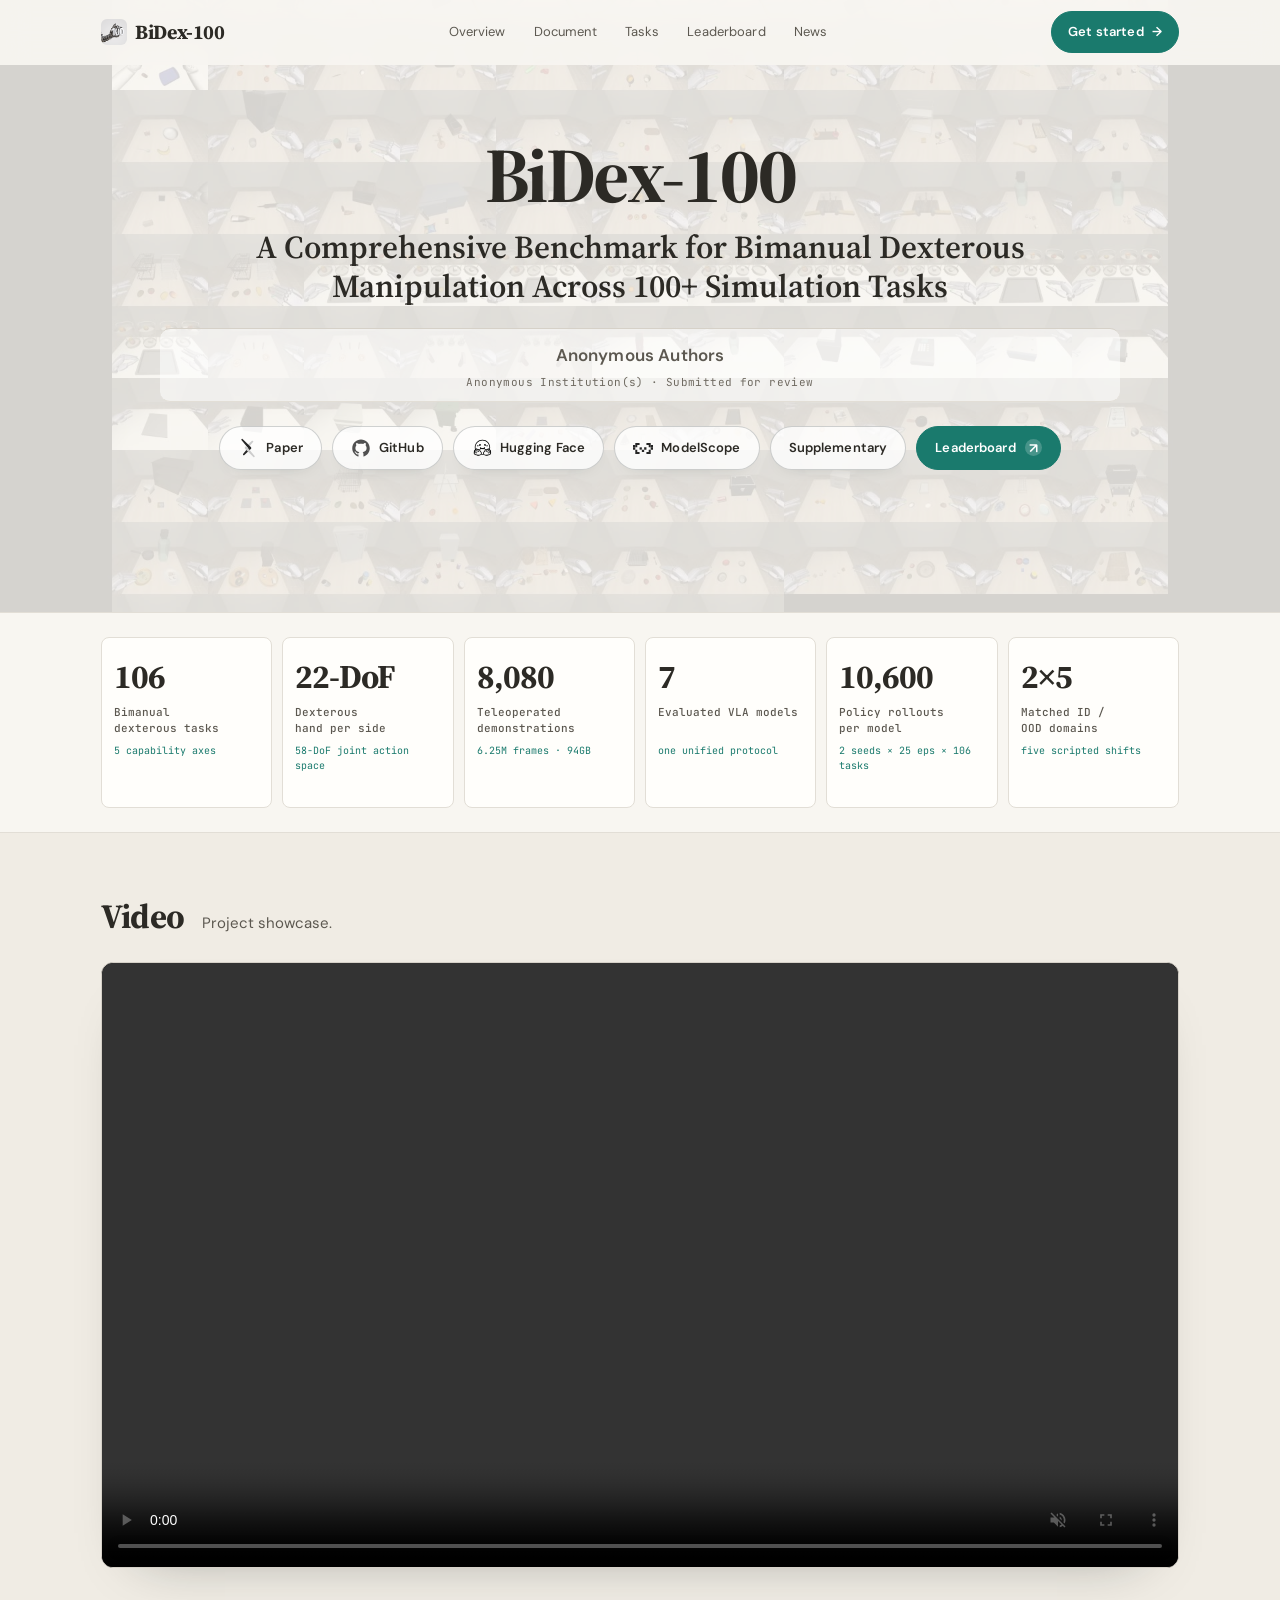
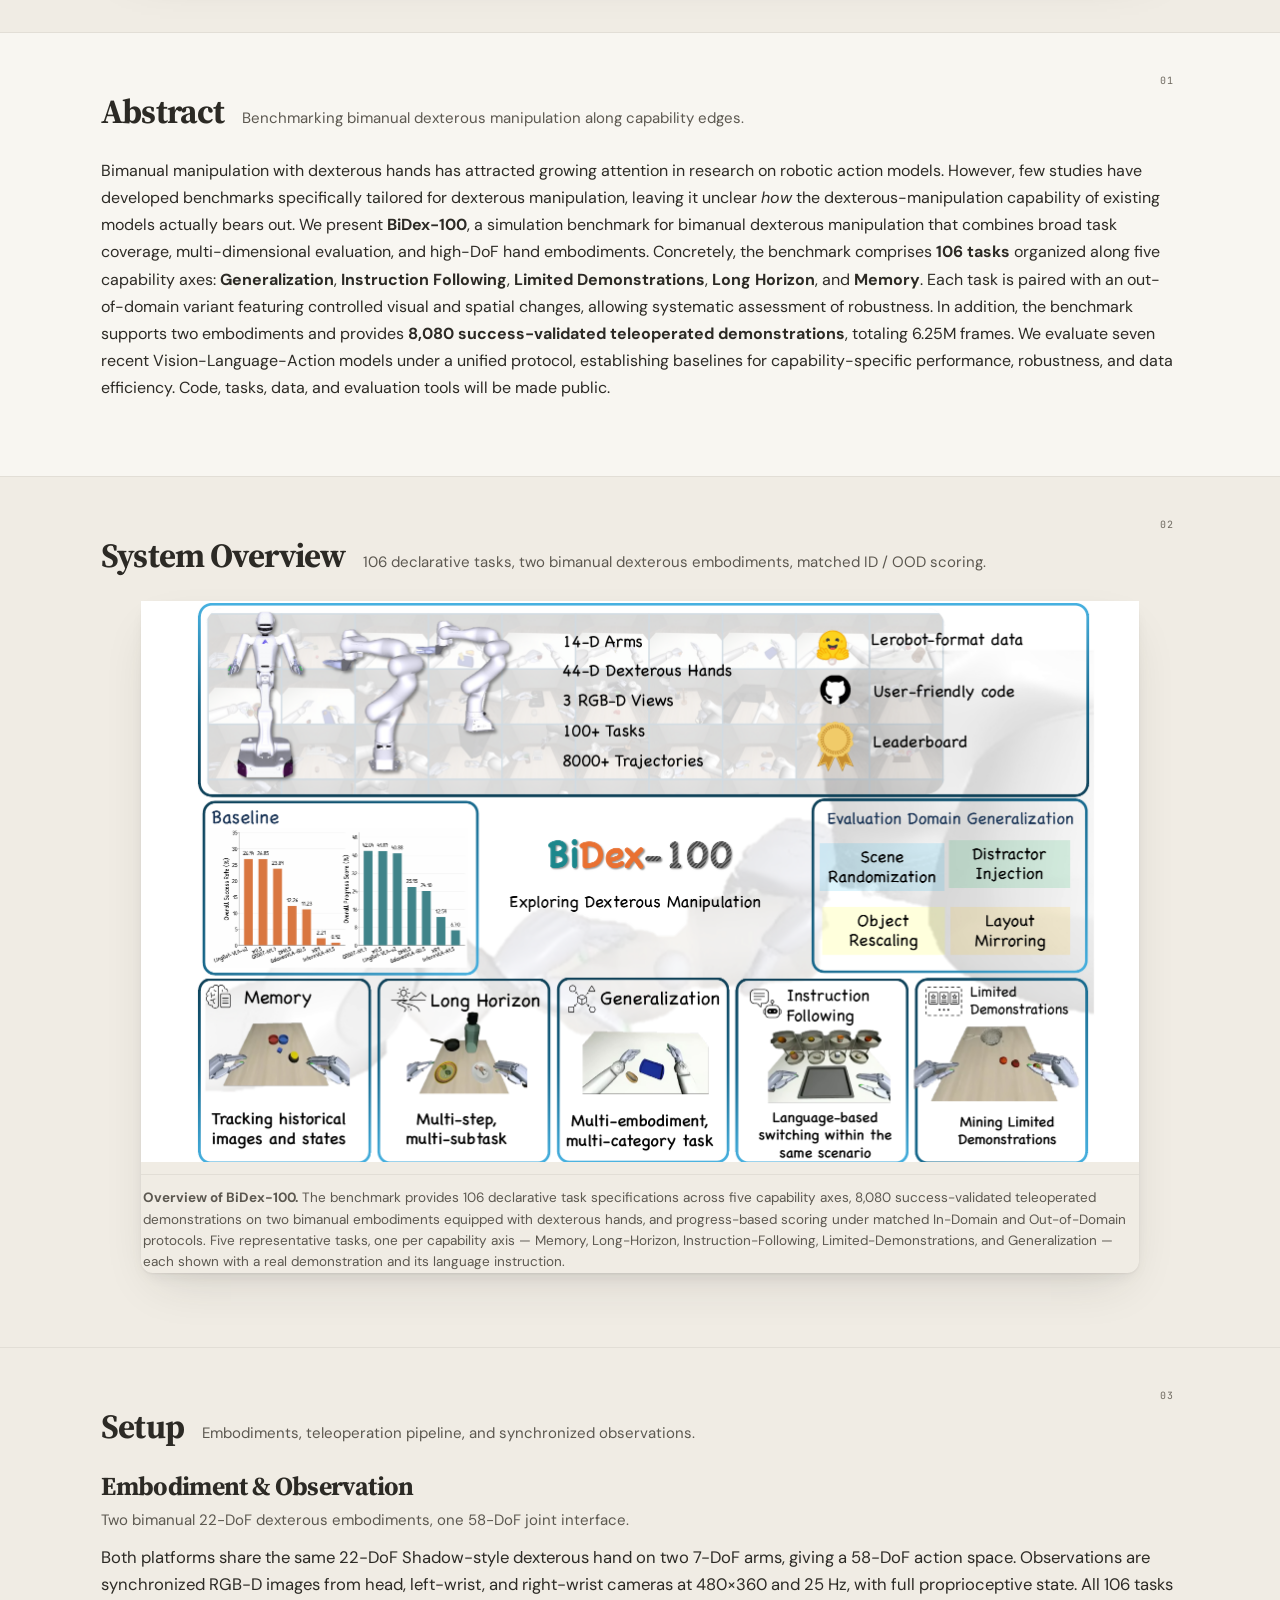
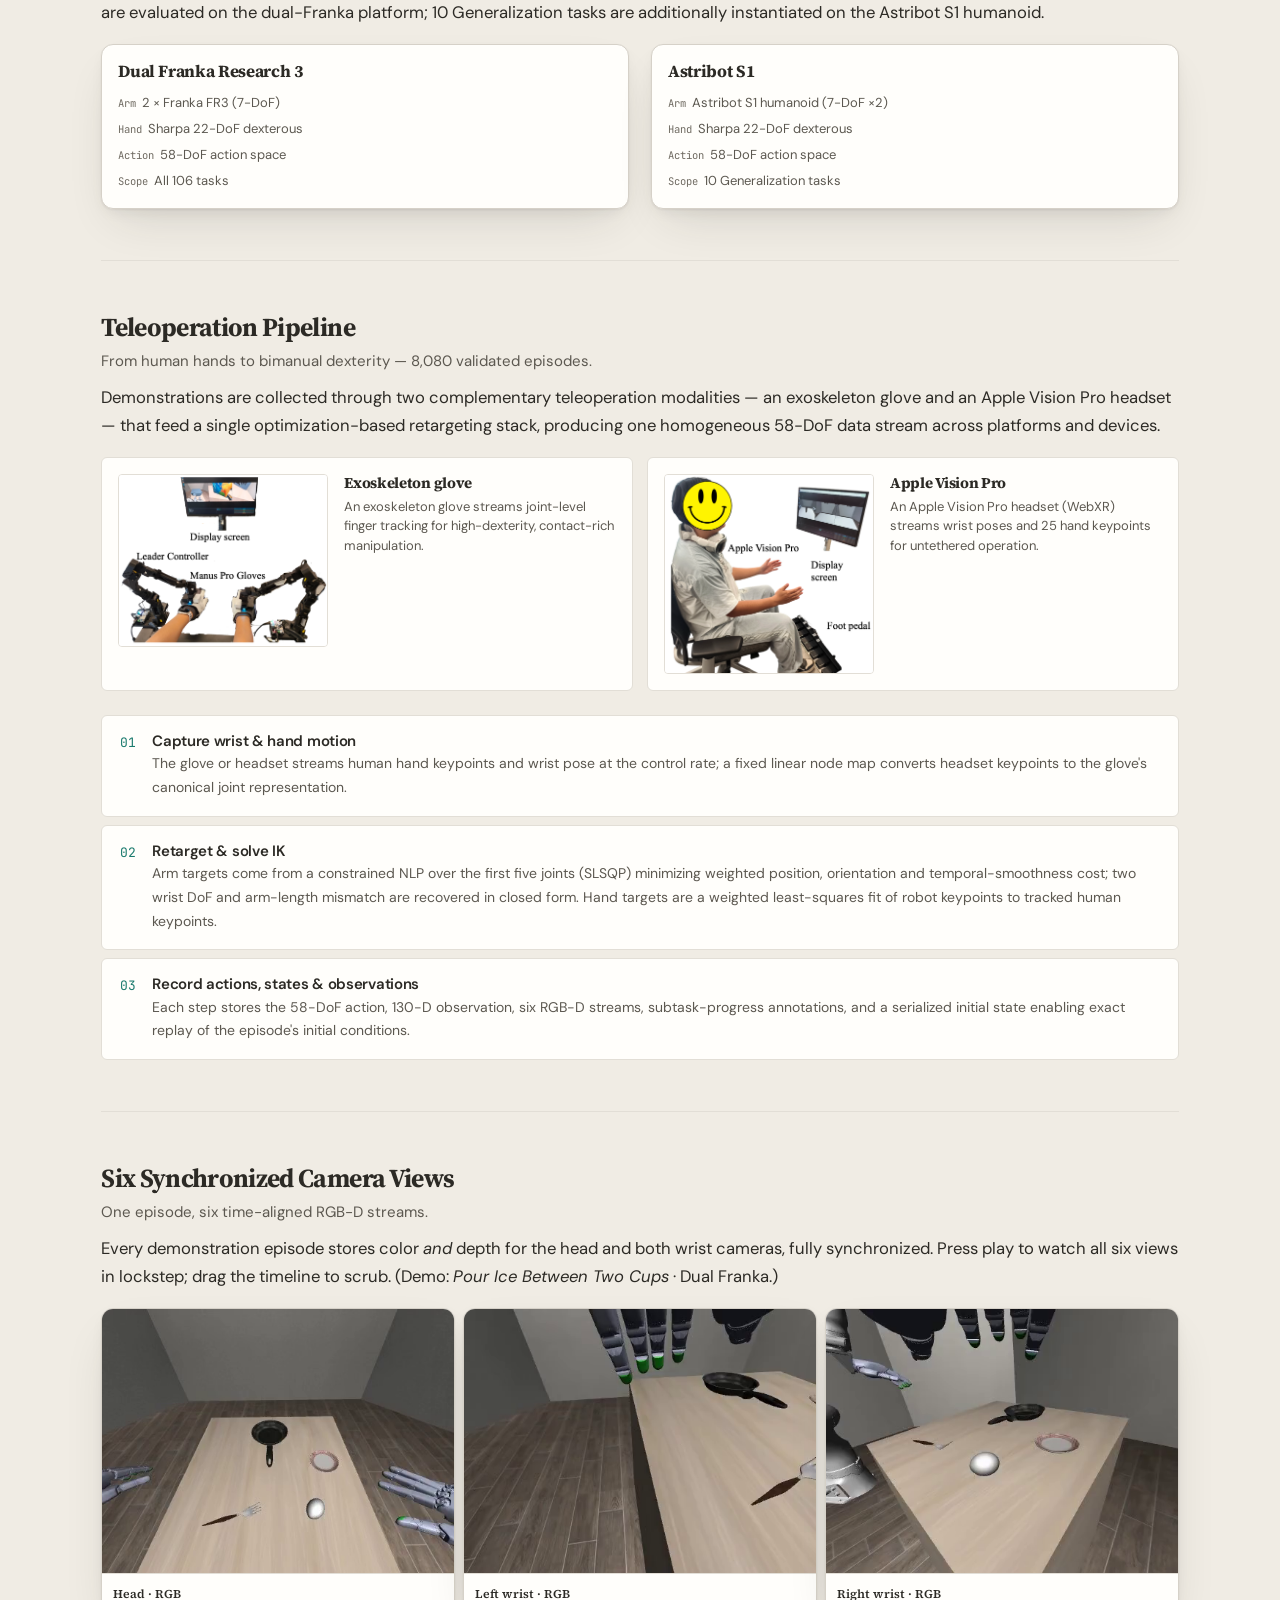
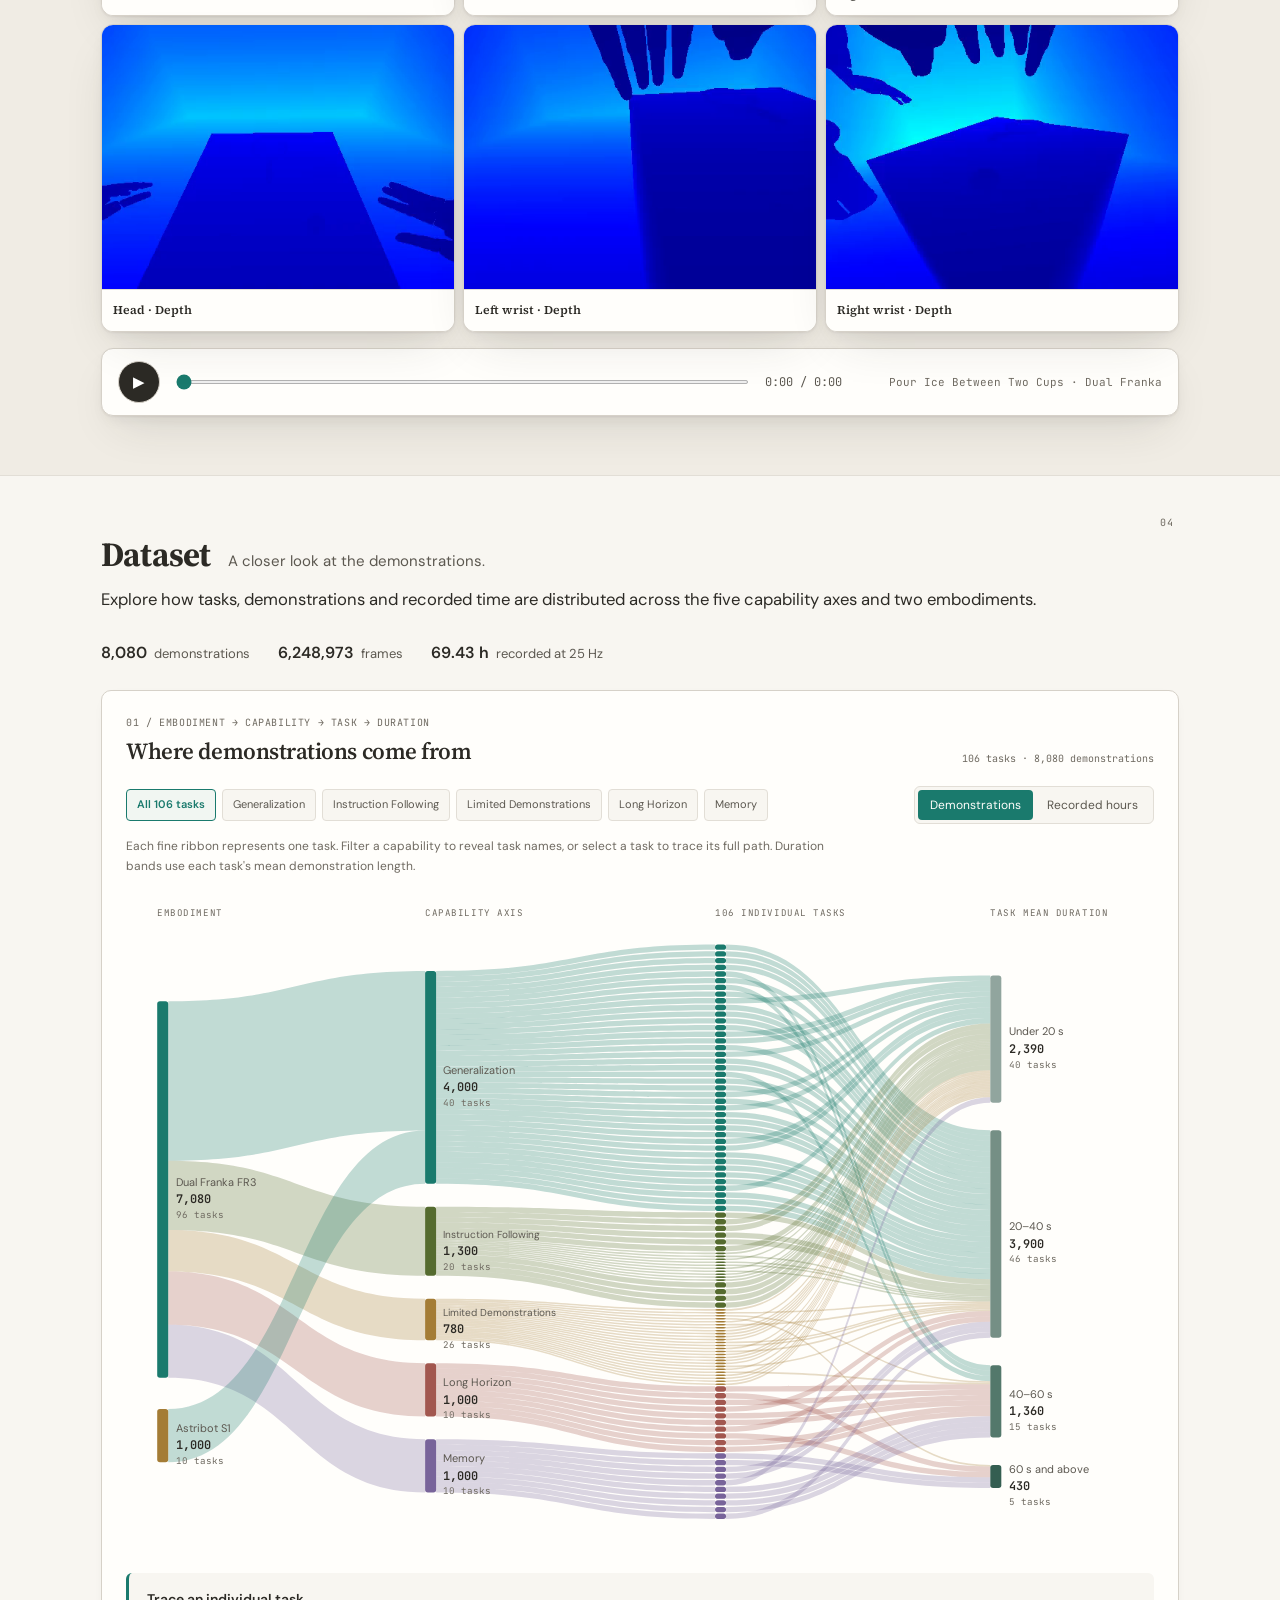
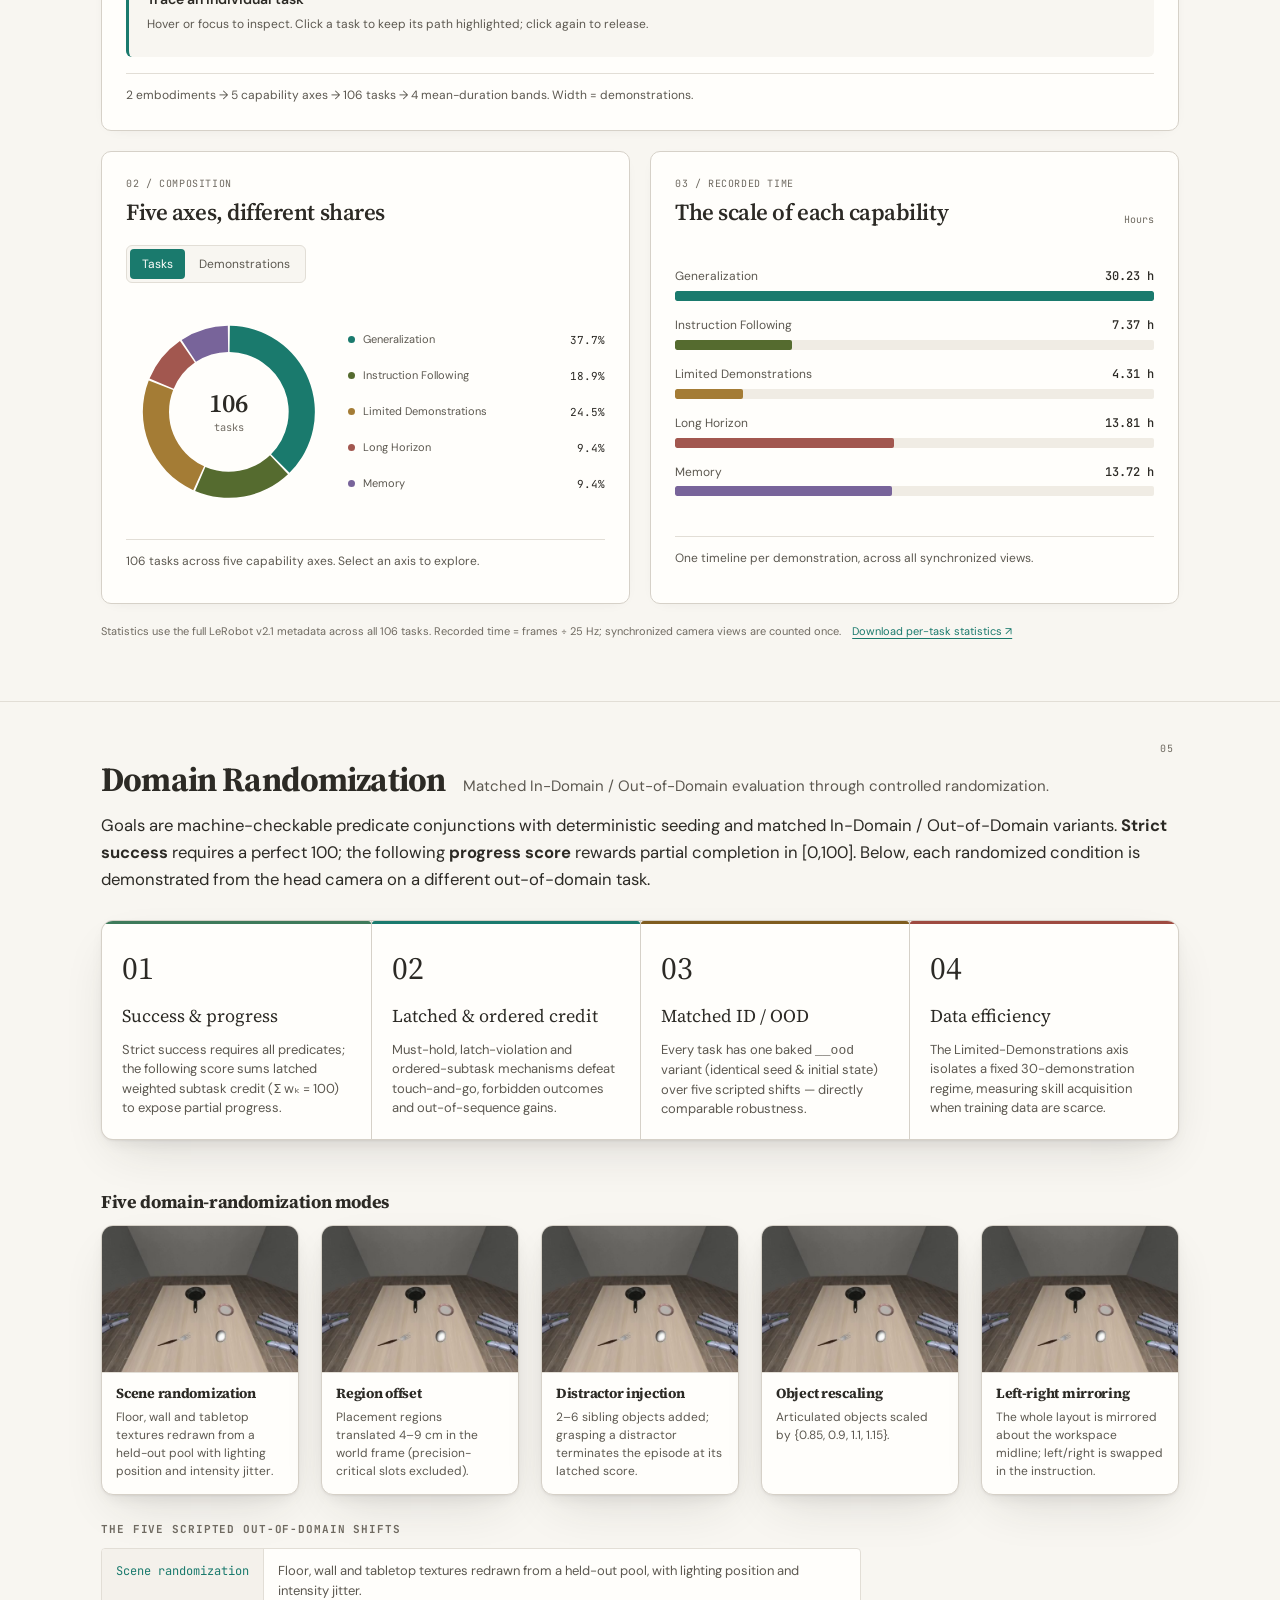
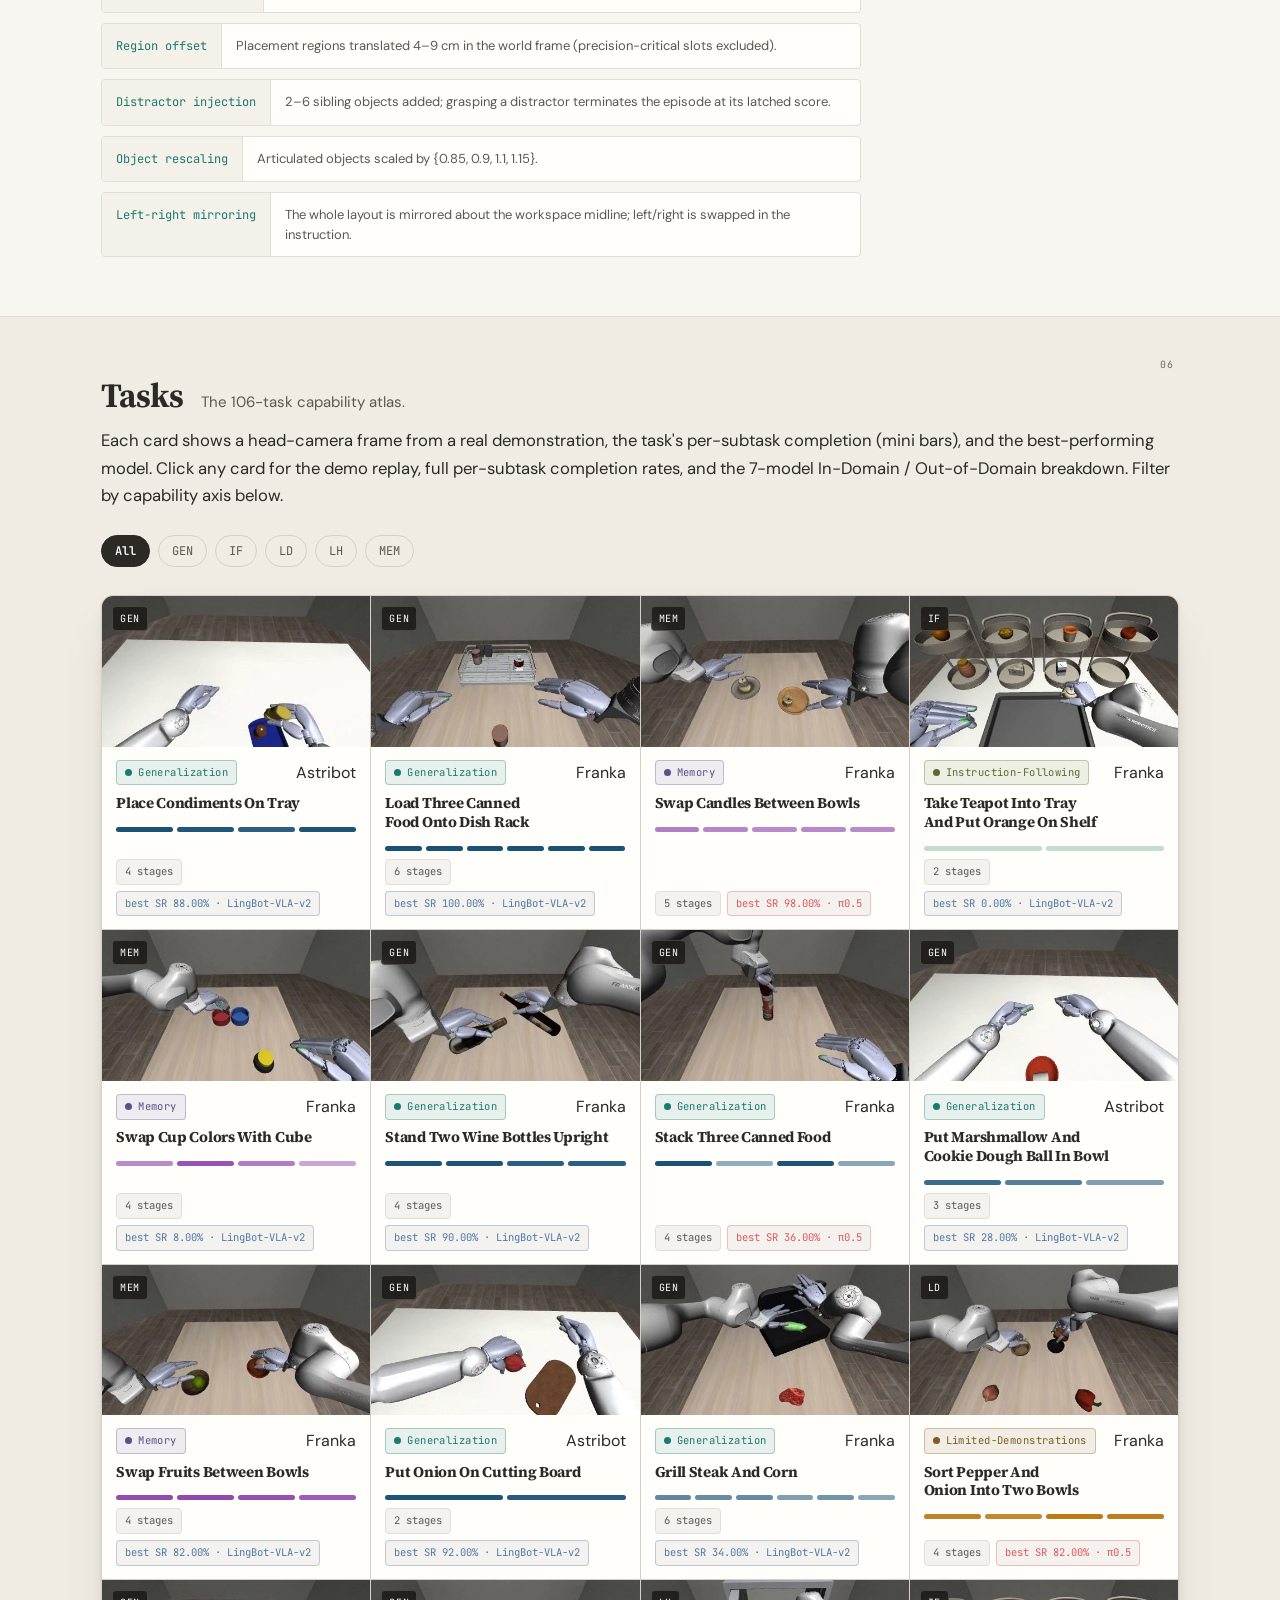
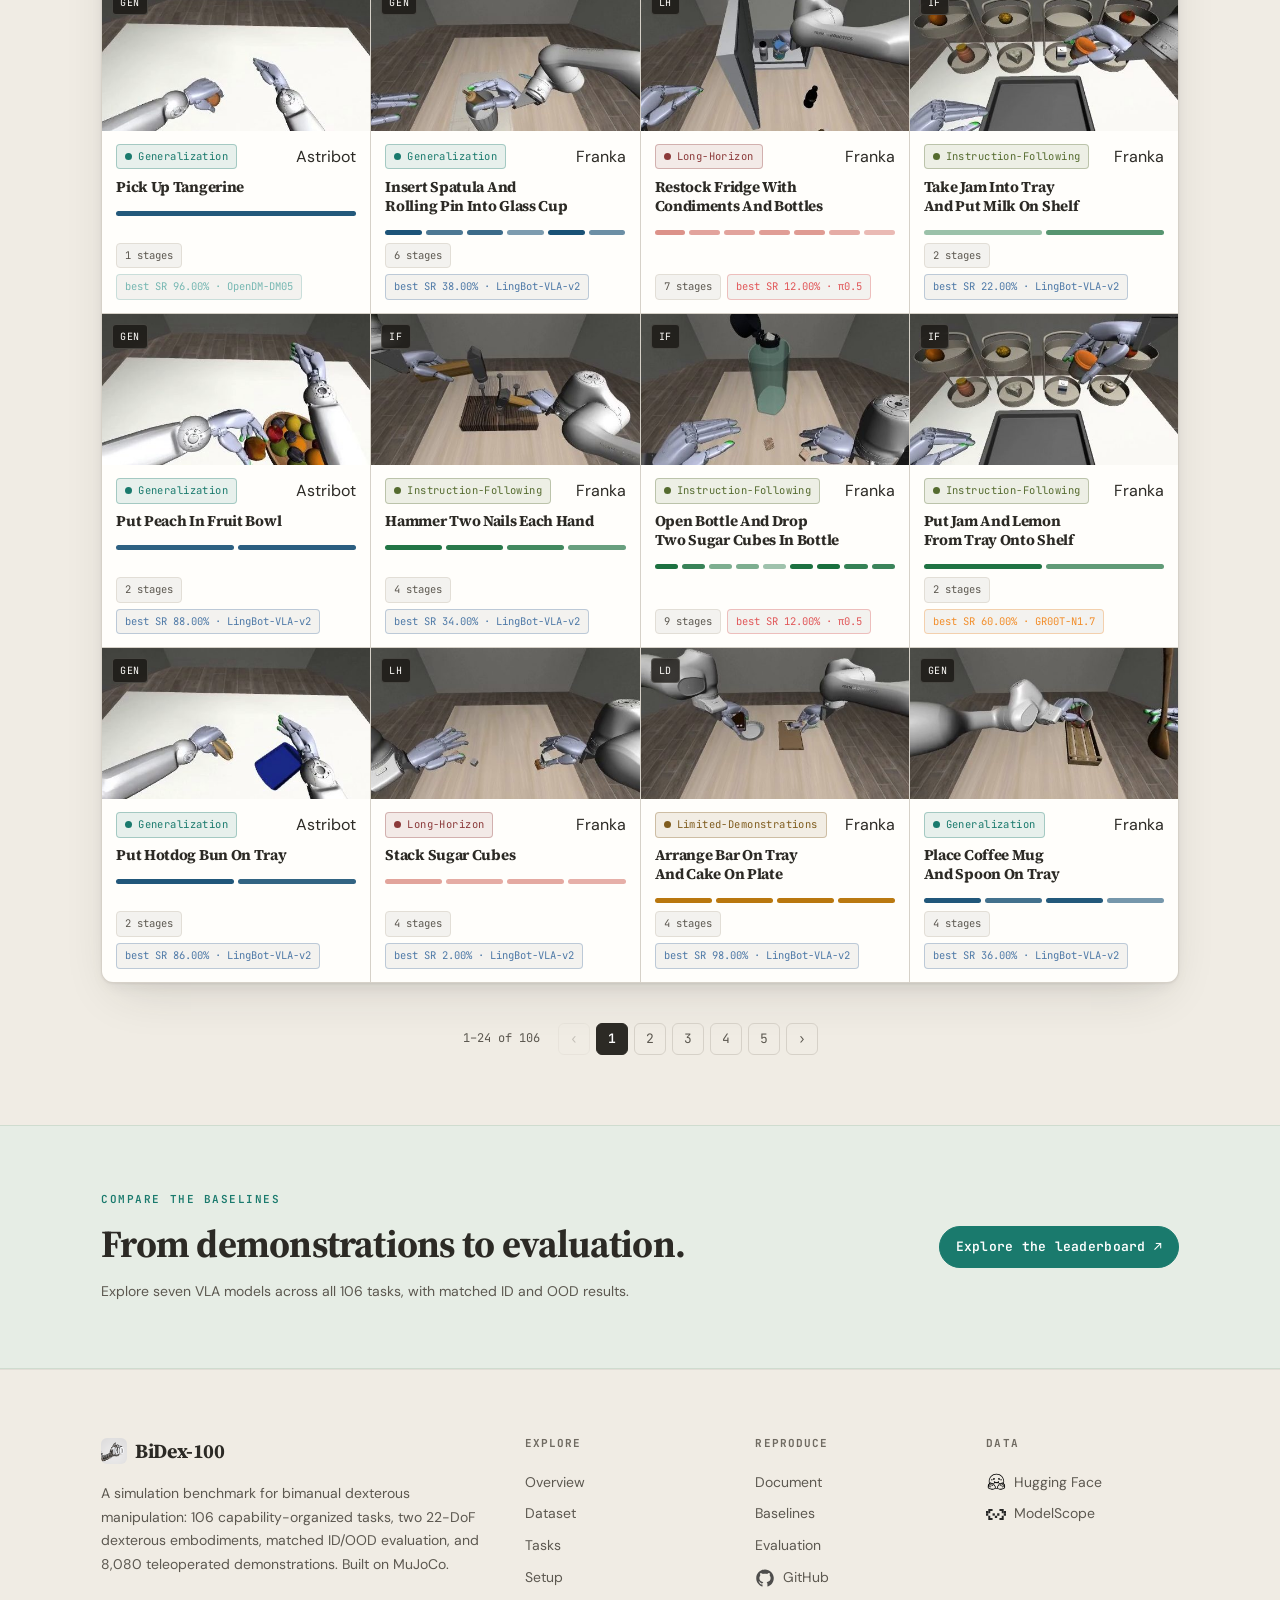
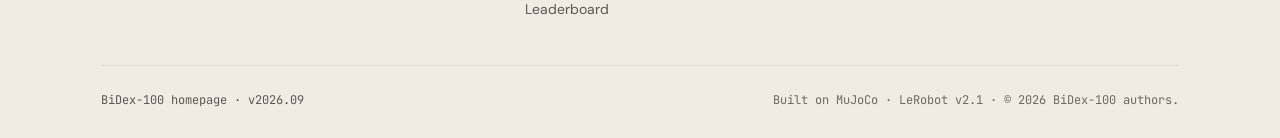
<file: index.html>
<!DOCTYPE html>
<html lang="en">
<head>
<meta charset="UTF-8">
<meta name="viewport" content="width=device-width,initial-scale=1">
<title>BiDex-100: A Comprehensive Benchmark for Bimanual Dexterous Manipulation Across 100+ Simulation Tasks</title>
<meta name="description" content="BiDex-100 is a simulation benchmark for bimanual dexterous manipulation: 106 tasks across five capability axes, two 22-DoF dexterous embodiments, 8,080 teleoperated demonstrations, matched In-Domain / Out-of-Domain evaluation, and progress-based predicate scoring. Seven recent VLA models are evaluated under one unified protocol.">
<meta property="og:title" content="BiDex-100: A Comprehensive Benchmark for Bimanual Dexterous Manipulation Across 100+ Simulation Tasks">
<meta property="og:description" content="106 tasks · 5 capability axes · two 22-DoF bimanual embodiments · 8,080 teleop demos · matched ID/OOD evaluation · 7 VLA models.">
<meta property="og:type" content="website">
<meta property="og:image" content="static/images/figures/overview.png">
<link rel="icon" href="static/images/favicon.ico" type="image/x-icon">
<link rel="icon" type="image/png" sizes="32x32" href="static/images/favicon-32.png">
<link rel="icon" type="image/png" sizes="48x48" href="static/images/favicon-48.png">
<link rel="icon" type="image/png" sizes="192x192" href="static/images/favicon-192.png">
<link rel="apple-touch-icon" sizes="180x180" href="static/images/favicon-180.png">
<link rel="apple-touch-icon" sizes="192x192" href="static/images/favicon-192.png">
<link rel="preconnect" href="https://fonts.googleapis.com">
<link rel="preconnect" href="https://fonts.gstatic.com" crossorigin>
<link href="https://fonts.googleapis.com/css2?family=DM+Sans:ital,opsz,wght@0,9..40,100..1000;1,9..40,100..1000&family=JetBrains+Mono:wght@400;500;600&family=Source+Serif+4:ital,opsz,wght@0,8..60,400..900;1,8..60,400..900&display=swap" rel="stylesheet">
<link rel="stylesheet" href="static/css/style.css">
<link rel="stylesheet" href="static/css/layout.css">
<link rel="stylesheet" href="static/css/dataset.css">
</head>
<body class="home-page">

<!-- ================= NAV ================= -->
<nav class="nav" id="nav">
  <div class="nav-inner">
    <a href="#top" class="brand" aria-label="BiDex-100 home">
      <span class="brand-text">BiDex-100</span>
    </a>
    <div class="nav-links" id="nav-links">
      <a href="#overview">Overview</a>
      <a href="document.html">Document</a>
      <a href="#get-started">Tasks</a>
      <a href="leaderboard.html">Leaderboard</a>
      <a href="leaderboard.html#news">News</a>
    </div>
    <div class="nav-cta">
      <a href="document.html" class="btn btn-primary">Get started <span class="btn-arrow" aria-hidden="true">→</span></a>
      <button class="burger" id="burger" aria-label="Open menu" aria-expanded="false"><span></span><span></span><span></span></button>
    </div>
  </div>
  <div class="nav-progress" id="nav-progress" aria-hidden="true"></div>
</nav>
<div class="drawer" id="drawer">
  <div class="drawer-head">
    <span class="brand-name">BiDex-100</span>
    <button class="drawer-close" id="drawer-close" aria-label="Close menu">×</button>
  </div>
  <a href="#overview">Overview</a>
  <a href="document.html">Document</a>
  <a href="#setup">Setup</a>
  <a href="#domain-randomization">Domain Randomization</a>
  <a href="#get-started">Tasks</a>
  <a href="leaderboard.html">Leaderboard</a>
  <a href="leaderboard.html#news">News</a>
</div>

<main id="top">

<!-- ================= HERO ================= -->
<header class="hero hero-centered hero-fullscreen" id="hero">
  <video class="hero-bg-video" id="hero-video" src="static/videos/showcase_cropped.mp4" poster="static/videos/showcase_poster.jpg" autoplay muted loop playsinline preload="auto" aria-hidden="true"></video>
  <div class="hero-bg-scrim" aria-hidden="true"></div>
  <div class="container hero-stage">
    <div class="hero-content">
      <h1 class="hero-wordmark">BiDex-100</h1>
      <p class="hero-subtitle">A Comprehensive Benchmark for Bimanual Dexterous Manipulation Across 100+ Simulation Tasks</p>
      <div class="hero-contributors" aria-label="Authors and affiliations">
        <p class="hero-author-slot">Anonymous Authors</p>
        <p class="hero-affiliation-slot">Anonymous Institution(s) · Submitted for review</p>
      </div>
      <nav class="cta" aria-label="Project resources">
        <a class="btn btn-resource" role="link" aria-disabled="true" tabindex="-1"><img class="resource-icon" src="static/images/icons/arxiv.svg" width="20" height="20" alt="" aria-hidden="true">Paper</a>
        <a class="btn btn-resource" role="link" aria-disabled="true" tabindex="-1"><img class="resource-icon" src="static/images/icons/github.svg" width="20" height="20" alt="" aria-hidden="true">GitHub</a>
        <a class="btn btn-resource" role="link" aria-disabled="true" tabindex="-1"><img class="resource-icon" src="static/images/icons/huggingface.svg" width="20" height="20" alt="" aria-hidden="true">Hugging Face</a>
        <a class="btn btn-resource" role="link" aria-disabled="true" tabindex="-1"><img class="resource-icon" src="static/images/icons/modelscope.svg" width="20" height="20" alt="" aria-hidden="true">ModelScope</a>
        <a class="btn btn-resource" href="static/pdf/BiDex_Supplementary_Material.pdf">Supplementary</a>
        <a class="btn btn-primary" href="leaderboard.html">Leaderboard <span class="btn-arrow" aria-hidden="true">↗</span></a>
      </nav>
    </div>
  </div>
</header>

<section class="stats-section" id="capabilities" aria-label="Benchmark statistics">
  <div class="container">
    <div class="stats-grid" id="stats-grid"></div>
  </div>
</section>

<!-- ================= PROJECT VIDEO ================= -->
<section class="video-placeholder" id="video">
  <div class="container hero-banner">
    <div class="section-head">
      <p class="eyebrow">Video</p>
      <h2>Project showcase.</h2>
    </div>
    <figure class="hero-evidence">
      <div class="hero-evidence-frame">
        <video class="video-showcase-video" src="static/videos/video_compressed.mp4" autoplay muted loop playsinline preload="metadata" controls aria-label="BiDex-100 project showcase"></video>
      </div>
    </figure>
  </div>
</section>

<!-- ================= ABSTRACT ================= -->
<section class="section evidence-band evidence-band--paper" id="abstract" data-section-index="01">
  <div class="container">
    <div class="section-head">
      <p class="eyebrow">Abstract</p>
      <h2>Benchmarking bimanual dexterous manipulation along capability edges.</h2>
    </div>
    <p class="abstract-text">Bimanual manipulation with dexterous hands has attracted growing attention in research on robotic action models. However, few studies have developed benchmarks specifically tailored for dexterous manipulation, leaving it unclear <i>how</i> the dexterous-manipulation capability of existing models actually bears out. We present <b>BiDex-100</b>, a simulation benchmark for bimanual dexterous manipulation that combines broad task coverage, multi-dimensional evaluation, and high-DoF hand embodiments. Concretely, the benchmark comprises <b>106 tasks</b> organized along five capability axes: <b>Generalization</b>, <b>Instruction Following</b>, <b>Limited Demonstrations</b>, <b>Long Horizon</b>, and <b>Memory</b>. Each task is paired with an out-of-domain variant featuring controlled visual and spatial changes, allowing systematic assessment of robustness. In addition, the benchmark supports two embodiments and provides <b>8,080 success-validated teleoperated demonstrations</b>, totaling 6.25M frames. We evaluate seven recent Vision-Language-Action models under a unified protocol, establishing baselines for capability-specific performance, robustness, and data efficiency. Code, tasks, data, and evaluation tools will be made public.</p>
  </div>
</section>

<!-- ================= SYSTEM OVERVIEW ================= -->
<section class="section overview-fig evidence-band evidence-band--figure" id="overview" data-section-index="02">
  <div class="container">
    <div class="section-head">
      <p class="eyebrow">System Overview</p>
      <h2>106 declarative tasks, two bimanual dexterous embodiments, matched ID / OOD scoring.</h2>
    </div>
    <figure class="overview-frame">
      <img src="static/images/figures/overview.png" alt="BiDex-100 overview: 106 tasks across five capability axes, two bimanual 22-DoF dexterous embodiments, 8,080 demonstrations, and matched In-Domain / Out-of-Domain evaluation with progress-based scoring." fetchpriority="high">
      <figcaption class="evidence-caption"><b>Overview of BiDex-100.</b> The benchmark provides 106 declarative task specifications across five capability axes, 8,080 success-validated teleoperated demonstrations on two bimanual embodiments equipped with dexterous hands, and progress-based scoring under matched In-Domain and Out-of-Domain protocols. Five representative tasks, one per capability axis — Memory, Long-Horizon, Instruction-Following, Limited-Demonstrations, and Generalization — each shown with a real demonstration and its language instruction.</figcaption>
    </figure>
  </div>
</section>


<!-- ================= SETUP ================= -->
<section class="section evidence-band" id="setup" data-section-index="03">
  <div class="container">
    <div class="section-head">
      <p class="eyebrow">Setup</p>
      <h2>Embodiments, teleoperation pipeline, and synchronized observations.</h2>
    </div>

    <div class="setup-grid">
      <!-- Embodiment & Observation -->
      <div class="setup-sub" id="setup-embodiments">
        <div class="section-head">
          <p class="eyebrow">Embodiment & Observation</p>
          <h2>Two bimanual 22-DoF dexterous embodiments, one 58-DoF joint interface.</h2>
          <p class="lead">Both platforms share the same 22-DoF Shadow-style dexterous hand on two 7-DoF arms, giving a 58-DoF action space. Observations are synchronized RGB-D images from head, left-wrist, and right-wrist cameras at 480×360 and 25 Hz, with full proprioceptive state. All 106 tasks are evaluated on the dual-Franka platform; 10 Generalization tasks are additionally instantiated on the Astribot S1 humanoid.</p>
        </div>
        <div class="emb-grid" id="emb-grid"></div>
      </div>

      <!-- Teleoperation Pipeline -->
      <div class="setup-sub" id="setup-teleop">
        <div class="section-head">
          <p class="eyebrow">Teleoperation Pipeline</p>
          <h2>From human hands to bimanual dexterity — 8,080 validated episodes.</h2>
          <p class="lead">Demonstrations are collected through two complementary teleoperation modalities — an exoskeleton glove and an Apple Vision Pro headset — that feed a single optimization-based retargeting stack, producing one homogeneous 58-DoF data stream across platforms and devices.</p>
        </div>
        <div class="teleop-mod" id="teleop-mod">
          <div class="tm tm--media">
            <span class="tm-thumb"><img src="static/images/figures/teleop_factr.png" alt="Exoskeleton glove: joint-level finger tracking teleoperation pipeline used in BiDex-100" loading="lazy"></span>
            <span class="tm-body"><h4>Exoskeleton glove</h4><p>An exoskeleton glove streams joint-level finger tracking for high-dexterity, contact-rich manipulation.</p></span>
          </div>
          <div class="tm tm--media">
            <span class="tm-thumb"><img src="static/images/figures/teleop_avp.png" alt="Apple Vision Pro WebXR teleoperation pipeline used in BiDex-100" loading="lazy"></span>
            <span class="tm-body"><h4>Apple Vision Pro</h4><p>An Apple Vision Pro headset (WebXR) streams wrist poses and 25 hand keypoints for untethered operation.</p></span>
          </div>
        </div>
        <div class="teleop-steps">
          <div class="teleop-step"><div><h4>Capture wrist & hand motion</h4><p>The glove or headset streams human hand keypoints and wrist pose at the control rate; a fixed linear node map converts headset keypoints to the glove's canonical joint representation.</p></div></div>
          <div class="teleop-step"><div><h4>Retarget & solve IK</h4><p>Arm targets come from a constrained NLP over the first five joints (SLSQP) minimizing weighted position, orientation and temporal-smoothness cost; two wrist DoF and arm-length mismatch are recovered in closed form. Hand targets are a weighted least-squares fit of robot keypoints to tracked human keypoints.</p></div></div>
          <div class="teleop-step"><div><h4>Record actions, states & observations</h4><p>Each step stores the 58-DoF action, 130-D observation, six RGB-D streams, subtask-progress annotations, and a serialized initial state enabling exact replay of the episode's initial conditions.</p></div></div>
        </div>
      </div>

      <!-- Six Synchronized Camera Views -->
      <div class="setup-sub" id="setup-views">
        <div class="section-head">
          <p class="eyebrow">Six Synchronized Camera Views</p>
          <h2>One episode, six time-aligned RGB-D streams.</h2>
          <p class="lead">Every demonstration episode stores color <em>and</em> depth for the head and both wrist cameras, fully synchronized. Press play to watch all six views in lockstep; drag the timeline to scrub. (Demo: <i>Pour Ice Between Two Cups</i> · Dual Franka.)</p>
        </div>
        <div class="modalplayer" data-modalplayer data-manifest="static/videos/modal/manifest.json">
          <div class="modal-grid"></div>
          <div class="mp-ctrl">
            <button class="mp-play" type="button" aria-label="Play synchronized views">▶</button>
            <input type="range" class="mp-seek" min="0" max="1000" value="0" aria-label="Episode timeline scrubber">
            <span class="mp-frame">0:00 / 0:00</span>
            <span class="mp-ep">Pour Ice Between Two Cups · Dual Franka</span>
          </div>
        </div>
      </div>
    </div>
  </div>
</section>

<!-- ================= DATASET ================= -->
<section class="section evidence-band dataset-section" id="dataset" data-section-index="04" aria-labelledby="dataset-heading">
  <div class="container">
    <div class="section-head">
      <p class="eyebrow">Dataset</p>
      <h2 id="dataset-heading">A closer look at the demonstrations.</h2>
      <p class="lead">Explore how tasks, demonstrations and recorded time are distributed across the five capability axes and two embodiments.</p>
    </div>
    <div class="dataset-facts" aria-label="Dataset totals"><span><b>8,080</b> demonstrations</span><span><b>6,248,973</b> frames</span><span><b>69.43 h</b> recorded at 25 Hz</span></div>
    <div class="dataset-grid" id="dataset-charts" aria-busy="true">
      <article class="dataset-card dataset-card--flow" aria-labelledby="flow-heading">
        <div class="dataset-card-head"><div><p class="dataset-kicker">01 / Embodiment → capability → task → duration</p><h3 id="flow-heading">Where demonstrations come from</h3></div><span class="dataset-unit" id="flow-visible-total">106 tasks · 8,080 demonstrations</span></div>
        <div class="flow-controls">
          <div class="flow-axis-filters" role="group" aria-label="Sankey capability filter"><button type="button" data-flow-axis="all" aria-pressed="true">All 106 tasks</button><button type="button" data-flow-axis="Generalization" aria-pressed="false">Generalization</button><button type="button" data-flow-axis="Instruction_Following" aria-pressed="false">Instruction Following</button><button type="button" data-flow-axis="Limited_Demonstrations" aria-pressed="false">Limited Demonstrations</button><button type="button" data-flow-axis="Long_Horizon" aria-pressed="false">Long Horizon</button><button type="button" data-flow-axis="Memory" aria-pressed="false">Memory</button></div>
          <div class="dataset-toggle flow-weight-toggle" role="group" aria-label="Sankey flow width"><button type="button" data-flow-weight="demonstrations" aria-pressed="true">Demonstrations</button><button type="button" data-flow-weight="hours" aria-pressed="false">Recorded hours</button></div>
        </div>
        <p class="flow-explainer">Each fine ribbon represents one task. Filter a capability to reveal task names, or select a task to trace its full path. Duration bands use each task's mean demonstration length.</p>
        <p class="flow-scroll-hint">Swipe horizontally to explore all four stages →</p>
        <div class="dataset-flow" id="dataset-flow" tabindex="0" role="region" aria-label="Scrollable four-stage dataset Sankey"></div>
        <div class="flow-task-detail"><strong id="flow-task-name">Trace an individual task</strong><span id="flow-task-stats">Hover or focus to inspect a task.</span></div>
        <p class="dataset-readout" id="flow-readout" aria-live="polite">Hover or focus on a flow to explore its demonstrations.</p>
      </article>
      <article class="dataset-card" aria-labelledby="composition-heading">
        <div class="dataset-card-head"><div><p class="dataset-kicker">02 / Composition</p><h3 id="composition-heading">Five axes, different shares</h3></div></div>
        <div class="dataset-toggle" role="group" aria-label="Composition metric"><button type="button" data-dataset-metric="tasks" aria-pressed="true">Tasks</button><button type="button" data-dataset-metric="demonstrations" aria-pressed="false">Demonstrations</button></div>
        <div class="dataset-donut-wrap"><div id="dataset-donut"></div><div class="dataset-legend" id="dataset-legend"></div></div>
        <p class="dataset-readout" id="composition-readout" aria-live="polite">Select an axis to see its share of the dataset.</p>
      </article>
      <article class="dataset-card" aria-labelledby="time-heading">
        <div class="dataset-card-head"><div><p class="dataset-kicker">03 / Recorded time</p><h3 id="time-heading">The scale of each capability</h3></div><span class="dataset-unit">Hours</span></div>
        <div class="dataset-bars" id="dataset-bars"></div>
        <p class="dataset-readout" id="time-readout" aria-live="polite">One timeline per demonstration, across all synchronized views.</p>
      </article>
    </div>
    <p class="dataset-source" id="dataset-source">Statistics use the full LeRobot v2.1 metadata across all 106 tasks. Recorded time = frames ÷ 25 Hz; synchronized camera views are counted once. <a href="static/data/dataset-statistics.csv" download>Download per-task statistics ↗</a></p>
    <noscript><p>106 tasks · 8,080 demonstrations · 6,248,973 frames · 69.43 recorded hours. <a href="static/data/dataset-statistics.csv">View the per-task statistics.</a></p></noscript>
  </div>
</section>

<!-- ================= DOMAIN RANDOMIZATION ================= -->
<section class="section evidence-band evidence-band--protocol" id="domain-randomization" data-section-index="05">
  <div class="container">
    <div class="section-head">
      <p class="eyebrow">Domain Randomization</p>
      <h2>Matched In-Domain / Out-of-Domain evaluation through controlled randomization.</h2>
      <p class="lead">Goals are machine-checkable predicate conjunctions with deterministic seeding and matched In-Domain / Out-of-Domain variants. <b>Strict success</b> requires a perfect 100; the following <b>progress score</b> rewards partial completion in [0,100]. Below, each randomized condition is demonstrated from the head camera on a different out-of-domain task.</p>
    </div>
    <div class="eval-tiers">
      <div class="eval-tier"><div class="top-bar" style="background:var(--green);"></div><div class="num">01</div><div class="n">Success & progress</div><div class="d">Strict success requires all predicates; the following score sums latched weighted subtask credit (Σ wₖ = 100) to expose partial progress.</div></div>
      <div class="eval-tier"><div class="top-bar" style="background:var(--accent);"></div><div class="num">02</div><div class="n">Latched & ordered credit</div><div class="d">Must-hold, latch-violation and ordered-subtask mechanisms defeat touch-and-go, forbidden outcomes and out-of-sequence gains.</div></div>
      <div class="eval-tier"><div class="top-bar" style="background:var(--amber);"></div><div class="num">03</div><div class="n">Matched ID / OOD</div><div class="d">Every task has one baked <code>__ood</code> variant (identical seed & initial state) over five scripted shifts — directly comparable robustness.</div></div>
      <div class="eval-tier"><div class="top-bar" style="background:var(--brick);"></div><div class="num">04</div><div class="n">Data efficiency</div><div class="d">The Limited-Demonstrations axis isolates a fixed 30-demonstration regime, measuring skill acquisition when training data are scarce.</div></div>
    </div>

    <div style="margin-top:clamp(32px,4vw,52px);">
      <h4 class="lb-title">Five domain-randomization modes</h4>
      <div class="dr-grid" id="dr-grid"></div>
    </div>

    <div style="margin-top:28px">
      <h4 style="font-family:var(--mono);font-size:11px;letter-spacing:.08em;text-transform:uppercase;color:var(--text-faint);margin:0 0 12px">The five scripted out-of-domain shifts</h4>
      <div class="shift-list">
        <div class="sh"><span class="nn">Scene randomization</span><span class="dd">Floor, wall and tabletop textures redrawn from a held-out pool, with lighting position and intensity jitter.</span></div>
        <div class="sh"><span class="nn">Region offset</span><span class="dd">Placement regions translated 4–9 cm in the world frame (precision-critical slots excluded).</span></div>
        <div class="sh"><span class="nn">Distractor injection</span><span class="dd">2–6 sibling objects added; grasping a distractor terminates the episode at its latched score.</span></div>
        <div class="sh"><span class="nn">Object rescaling</span><span class="dd">Articulated objects scaled by {0.85, 0.9, 1.1, 1.15}.</span></div>
        <div class="sh"><span class="nn">Left-right mirroring</span><span class="dd">The whole layout is mirrored about the workspace midline; left/right is swapped in the instruction.</span></div>
      </div>
    </div>
  </div>
</section>

<!-- ================= GET STARTED ================= -->
<section class="section evidence-band evidence-band--atlas" id="get-started" data-section-index="06">
  <div class="container">
    <div class="section-head">
      <p class="eyebrow">Tasks</p>
      <h2>The 106-task capability atlas.</h2>
      <p class="lead">Each card shows a head-camera frame from a real demonstration, the task's per-subtask completion (mini bars), and the best-performing model. Click any card for the demo replay, full per-subtask completion rates, and the 7-model In-Domain / Out-of-Domain breakdown. Filter by capability axis below.</p>
    </div>
    <div class="task-rail" id="task-filters" role="tablist" aria-label="Task filter"></div>
    <div class="task-grid" id="all-tasks"></div>
  </div>
</section>

<section class="results-invitation">
  <div class="container">
    <div><p class="eyebrow">Compare the baselines</p><h2>From demonstrations to evaluation.</h2><p>Explore seven VLA models across all 106 tasks, with matched ID and OOD results.</p></div>
    <a class="btn btn-primary" href="leaderboard.html">Explore the leaderboard <span aria-hidden="true">↗</span></a>
  </div>
</section>

</main>

<!-- ================= FOOTER ================= -->
<footer class="footer" id="contact">
  <div class="container">
    <div class="footer-grid">
      <div>
        <div class="brand" style="margin-bottom:14px;"><span class="brand-text">BiDex-100</span></div>
        <p class="dim" style="max-width:42ch; font-size:14px;">A simulation benchmark for bimanual dexterous manipulation: 106 capability-organized tasks, two 22-DoF dexterous embodiments, matched ID/OOD evaluation, and 8,080 teleoperated demonstrations. Built on MuJoCo.</p>
      </div>
      <div>
        <h5>Explore</h5>
        <a href="#overview">Overview</a>
        <a href="#dataset">Dataset</a>
        <a href="#get-started">Tasks</a>
        <a href="#setup">Setup</a>
        <a href="leaderboard.html">Leaderboard</a>
      </div>
      <div>
        <h5>Reproduce</h5>
        <a href="document.html">Document</a>
        <a href="leaderboard.html">Baselines</a>
        <a href="#domain-randomization">Evaluation</a>
        <a class="resource-link" role="link" aria-disabled="true" tabindex="-1"><img class="resource-icon" src="static/images/icons/github.svg" width="20" height="20" alt="" aria-hidden="true">GitHub</a>
      </div>
      <div>
        <h5>Data</h5>
        <a class="resource-link" role="link" aria-disabled="true" tabindex="-1"><img class="resource-icon" src="static/images/icons/huggingface.svg" width="20" height="20" alt="" aria-hidden="true">Hugging Face</a>
        <a class="resource-link" role="link" aria-disabled="true" tabindex="-1"><img class="resource-icon" src="static/images/icons/modelscope.svg" width="20" height="20" alt="" aria-hidden="true">ModelScope</a>
      </div>
    </div>
    <div class="footer-bottom">
      <span class="ver">BiDex-100 homepage · v2026.09</span>
      <span>Built on MuJoCo · LeRobot v2.1 · © 2026 BiDex-100 authors.</span>
    </div>
  </div>
</footer>


<script src="static/js/data.js"></script>
<script type="application/json" id="modal-manifest">{"video_dir": "static/videos/modal"}</script>
<script src="static/js/app.js"></script>
<script src="static/js/dataset.js"></script>
</body>
</html>
</file>
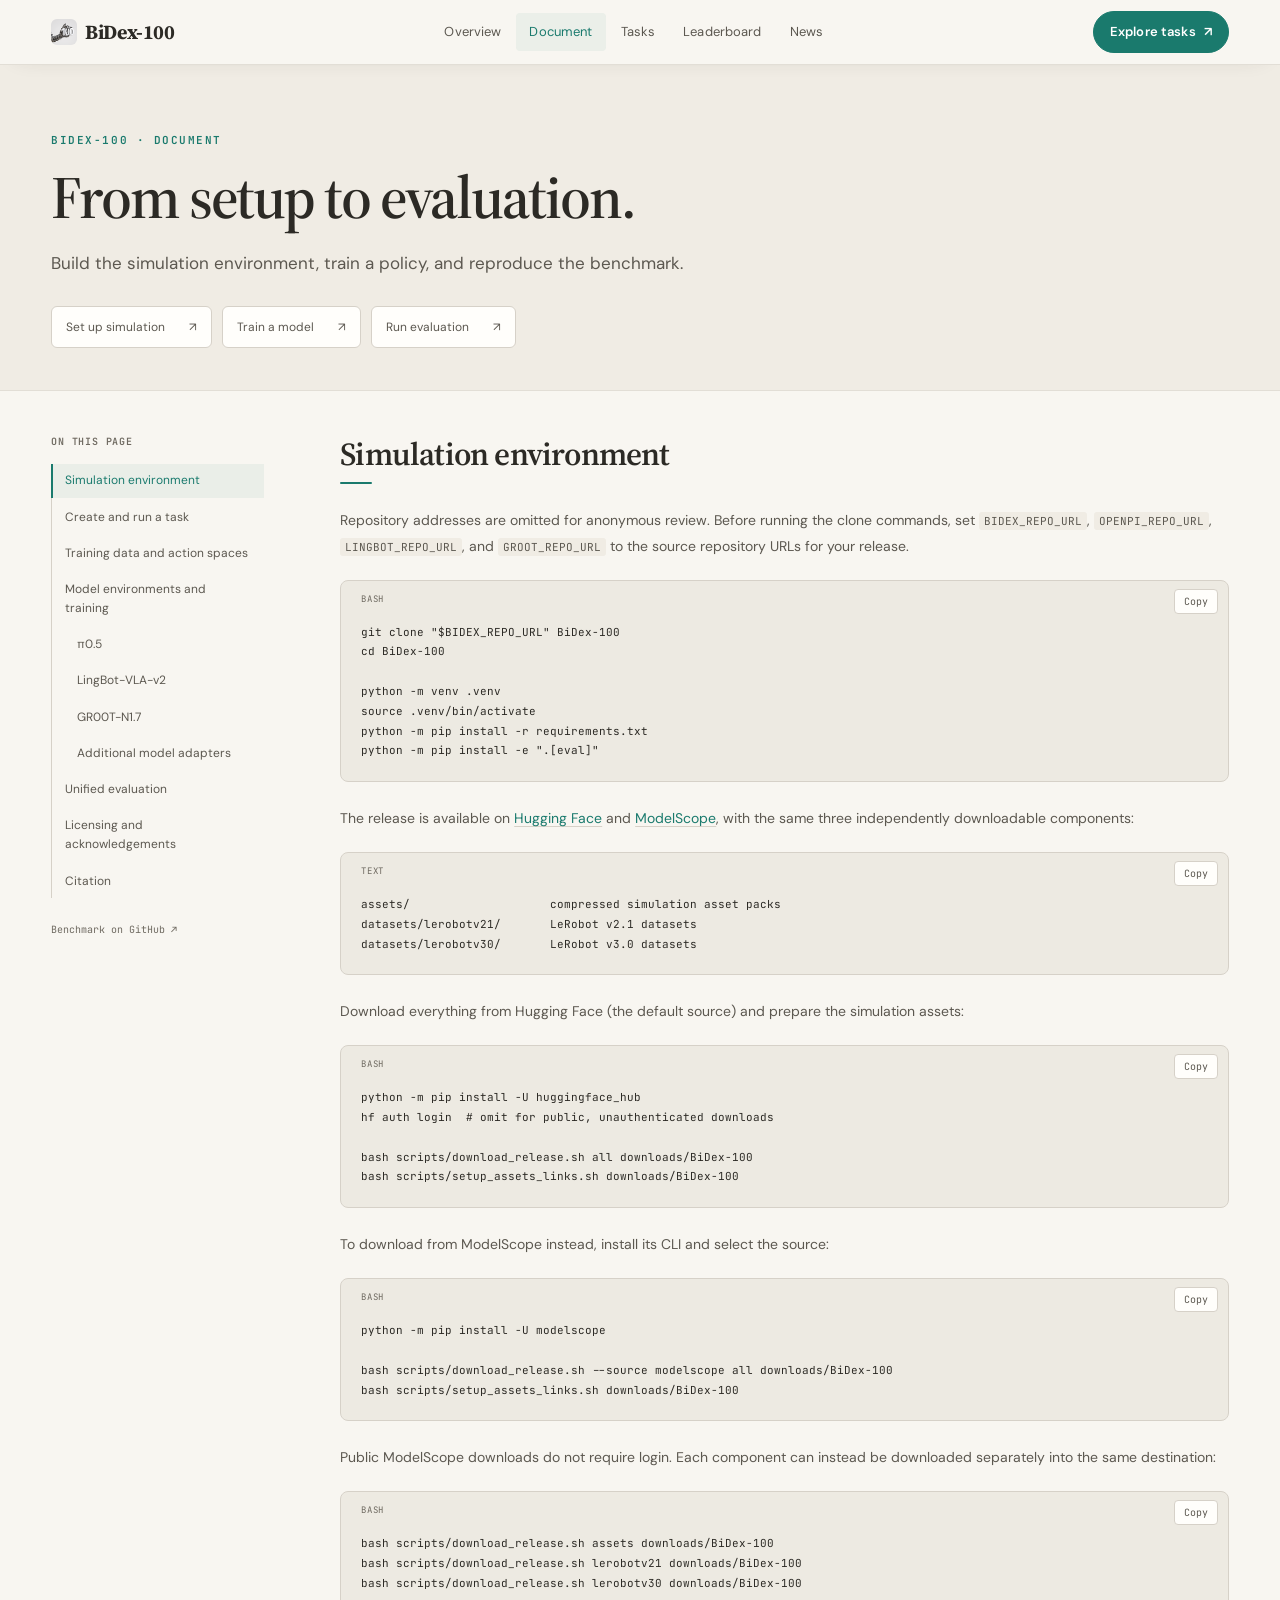
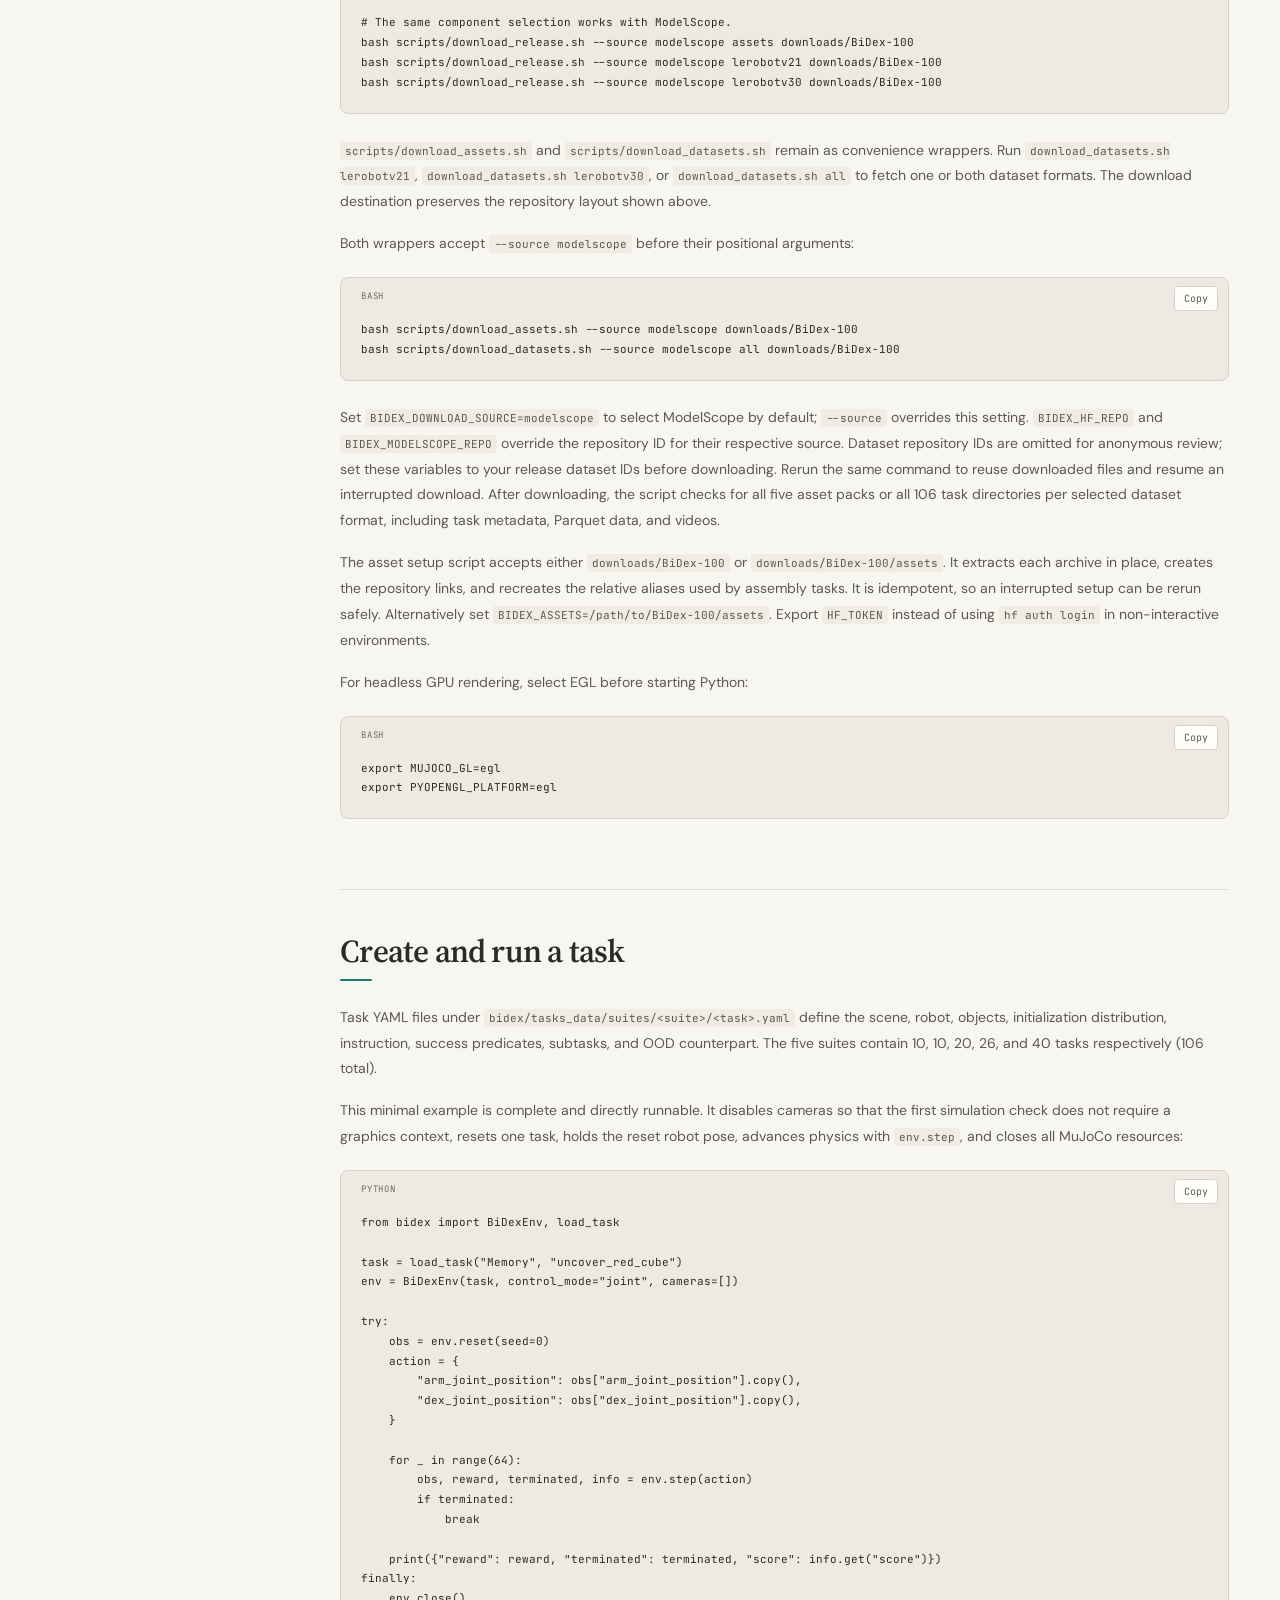
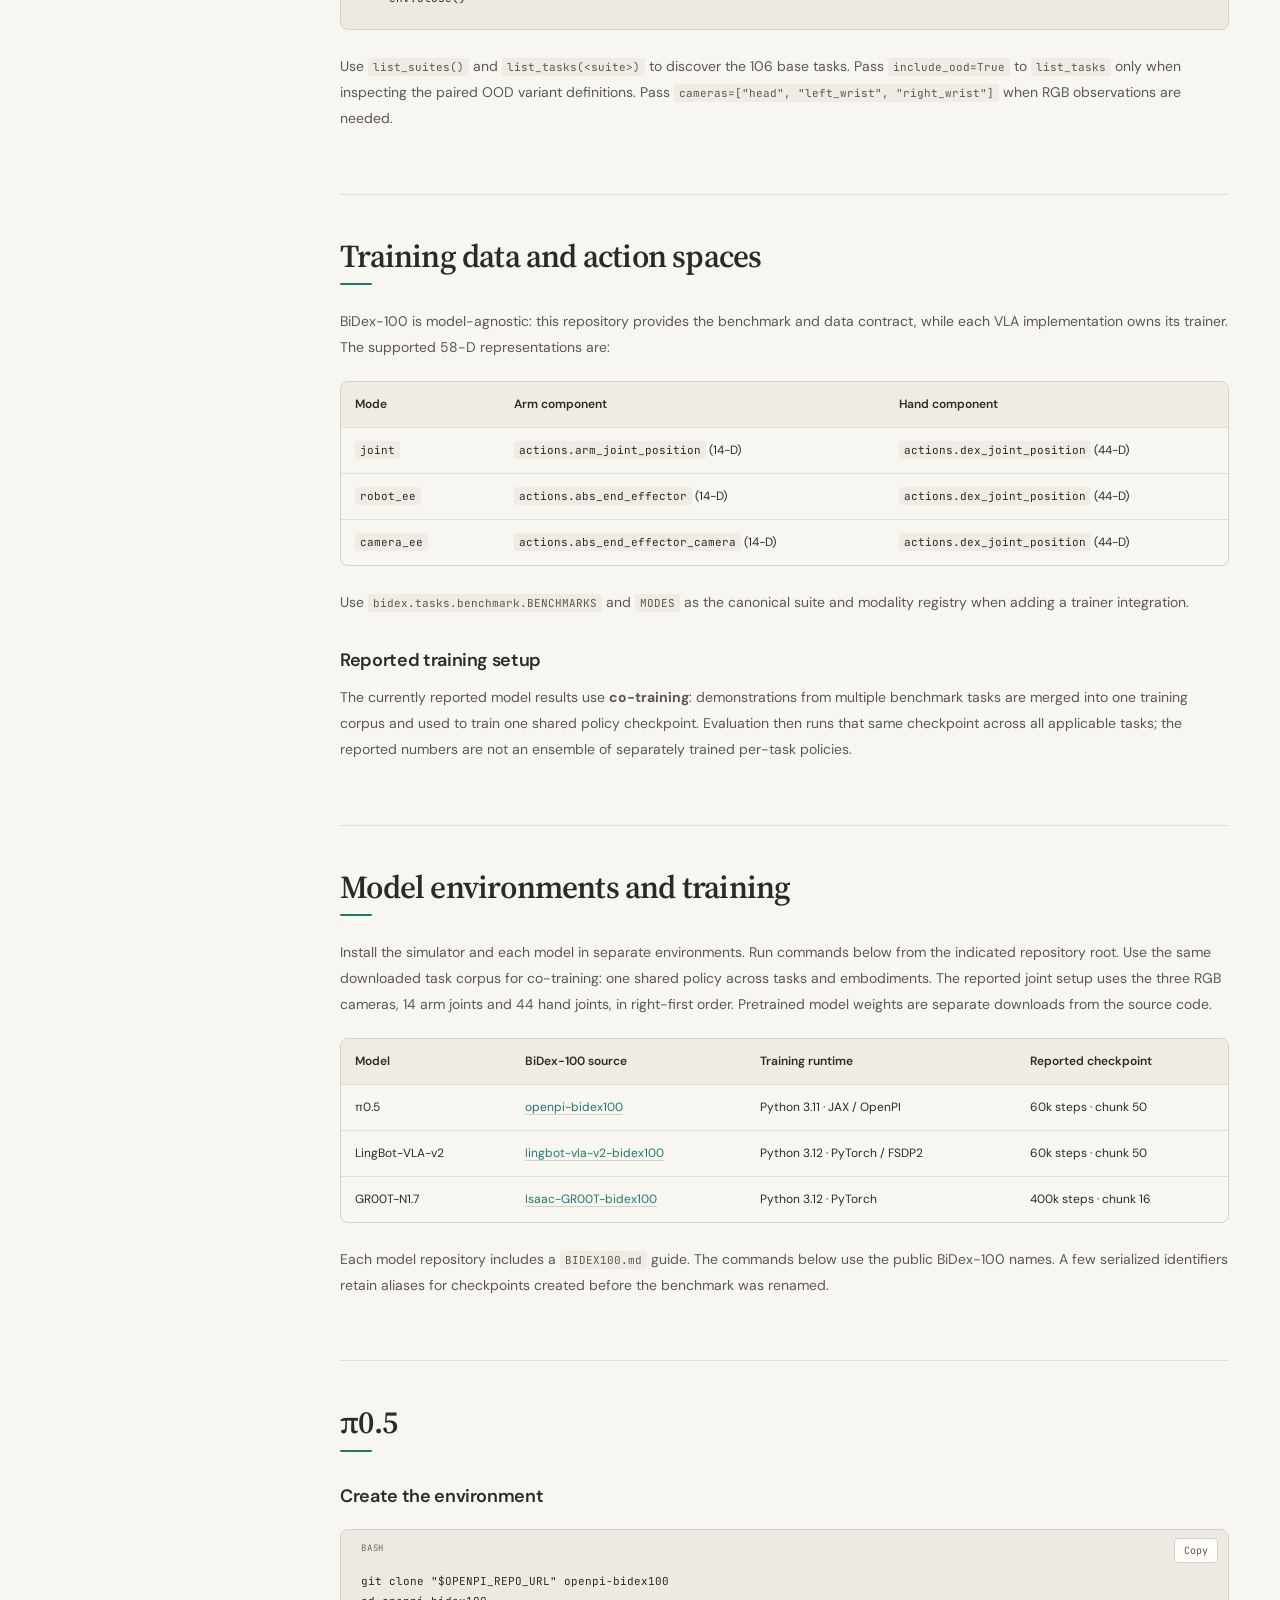
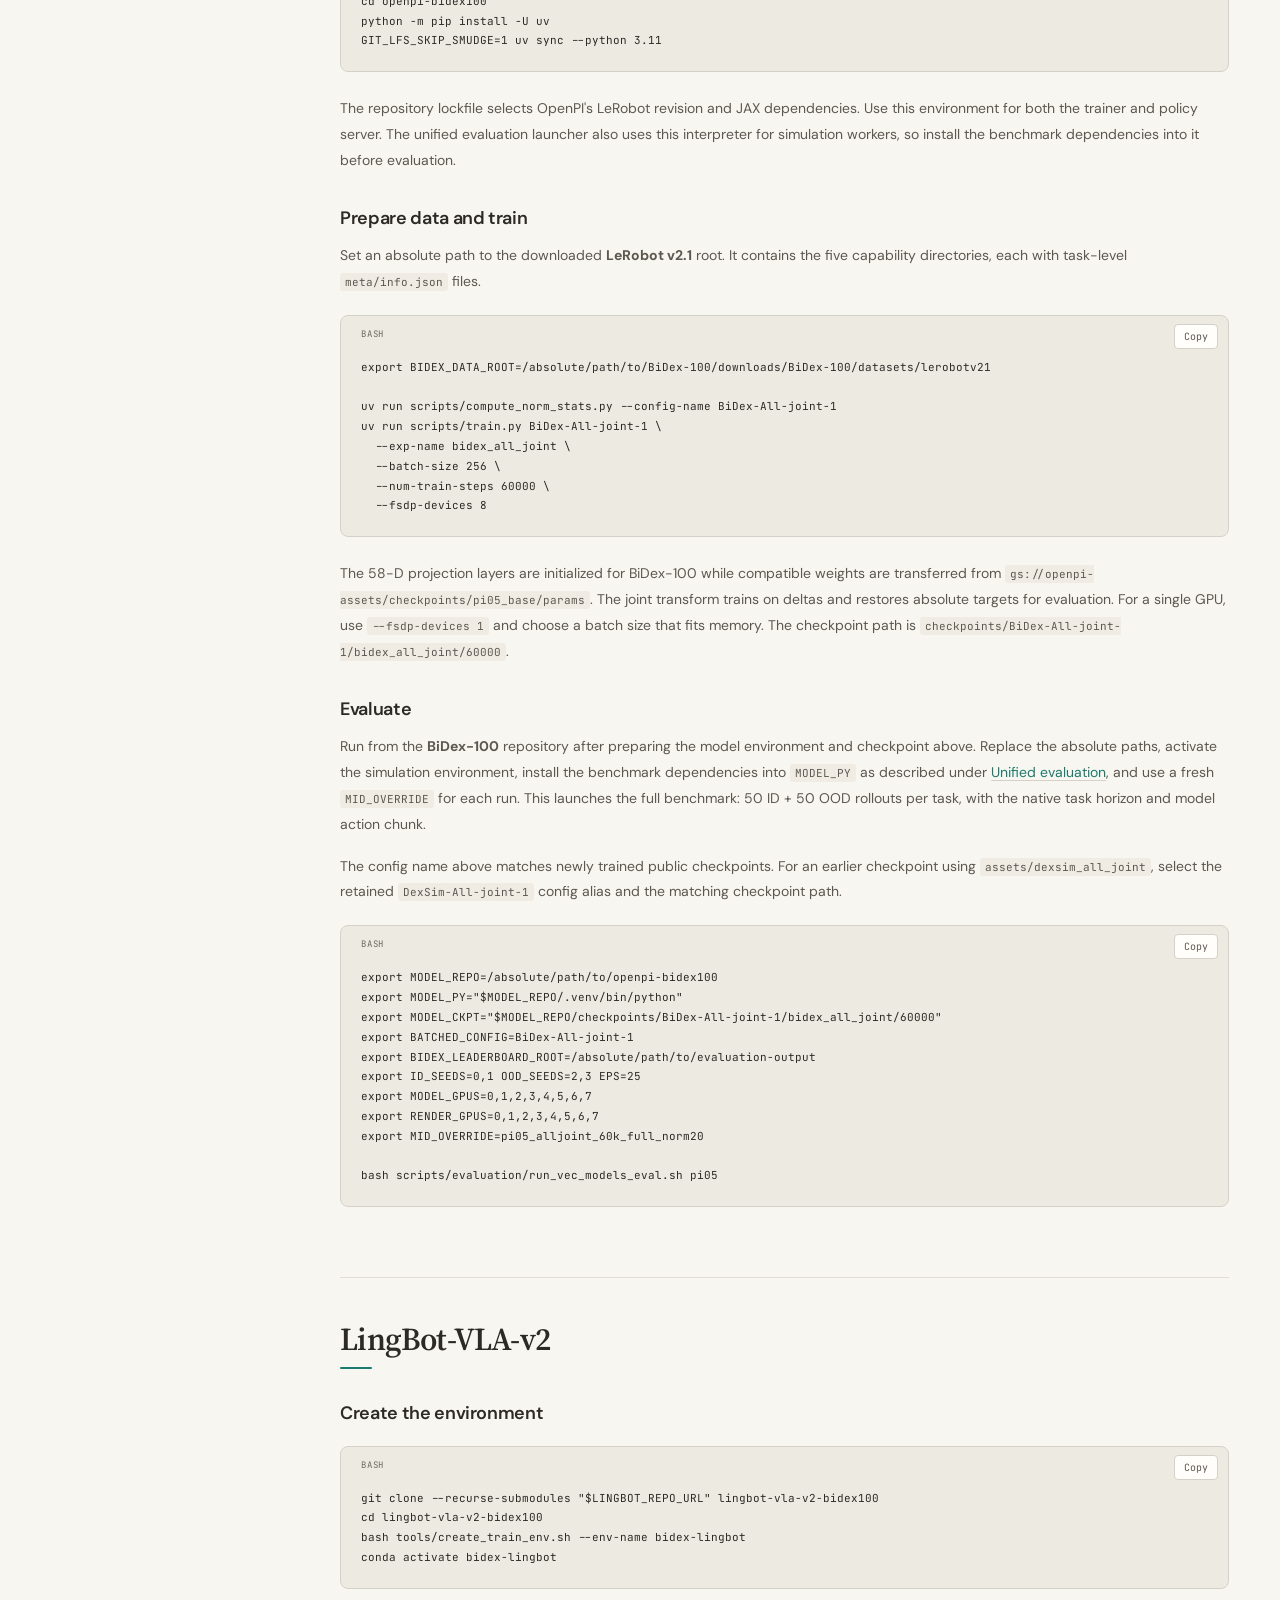
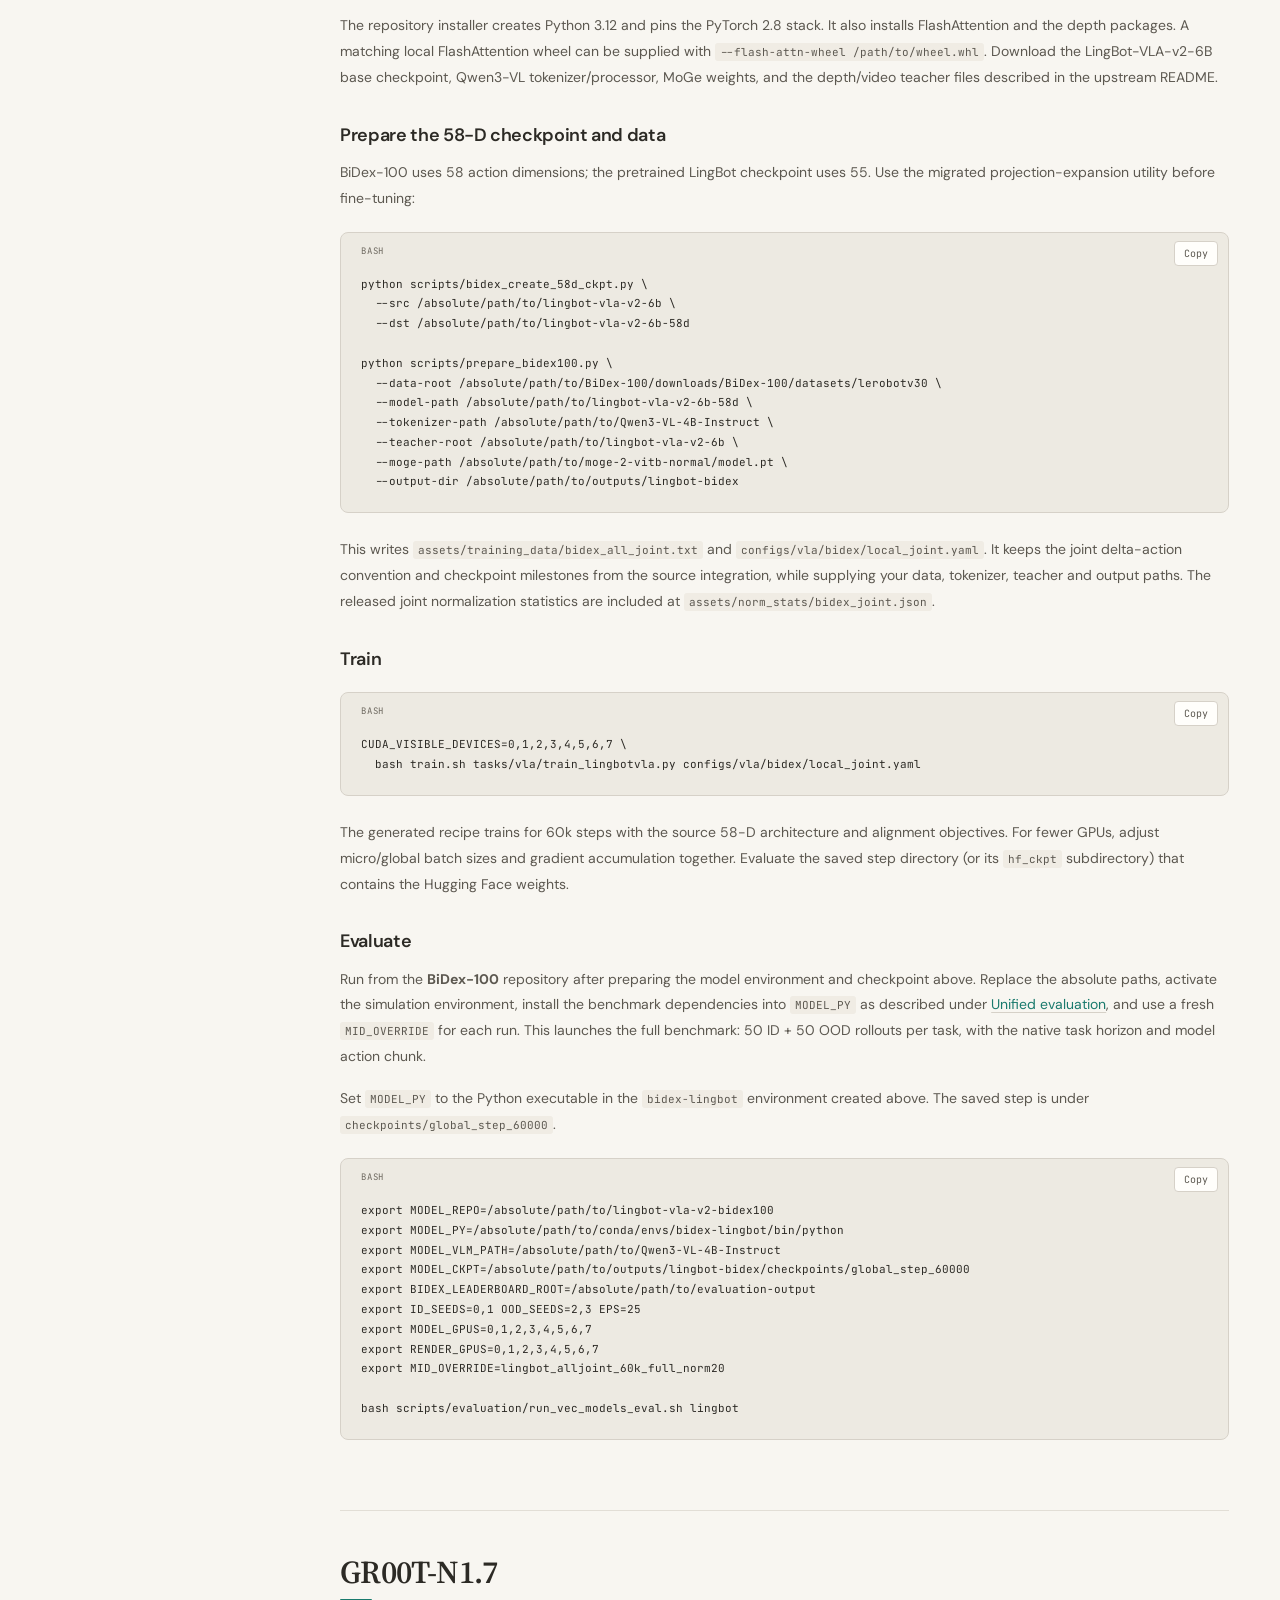
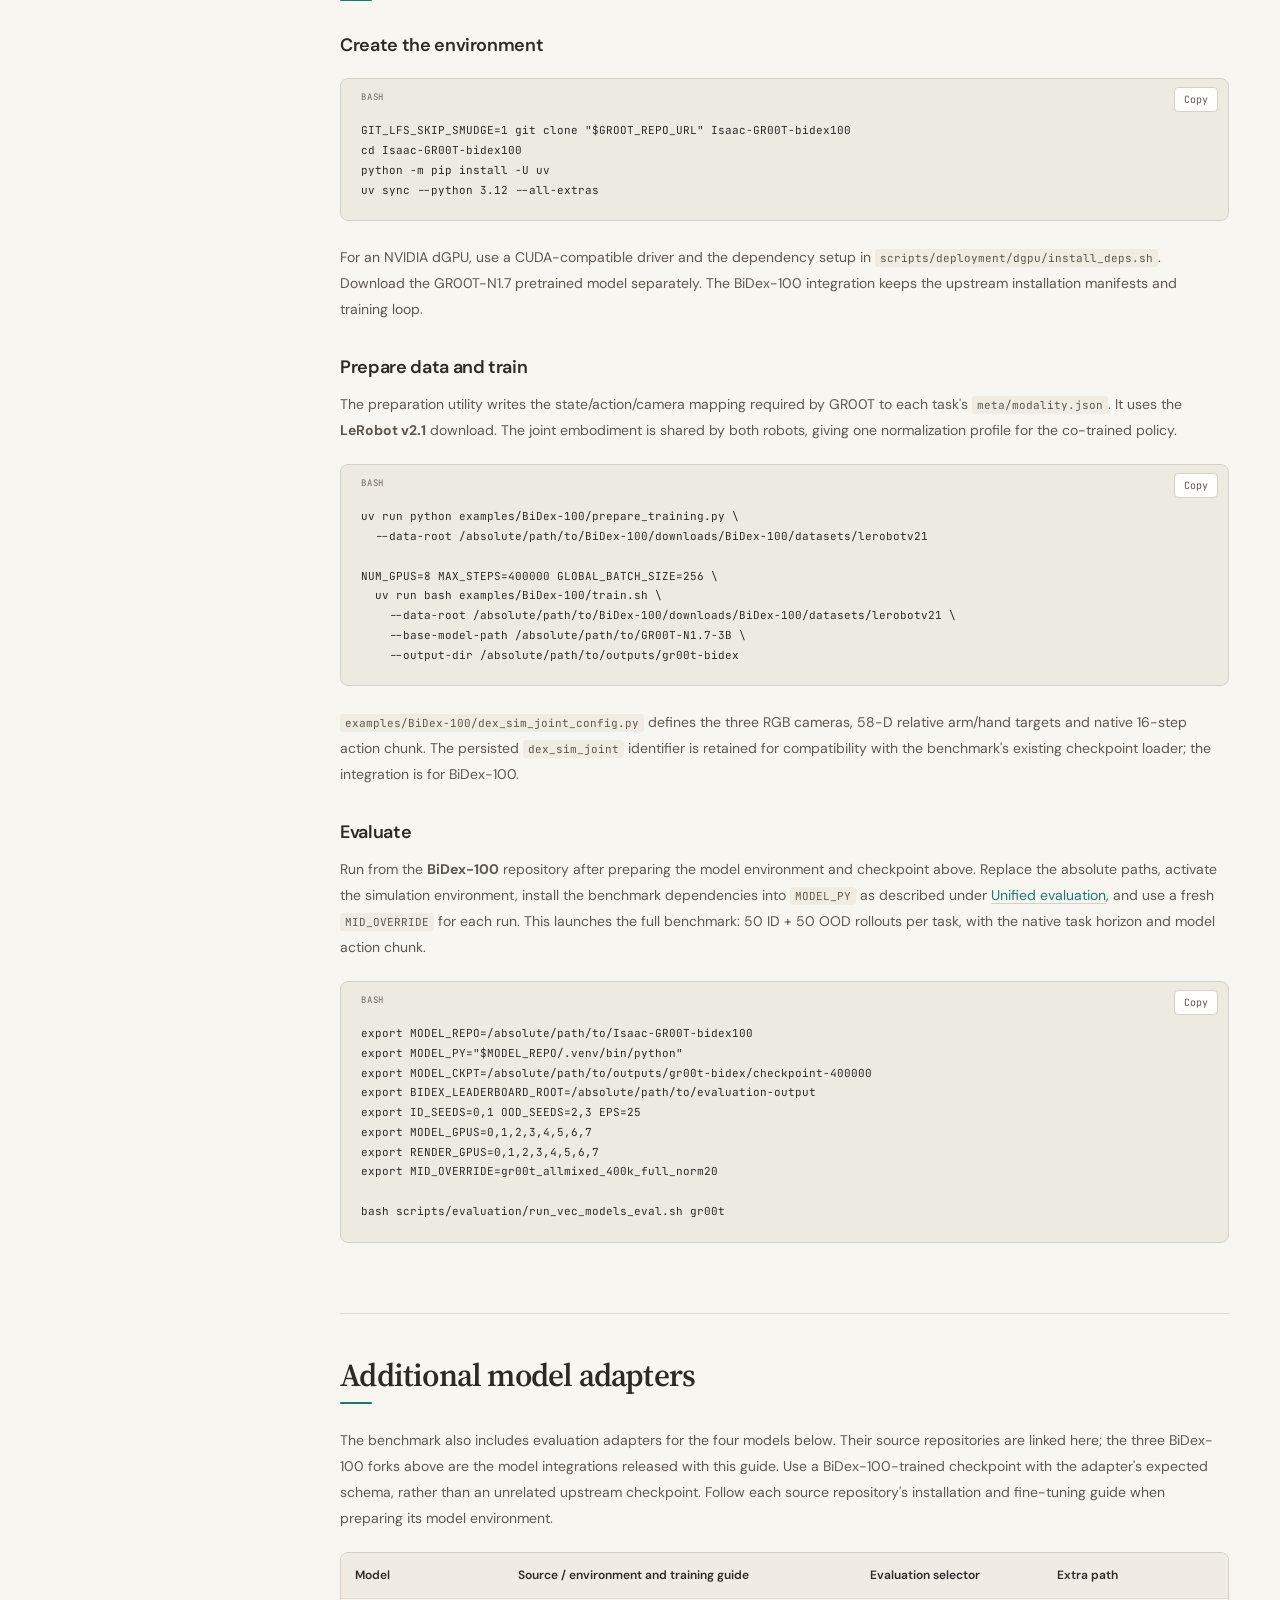
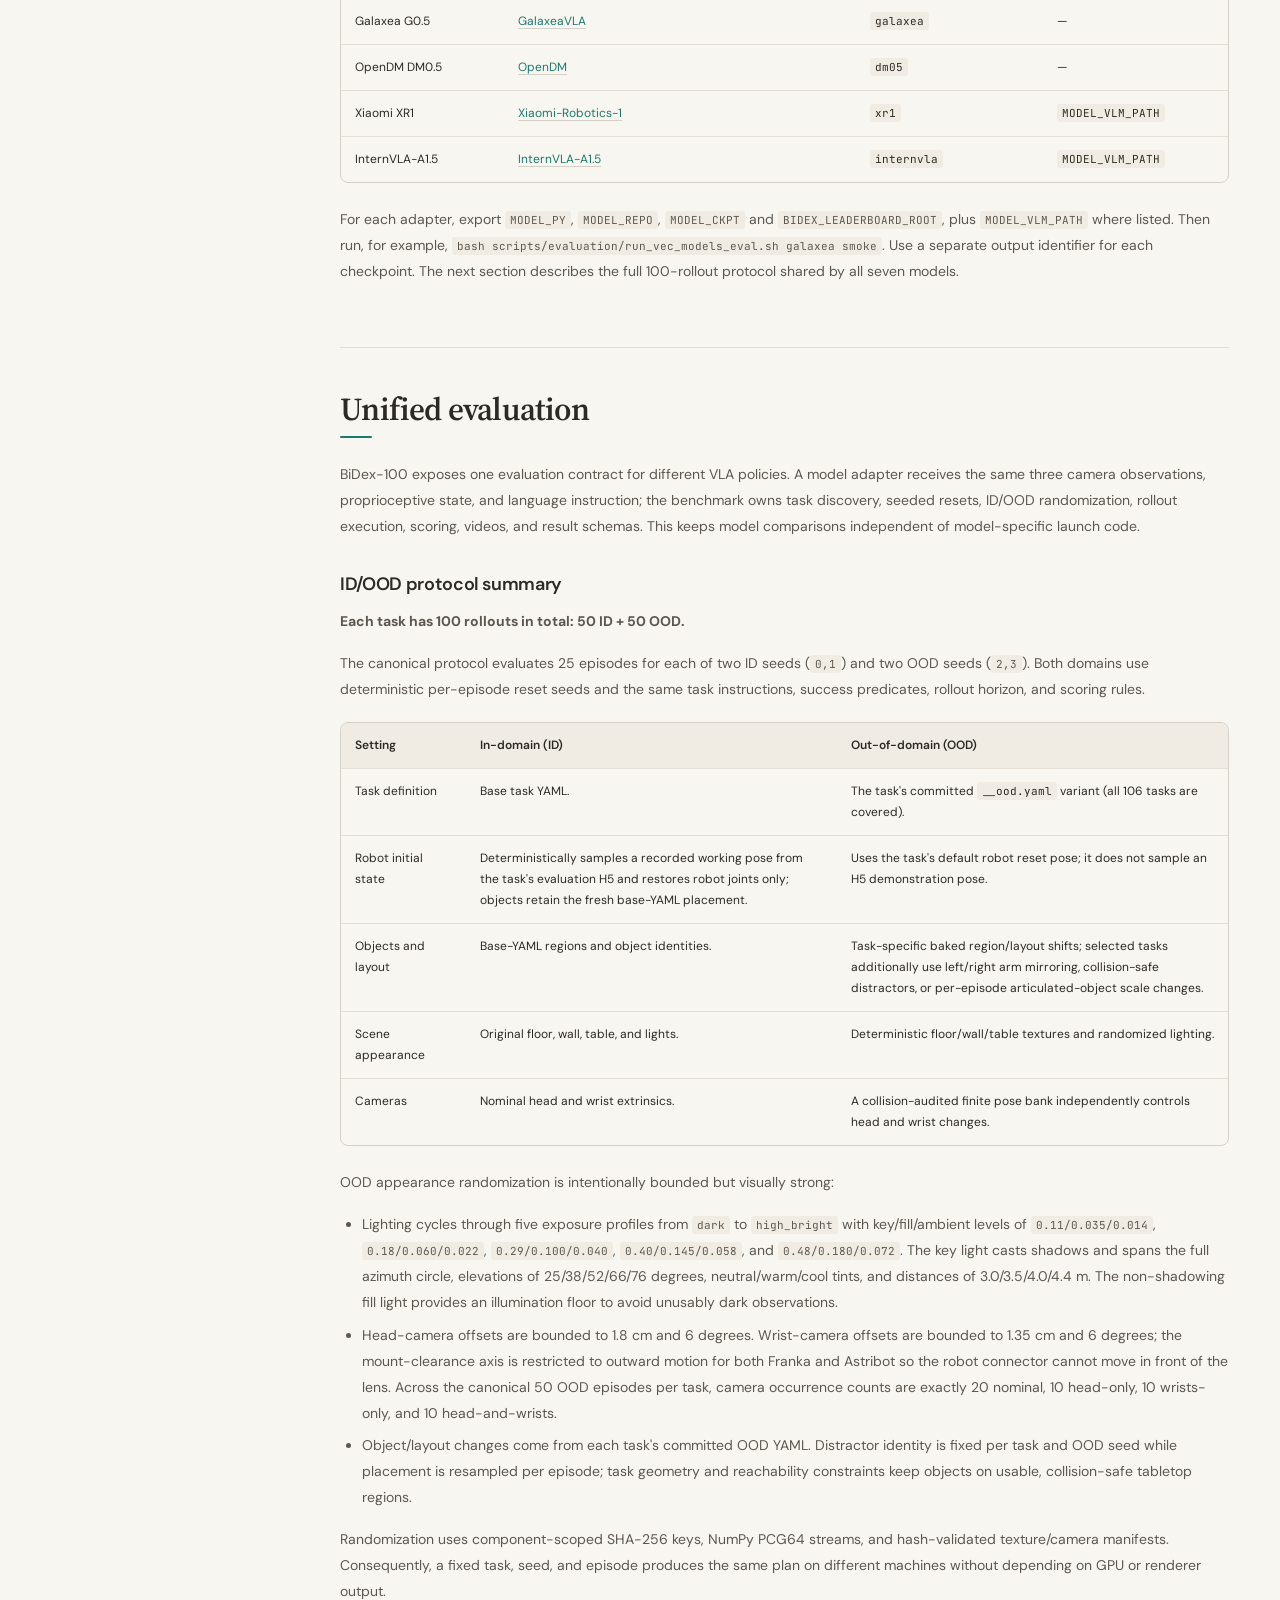
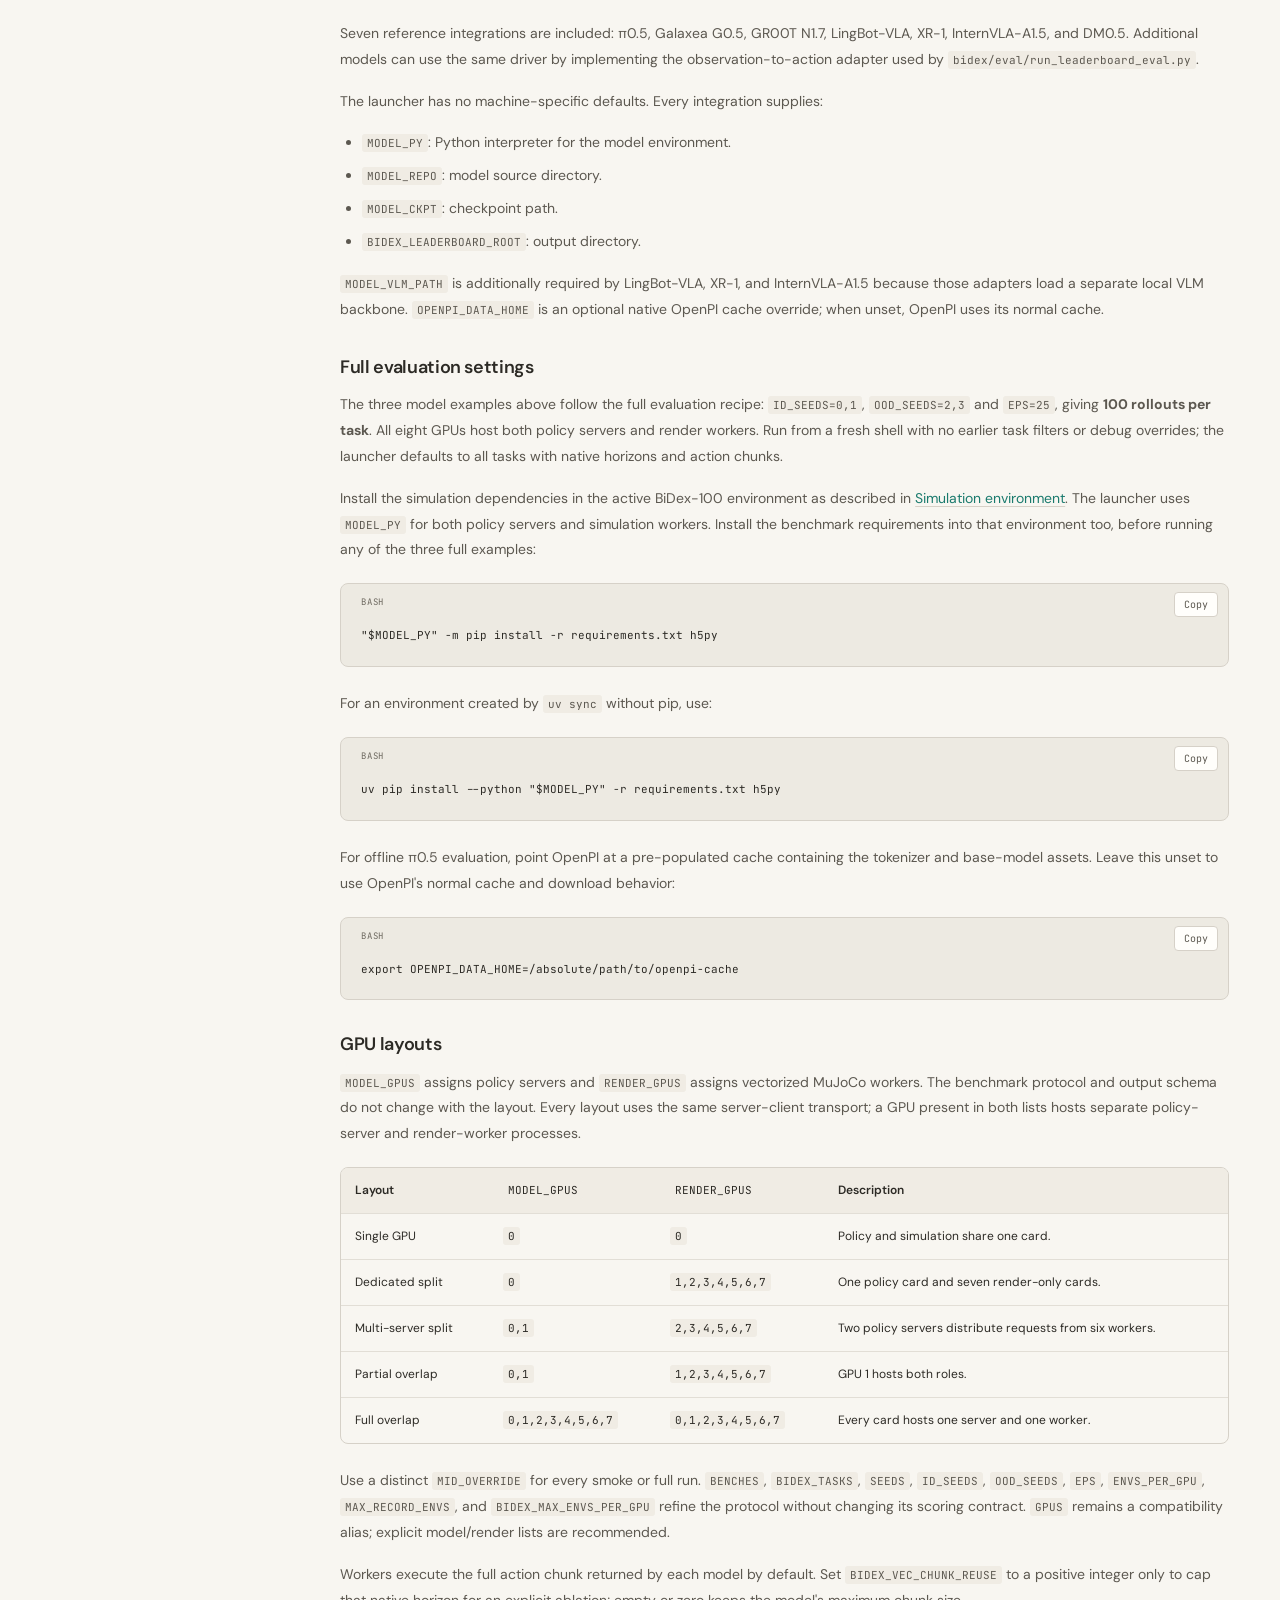
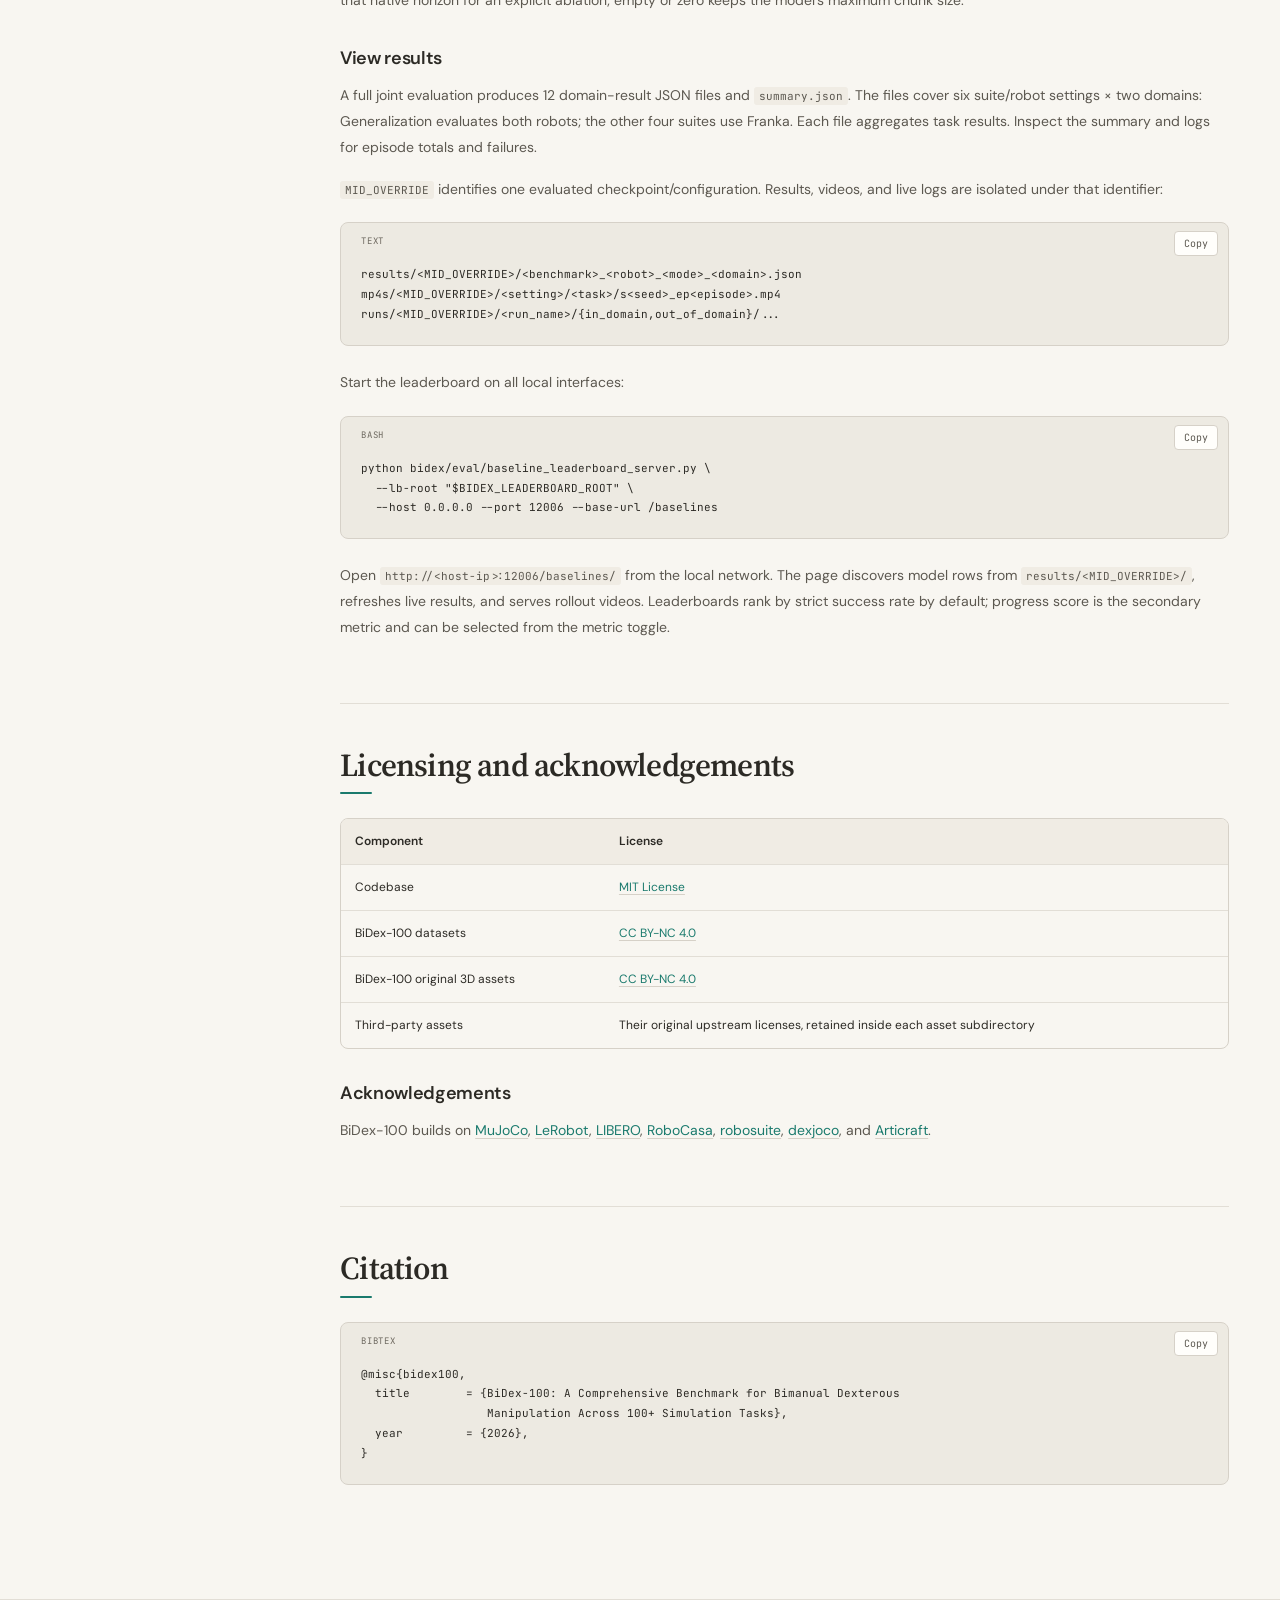
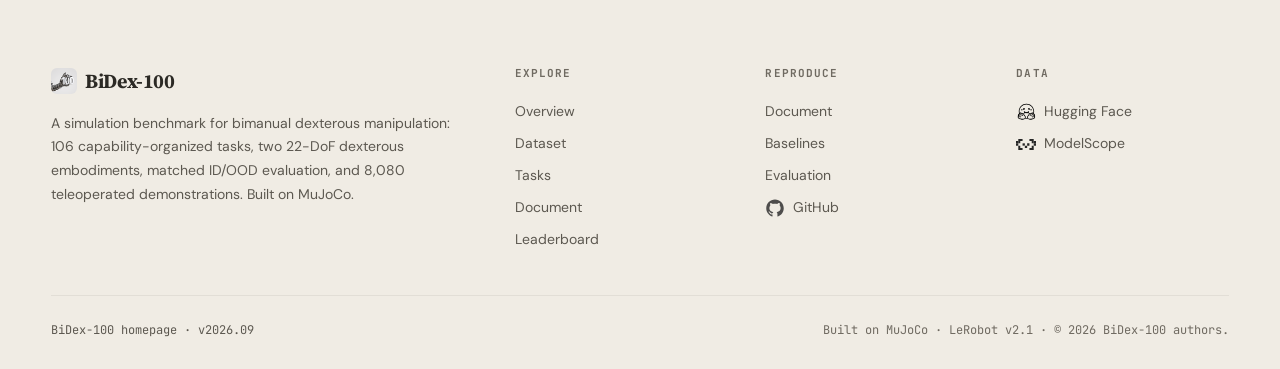
<file: document.html>
<!DOCTYPE html>
<html lang="en">
<head>
<meta charset="UTF-8">
<meta name="viewport" content="width=device-width,initial-scale=1">
<title>BiDex-100 · Document</title>
<meta name="description" content="Set up BiDex-100 simulation, download data, train π0.5, LingBot-VLA-v2 and GR00T, and reproduce evaluation.">
<meta property="og:title" content="BiDex-100 · Document">
<meta property="og:description" content="106 tasks · 5 capability axes · two 22-DoF bimanual embodiments · 8,080 teleop demos · matched ID/OOD evaluation · 7 VLA models.">
<meta property="og:type" content="website">
<meta property="og:image" content="static/images/figures/overview.png">
<link rel="icon" href="static/images/favicon.ico" type="image/x-icon">
<link rel="icon" type="image/png" sizes="32x32" href="static/images/favicon-32.png">
<link rel="icon" type="image/png" sizes="48x48" href="static/images/favicon-48.png">
<link rel="icon" type="image/png" sizes="192x192" href="static/images/favicon-192.png">
<link rel="apple-touch-icon" sizes="180x180" href="static/images/favicon-180.png">
<link rel="apple-touch-icon" sizes="192x192" href="static/images/favicon-192.png">
<link rel="preconnect" href="https://fonts.googleapis.com">
<link rel="preconnect" href="https://fonts.gstatic.com" crossorigin>
<link href="https://fonts.googleapis.com/css2?family=DM+Sans:ital,opsz,wght@0,9..40,100..1000;1,9..40,100..1000&family=JetBrains+Mono:wght@400;500;600&family=Source+Serif+4:ital,opsz,wght@0,8..60,400..900;1,8..60,400..900&display=swap" rel="stylesheet">
<link rel="stylesheet" href="static/css/style.css">
<link rel="stylesheet" href="static/css/layout.css">
<link rel="stylesheet" href="static/css/document.css">
</head>
<body class="results-page document-page">
<nav class="nav solid" id="nav">
  <div class="nav-inner">
    <a href="./" class="brand" aria-label="BiDex-100 home"><span class="brand-text">BiDex-100</span></a>
    <div class="nav-links" id="nav-links">
      <a href="./#overview">Overview</a>
      <a class="page-current" href="document.html" aria-current="page">Document</a>
      <a href="./#get-started">Tasks</a>
      <a href="leaderboard.html">Leaderboard</a>
      <a href="leaderboard.html#news">News</a>
    </div>
    <div class="nav-cta"><a class="btn btn-primary" href="./#get-started">Explore tasks <span aria-hidden="true">↗</span></a><button class="burger" id="burger" aria-label="Open menu" aria-expanded="false"><span></span><span></span><span></span></button></div>
  </div>
  <div class="nav-progress" id="nav-progress" aria-hidden="true"></div>
</nav>
<div class="drawer" id="drawer">
  <div class="drawer-head"><span class="brand-name">BiDex-100</span><button class="drawer-close" id="drawer-close" aria-label="Close menu">×</button></div>
  <a href="./">Home</a><a href="./#overview">Overview</a>
  <a href="document.html">Document</a><a href="./#get-started">Tasks</a><a href="leaderboard.html#news">News</a><a href="leaderboard.html">Leaderboard</a><a href="leaderboard.html#results">Detailed Results</a>
</div>

<main id="top">
  <header class="doc-header"><div class="container">
    <p class="eyebrow">BiDex-100 · Document</p>
    <h1>From setup to evaluation.</h1>
    <p>Build the simulation environment, train a policy, and reproduce the benchmark.</p>
    <div class="doc-quick-links"><a href="#installation">Set up simulation <span aria-hidden="true">↗</span></a><a href="#models">Train a model <span aria-hidden="true">↗</span></a><a href="#evaluation">Run evaluation <span aria-hidden="true">↗</span></a></div>
  </div></header>
  <div class="container doc-layout">
    <aside class="doc-sidebar"><details open><summary>On this page</summary><nav aria-label="Document contents"><a href="#installation">Simulation environment</a><a href="#simulation">Create and run a task</a><a href="#training">Training data and action spaces</a><a href="#models">Model environments and training</a><a href="#pi05">π0.5</a><a href="#lingbot">LingBot-VLA-v2</a><a href="#gr00t">GR00T-N1.7</a><a href="#additional-models">Additional model adapters</a><a href="#evaluation">Unified evaluation</a><a href="#licensing">Licensing and acknowledgements</a><a href="#citation">Citation</a></nav></details><a class="doc-source" role="link" aria-disabled="true" tabindex="-1">Benchmark on GitHub ↗</a></aside>
    <div class="doc-content"><article class="doc-section" id="installation" aria-labelledby="heading-installation"><h2 id="heading-installation">Simulation environment</h2><p>Repository addresses are omitted for anonymous review. Before running the clone commands, set <code>BIDEX_REPO_URL</code>, <code>OPENPI_REPO_URL</code>, <code>LINGBOT_REPO_URL</code>, and <code>GROOT_REPO_URL</code> to the source repository URLs for your release.</p><pre><code class="language-bash">git clone &quot;$BIDEX_REPO_URL&quot; BiDex-100
cd BiDex-100

python -m venv .venv
source .venv/bin/activate
python -m pip install -r requirements.txt
python -m pip install -e &quot;.[eval]&quot;
</code></pre>
<p>The release is available on <a role="link" aria-disabled="true" tabindex="-1">Hugging Face</a>
and <a role="link" aria-disabled="true" tabindex="-1">ModelScope</a>,
with the same three independently downloadable components:</p>
<pre><code class="language-text">assets/                    compressed simulation asset packs
datasets/lerobotv21/       LeRobot v2.1 datasets
datasets/lerobotv30/       LeRobot v3.0 datasets
</code></pre>
<p>Download everything from Hugging Face (the default source) and prepare the
simulation assets:</p>
<pre><code class="language-bash">python -m pip install -U huggingface_hub
hf auth login  # omit for public, unauthenticated downloads

bash scripts/download_release.sh all downloads/BiDex-100
bash scripts/setup_assets_links.sh downloads/BiDex-100
</code></pre>
<p>To download from ModelScope instead, install its CLI and select the source:</p>
<pre><code class="language-bash">python -m pip install -U modelscope

bash scripts/download_release.sh --source modelscope all downloads/BiDex-100
bash scripts/setup_assets_links.sh downloads/BiDex-100
</code></pre>
<p>Public ModelScope downloads do not require login. Each component can instead
be downloaded separately into the same destination:</p>
<pre><code class="language-bash">bash scripts/download_release.sh assets downloads/BiDex-100
bash scripts/download_release.sh lerobotv21 downloads/BiDex-100
bash scripts/download_release.sh lerobotv30 downloads/BiDex-100

# The same component selection works with ModelScope.
bash scripts/download_release.sh --source modelscope assets downloads/BiDex-100
bash scripts/download_release.sh --source modelscope lerobotv21 downloads/BiDex-100
bash scripts/download_release.sh --source modelscope lerobotv30 downloads/BiDex-100
</code></pre>
<p><code>scripts/download_assets.sh</code> and <code>scripts/download_datasets.sh</code> remain as
convenience wrappers. Run <code>download_datasets.sh lerobotv21</code>,
<code>download_datasets.sh lerobotv30</code>, or <code>download_datasets.sh all</code> to fetch one
or both dataset formats. The download destination preserves the repository
layout shown above.</p>
<p>Both wrappers accept <code>--source modelscope</code> before their positional arguments:</p>
<pre><code class="language-bash">bash scripts/download_assets.sh --source modelscope downloads/BiDex-100
bash scripts/download_datasets.sh --source modelscope all downloads/BiDex-100
</code></pre>
<p>Set <code>BIDEX_DOWNLOAD_SOURCE=modelscope</code> to select ModelScope by default;
<code>--source</code> overrides this setting. <code>BIDEX_HF_REPO</code> and <code>BIDEX_MODELSCOPE_REPO</code>
override the repository ID for their respective source. Dataset repository IDs
are omitted for anonymous review; set these variables to your release dataset IDs
before downloading. Rerun the same command to reuse downloaded files
and resume an interrupted download. After downloading, the script checks for
all five asset packs or all 106 task directories per selected dataset format,
including task metadata, Parquet data, and videos.</p>
<p>The asset setup script accepts either <code>downloads/BiDex-100</code> or
<code>downloads/BiDex-100/assets</code>. It extracts each archive in place, creates the
repository links, and recreates the relative aliases used by assembly tasks.
It is idempotent, so an interrupted setup can be rerun safely.
Alternatively set
<code>BIDEX_ASSETS=/path/to/BiDex-100/assets</code>. Export <code>HF_TOKEN</code> instead of using
<code>hf auth login</code> in non-interactive environments.</p>
<p>For headless GPU rendering, select EGL before starting Python:</p>
<pre><code class="language-bash">export MUJOCO_GL=egl
export PYOPENGL_PLATFORM=egl
</code></pre></article>
<article class="doc-section" id="simulation" aria-labelledby="heading-simulation"><h2 id="heading-simulation">Create and run a task</h2><p>Task YAML files under <code>bidex/tasks_data/suites/&lt;suite&gt;/&lt;task&gt;.yaml</code> define the
scene, robot, objects, initialization distribution, instruction, success
predicates, subtasks, and OOD counterpart. The five suites contain 10, 10, 20,
26, and 40 tasks respectively (106 total).</p>
<p>This minimal example is complete and directly runnable. It disables cameras so
that the first simulation check does not require a graphics context, resets one
task, holds the reset robot pose, advances physics with <code>env.step</code>, and closes
all MuJoCo resources:</p>
<pre><code class="language-python">from bidex import BiDexEnv, load_task

task = load_task(&quot;Memory&quot;, &quot;uncover_red_cube&quot;)
env = BiDexEnv(task, control_mode=&quot;joint&quot;, cameras=[])

try:
    obs = env.reset(seed=0)
    action = {
        &quot;arm_joint_position&quot;: obs[&quot;arm_joint_position&quot;].copy(),
        &quot;dex_joint_position&quot;: obs[&quot;dex_joint_position&quot;].copy(),
    }

    for _ in range(64):
        obs, reward, terminated, info = env.step(action)
        if terminated:
            break

    print({&quot;reward&quot;: reward, &quot;terminated&quot;: terminated, &quot;score&quot;: info.get(&quot;score&quot;)})
finally:
    env.close()
</code></pre>
<p>Use <code>list_suites()</code> and <code>list_tasks(&lt;suite&gt;)</code> to discover the 106 base tasks.
Pass <code>include_ood=True</code> to <code>list_tasks</code> only when inspecting the paired OOD
variant definitions. Pass
<code>cameras=["head", "left_wrist", "right_wrist"]</code> when RGB observations are
needed.</p></article>
<article class="doc-section" id="training" aria-labelledby="heading-training"><h2 id="heading-training">Training data and action spaces</h2><p>BiDex-100 is model-agnostic: this repository provides the benchmark and data
contract, while each VLA implementation owns its trainer. The supported 58-D
representations are:</p>
<table>
<thead>
<tr>
<th>Mode</th>
<th>Arm component</th>
<th>Hand component</th>
</tr>
</thead>
<tbody>
<tr>
<td><code>joint</code></td>
<td><code>actions.arm_joint_position</code> (14-D)</td>
<td><code>actions.dex_joint_position</code> (44-D)</td>
</tr>
<tr>
<td><code>robot_ee</code></td>
<td><code>actions.abs_end_effector</code> (14-D)</td>
<td><code>actions.dex_joint_position</code> (44-D)</td>
</tr>
<tr>
<td><code>camera_ee</code></td>
<td><code>actions.abs_end_effector_camera</code> (14-D)</td>
<td><code>actions.dex_joint_position</code> (44-D)</td>
</tr>
</tbody>
</table>
<p>Use <code>bidex.tasks.benchmark.BENCHMARKS</code> and <code>MODES</code> as the canonical suite and
modality registry when adding a trainer integration.</p>
<h3>Reported training setup</h3>
<p>The currently reported model results use <strong>co-training</strong>: demonstrations from
multiple benchmark tasks are merged into one training corpus and used to train
one shared policy checkpoint. Evaluation then runs that same checkpoint across
all applicable tasks; the reported numbers are not an ensemble of separately
trained per-task policies.</p></article>
<article class="doc-section" id="models" aria-labelledby="heading-models"><h2 id="heading-models">Model environments and training</h2><p>Install the simulator and each model in separate environments. Run commands below
from the indicated repository root. Use the same downloaded task corpus for
co-training: one shared policy across tasks and embodiments. The reported joint
setup uses the three RGB cameras, 14 arm joints and 44 hand joints, in right-first
order. Pretrained model weights are separate downloads from the source code.</p>
<table>
<thead>
<tr>
<th>Model</th>
<th>BiDex-100 source</th>
<th>Training runtime</th>
<th>Reported checkpoint</th>
</tr>
</thead>
<tbody>
<tr>
<td>π0.5</td>
<td><a role="link" aria-disabled="true" tabindex="-1">openpi-bidex100</a></td>
<td>Python 3.11 · JAX / OpenPI</td>
<td>60k steps · chunk 50</td>
</tr>
<tr>
<td>LingBot-VLA-v2</td>
<td><a role="link" aria-disabled="true" tabindex="-1">lingbot-vla-v2-bidex100</a></td>
<td>Python 3.12 · PyTorch / FSDP2</td>
<td>60k steps · chunk 50</td>
</tr>
<tr>
<td>GR00T-N1.7</td>
<td><a role="link" aria-disabled="true" tabindex="-1">Isaac-GR00T-bidex100</a></td>
<td>Python 3.12 · PyTorch</td>
<td>400k steps · chunk 16</td>
</tr>
</tbody>
</table>
<p>Each model repository includes a <code>BIDEX100.md</code> guide. The commands below use the
public BiDex-100 names. A few serialized identifiers retain aliases for checkpoints
created before the benchmark was renamed.</p></article>
<article class="doc-section" id="pi05" aria-labelledby="heading-pi05"><h2 id="heading-pi05">π0.5</h2><h3>Create the environment</h3>
<pre><code class="language-bash">git clone &quot;$OPENPI_REPO_URL&quot; openpi-bidex100
cd openpi-bidex100
python -m pip install -U uv
GIT_LFS_SKIP_SMUDGE=1 uv sync --python 3.11
</code></pre>
<p>The repository lockfile selects OpenPI's LeRobot revision and JAX dependencies.
Use this environment for both the trainer and policy server. The unified evaluation launcher also uses this interpreter for simulation
workers, so install the benchmark dependencies into it before evaluation.</p>
<h3>Prepare data and train</h3>
<p>Set an absolute path to the downloaded <strong>LeRobot v2.1</strong> root. It contains the
five capability directories, each with task-level <code>meta/info.json</code> files.</p>
<pre><code class="language-bash">export BIDEX_DATA_ROOT=/absolute/path/to/BiDex-100/downloads/BiDex-100/datasets/lerobotv21

uv run scripts/compute_norm_stats.py --config-name BiDex-All-joint-1
uv run scripts/train.py BiDex-All-joint-1 \
  --exp-name bidex_all_joint \
  --batch-size 256 \
  --num-train-steps 60000 \
  --fsdp-devices 8
</code></pre>
<p>The 58-D projection layers are initialized for BiDex-100 while compatible weights
are transferred from <code>gs://openpi-assets/checkpoints/pi05_base/params</code>. The joint
transform trains on deltas and restores absolute targets for evaluation. For a
single GPU, use <code>--fsdp-devices 1</code> and choose a batch size that fits memory.
The checkpoint path is <code>checkpoints/BiDex-All-joint-1/bidex_all_joint/60000</code>.</p>
<h3>Evaluate</h3>
<p>Run from the <strong>BiDex-100</strong> repository after preparing the model environment and checkpoint above. Replace the absolute paths, activate the simulation environment, install the benchmark dependencies into <code>MODEL_PY</code> as described under <a href="#evaluation">Unified evaluation</a>, and use a fresh <code>MID_OVERRIDE</code> for each run. This launches the full benchmark: 50 ID + 50 OOD rollouts per task, with the native task horizon and model action chunk.</p><p>The config name above matches newly trained public checkpoints. For an earlier checkpoint using <code>assets/dexsim_all_joint</code>, select the retained <code>DexSim-All-joint-1</code> config alias and the matching checkpoint path.</p>
<pre><code class="language-bash">export MODEL_REPO=/absolute/path/to/openpi-bidex100
export MODEL_PY=&quot;$MODEL_REPO/.venv/bin/python&quot;
export MODEL_CKPT=&quot;$MODEL_REPO/checkpoints/BiDex-All-joint-1/bidex_all_joint/60000&quot;
export BATCHED_CONFIG=BiDex-All-joint-1
export BIDEX_LEADERBOARD_ROOT=/absolute/path/to/evaluation-output
export ID_SEEDS=0,1 OOD_SEEDS=2,3 EPS=25
export MODEL_GPUS=0,1,2,3,4,5,6,7
export RENDER_GPUS=0,1,2,3,4,5,6,7
export MID_OVERRIDE=pi05_alljoint_60k_full_norm20

bash scripts/evaluation/run_vec_models_eval.sh pi05
</code></pre></article>
<article class="doc-section" id="lingbot" aria-labelledby="heading-lingbot"><h2 id="heading-lingbot">LingBot-VLA-v2</h2><h3>Create the environment</h3>
<pre><code class="language-bash">git clone --recurse-submodules &quot;$LINGBOT_REPO_URL&quot; lingbot-vla-v2-bidex100
cd lingbot-vla-v2-bidex100
bash tools/create_train_env.sh --env-name bidex-lingbot
conda activate bidex-lingbot
</code></pre>
<p>The repository installer creates Python 3.12 and pins the PyTorch 2.8 stack.
It also installs FlashAttention and the depth packages. A matching local
FlashAttention wheel can be supplied with <code>--flash-attn-wheel /path/to/wheel.whl</code>.
Download the LingBot-VLA-v2-6B base checkpoint, Qwen3-VL tokenizer/processor,
MoGe weights, and the depth/video teacher files described in the upstream README.</p>
<h3>Prepare the 58-D checkpoint and data</h3>
<p>BiDex-100 uses 58 action dimensions; the pretrained LingBot checkpoint uses 55.
Use the migrated projection-expansion utility before fine-tuning:</p>
<pre><code class="language-bash">python scripts/bidex_create_58d_ckpt.py \
  --src /absolute/path/to/lingbot-vla-v2-6b \
  --dst /absolute/path/to/lingbot-vla-v2-6b-58d

python scripts/prepare_bidex100.py \
  --data-root /absolute/path/to/BiDex-100/downloads/BiDex-100/datasets/lerobotv30 \
  --model-path /absolute/path/to/lingbot-vla-v2-6b-58d \
  --tokenizer-path /absolute/path/to/Qwen3-VL-4B-Instruct \
  --teacher-root /absolute/path/to/lingbot-vla-v2-6b \
  --moge-path /absolute/path/to/moge-2-vitb-normal/model.pt \
  --output-dir /absolute/path/to/outputs/lingbot-bidex
</code></pre>
<p>This writes <code>assets/training_data/bidex_all_joint.txt</code> and
<code>configs/vla/bidex/local_joint.yaml</code>. It keeps the joint delta-action convention
and checkpoint milestones from the source integration, while supplying your
data, tokenizer, teacher and output paths. The released joint normalization
statistics are included at <code>assets/norm_stats/bidex_joint.json</code>.</p>
<h3>Train</h3>
<pre><code class="language-bash">CUDA_VISIBLE_DEVICES=0,1,2,3,4,5,6,7 \
  bash train.sh tasks/vla/train_lingbotvla.py configs/vla/bidex/local_joint.yaml
</code></pre>
<p>The generated recipe trains for 60k steps with the source 58-D architecture and
alignment objectives. For fewer GPUs, adjust micro/global batch sizes and
gradient accumulation together. Evaluate the saved step directory (or its
<code>hf_ckpt</code> subdirectory) that contains the Hugging Face weights.</p>
<h3>Evaluate</h3>
<p>Run from the <strong>BiDex-100</strong> repository after preparing the model environment and checkpoint above. Replace the absolute paths, activate the simulation environment, install the benchmark dependencies into <code>MODEL_PY</code> as described under <a href="#evaluation">Unified evaluation</a>, and use a fresh <code>MID_OVERRIDE</code> for each run. This launches the full benchmark: 50 ID + 50 OOD rollouts per task, with the native task horizon and model action chunk.</p><p>Set <code>MODEL_PY</code> to the Python executable in the <code>bidex-lingbot</code> environment created above. The saved step is under <code>checkpoints/global_step_60000</code>.</p>
<pre><code class="language-bash">export MODEL_REPO=/absolute/path/to/lingbot-vla-v2-bidex100
export MODEL_PY=/absolute/path/to/conda/envs/bidex-lingbot/bin/python
export MODEL_VLM_PATH=/absolute/path/to/Qwen3-VL-4B-Instruct
export MODEL_CKPT=/absolute/path/to/outputs/lingbot-bidex/checkpoints/global_step_60000
export BIDEX_LEADERBOARD_ROOT=/absolute/path/to/evaluation-output
export ID_SEEDS=0,1 OOD_SEEDS=2,3 EPS=25
export MODEL_GPUS=0,1,2,3,4,5,6,7
export RENDER_GPUS=0,1,2,3,4,5,6,7
export MID_OVERRIDE=lingbot_alljoint_60k_full_norm20

bash scripts/evaluation/run_vec_models_eval.sh lingbot
</code></pre></article>
<article class="doc-section" id="gr00t" aria-labelledby="heading-gr00t"><h2 id="heading-gr00t">GR00T-N1.7</h2><h3>Create the environment</h3>
<pre><code class="language-bash">GIT_LFS_SKIP_SMUDGE=1 git clone &quot;$GROOT_REPO_URL&quot; Isaac-GR00T-bidex100
cd Isaac-GR00T-bidex100
python -m pip install -U uv
uv sync --python 3.12 --all-extras
</code></pre>
<p>For an NVIDIA dGPU, use a CUDA-compatible driver and the dependency setup in
<code>scripts/deployment/dgpu/install_deps.sh</code>. Download the GR00T-N1.7 pretrained
model separately. The BiDex-100 integration keeps the upstream installation
manifests and training loop.</p>
<h3>Prepare data and train</h3>
<p>The preparation utility writes the state/action/camera mapping required by
GR00T to each task's <code>meta/modality.json</code>. It uses the <strong>LeRobot v2.1</strong> download.
The joint embodiment is shared by both robots, giving one normalization profile
for the co-trained policy.</p>
<pre><code class="language-bash">uv run python examples/BiDex-100/prepare_training.py \
  --data-root /absolute/path/to/BiDex-100/downloads/BiDex-100/datasets/lerobotv21

NUM_GPUS=8 MAX_STEPS=400000 GLOBAL_BATCH_SIZE=256 \
  uv run bash examples/BiDex-100/train.sh \
    --data-root /absolute/path/to/BiDex-100/downloads/BiDex-100/datasets/lerobotv21 \
    --base-model-path /absolute/path/to/GR00T-N1.7-3B \
    --output-dir /absolute/path/to/outputs/gr00t-bidex
</code></pre>
<p><code>examples/BiDex-100/dex_sim_joint_config.py</code> defines the three RGB cameras,
58-D relative arm/hand targets and native 16-step action chunk. The persisted
<code>dex_sim_joint</code> identifier is retained for compatibility with the benchmark's
existing checkpoint loader; the integration is for BiDex-100.</p>
<h3>Evaluate</h3>
<p>Run from the <strong>BiDex-100</strong> repository after preparing the model environment and checkpoint above. Replace the absolute paths, activate the simulation environment, install the benchmark dependencies into <code>MODEL_PY</code> as described under <a href="#evaluation">Unified evaluation</a>, and use a fresh <code>MID_OVERRIDE</code> for each run. This launches the full benchmark: 50 ID + 50 OOD rollouts per task, with the native task horizon and model action chunk.</p>
<pre><code class="language-bash">export MODEL_REPO=/absolute/path/to/Isaac-GR00T-bidex100
export MODEL_PY=&quot;$MODEL_REPO/.venv/bin/python&quot;
export MODEL_CKPT=/absolute/path/to/outputs/gr00t-bidex/checkpoint-400000
export BIDEX_LEADERBOARD_ROOT=/absolute/path/to/evaluation-output
export ID_SEEDS=0,1 OOD_SEEDS=2,3 EPS=25
export MODEL_GPUS=0,1,2,3,4,5,6,7
export RENDER_GPUS=0,1,2,3,4,5,6,7
export MID_OVERRIDE=gr00t_allmixed_400k_full_norm20

bash scripts/evaluation/run_vec_models_eval.sh gr00t
</code></pre></article>
<article class="doc-section" id="additional-models" aria-labelledby="heading-additional-models"><h2 id="heading-additional-models">Additional model adapters</h2><p>The benchmark also includes evaluation adapters for the four models below.
Their source repositories are linked here; the three BiDex-100 forks above are
the model integrations released with this guide. Use a BiDex-100-trained
checkpoint with the adapter's expected schema, rather than an unrelated upstream
checkpoint. Follow each source repository's installation and fine-tuning guide
when preparing its model environment.</p>
<table>
<thead>
<tr>
<th>Model</th>
<th>Source / environment and training guide</th>
<th>Evaluation selector</th>
<th>Extra path</th>
</tr>
</thead>
<tbody>
<tr>
<td>Galaxea G0.5</td>
<td><a href="https://github.com/OpenGalaxea/GalaxeaVLA">GalaxeaVLA</a></td>
<td><code>galaxea</code></td>
<td>—</td>
</tr>
<tr>
<td>OpenDM DM0.5</td>
<td><a href="https://github.com/dexmal/opendm">OpenDM</a></td>
<td><code>dm05</code></td>
<td>—</td>
</tr>
<tr>
<td>Xiaomi XR1</td>
<td><a href="https://github.com/XiaomiRobotics/Xiaomi-Robotics-1">Xiaomi-Robotics-1</a></td>
<td><code>xr1</code></td>
<td><code>MODEL_VLM_PATH</code></td>
</tr>
<tr>
<td>InternVLA-A1.5</td>
<td><a href="https://github.com/InternRobotics/InternVLA-A-series">InternVLA-A1.5</a></td>
<td><code>internvla</code></td>
<td><code>MODEL_VLM_PATH</code></td>
</tr>
</tbody>
</table>
<p>For each adapter, export <code>MODEL_PY</code>, <code>MODEL_REPO</code>, <code>MODEL_CKPT</code> and
<code>BIDEX_LEADERBOARD_ROOT</code>, plus <code>MODEL_VLM_PATH</code> where listed. Then run, for
example, <code>bash scripts/evaluation/run_vec_models_eval.sh galaxea smoke</code>.
Use a separate output identifier for each checkpoint. The next section describes
the full 100-rollout protocol shared by all seven models.</p></article>
<article class="doc-section" id="evaluation" aria-labelledby="heading-evaluation"><h2 id="heading-evaluation">Unified evaluation</h2><p>BiDex-100 exposes one evaluation contract for different VLA policies. A model
adapter receives the same three camera observations, proprioceptive state, and
language instruction; the benchmark owns task discovery, seeded resets,
ID/OOD randomization, rollout execution, scoring, videos, and result schemas.
This keeps model comparisons independent of model-specific launch code.</p>
<h3>ID/OOD protocol summary</h3>
<p><strong>Each task has 100 rollouts in total: 50 ID + 50 OOD.</strong></p>
<p>The canonical protocol evaluates 25 episodes for each of two ID seeds (<code>0,1</code>)
and two OOD seeds (<code>2,3</code>). Both domains use deterministic per-episode reset
seeds and the same task instructions, success predicates, rollout horizon, and
scoring rules.</p>
<table>
<thead>
<tr>
<th>Setting</th>
<th>In-domain (ID)</th>
<th>Out-of-domain (OOD)</th>
</tr>
</thead>
<tbody>
<tr>
<td>Task definition</td>
<td>Base task YAML.</td>
<td>The task's committed <code>__ood.yaml</code> variant (all 106 tasks are covered).</td>
</tr>
<tr>
<td>Robot initial state</td>
<td>Deterministically samples a recorded working pose from the task's evaluation H5 and restores robot joints only; objects retain the fresh base-YAML placement.</td>
<td>Uses the task's default robot reset pose; it does not sample an H5 demonstration pose.</td>
</tr>
<tr>
<td>Objects and layout</td>
<td>Base-YAML regions and object identities.</td>
<td>Task-specific baked region/layout shifts; selected tasks additionally use left/right arm mirroring, collision-safe distractors, or per-episode articulated-object scale changes.</td>
</tr>
<tr>
<td>Scene appearance</td>
<td>Original floor, wall, table, and lights.</td>
<td>Deterministic floor/wall/table textures and randomized lighting.</td>
</tr>
<tr>
<td>Cameras</td>
<td>Nominal head and wrist extrinsics.</td>
<td>A collision-audited finite pose bank independently controls head and wrist changes.</td>
</tr>
</tbody>
</table>
<p>OOD appearance randomization is intentionally bounded but visually strong:</p>
<ul>
<li>Lighting cycles through five exposure profiles from <code>dark</code> to
  <code>high_bright</code> with key/fill/ambient levels of <code>0.11/0.035/0.014</code>,
  <code>0.18/0.060/0.022</code>, <code>0.29/0.100/0.040</code>, <code>0.40/0.145/0.058</code>, and
  <code>0.48/0.180/0.072</code>. The key light casts shadows and spans the full azimuth
  circle, elevations of 25/38/52/66/76 degrees, neutral/warm/cool tints, and
  distances of 3.0/3.5/4.0/4.4 m. The non-shadowing fill light provides an
  illumination floor to avoid unusably dark observations.</li>
<li>Head-camera offsets are bounded to 1.8 cm and 6 degrees. Wrist-camera offsets
  are bounded to 1.35 cm and 6 degrees; the mount-clearance axis is restricted
  to outward motion for both Franka and Astribot so the robot connector cannot
  move in front of the lens. Across the canonical 50 OOD episodes per task,
  camera occurrence counts are exactly 20 nominal, 10 head-only, 10
  wrists-only, and 10 head-and-wrists.</li>
<li>Object/layout changes come from each task's committed OOD YAML. Distractor
  identity is fixed per task and OOD seed while placement is resampled per
  episode; task geometry and reachability constraints keep objects on usable,
  collision-safe tabletop regions.</li>
</ul>
<p>Randomization uses component-scoped SHA-256 keys, NumPy PCG64 streams, and
hash-validated texture/camera manifests. Consequently, a fixed task, seed, and
episode produces the same plan on different machines without depending on GPU
or renderer output.</p>
<p>Seven reference integrations are included: π0.5, Galaxea G0.5, GR00T N1.7,
LingBot-VLA, XR-1, InternVLA-A1.5, and DM0.5. Additional models can use the same
driver by implementing the observation-to-action adapter used by
<code>bidex/eval/run_leaderboard_eval.py</code>.</p>
<p>The launcher has no machine-specific defaults. Every integration supplies:</p>
<ul>
<li><code>MODEL_PY</code>: Python interpreter for the model environment.</li>
<li><code>MODEL_REPO</code>: model source directory.</li>
<li><code>MODEL_CKPT</code>: checkpoint path.</li>
<li><code>BIDEX_LEADERBOARD_ROOT</code>: output directory.</li>
</ul>
<p><code>MODEL_VLM_PATH</code> is additionally required by LingBot-VLA, XR-1, and
InternVLA-A1.5 because those adapters load a separate local VLM backbone.
<code>OPENPI_DATA_HOME</code> is an optional native OpenPI cache override; when unset,
OpenPI uses its normal cache.</p>
<h3>Full evaluation settings</h3>
<p>The three model examples above follow the full evaluation recipe: <code>ID_SEEDS=0,1</code>, <code>OOD_SEEDS=2,3</code> and <code>EPS=25</code>, giving <strong>100 rollouts per task</strong>. All eight GPUs host both policy servers and render workers. Run from a fresh shell with no earlier task filters or debug overrides; the launcher defaults to all tasks with native horizons and action chunks.</p>
<p>Install the simulation dependencies in the active BiDex-100 environment as described in <a href="#installation">Simulation environment</a>. The launcher uses <code>MODEL_PY</code> for both policy servers and simulation workers. Install the benchmark requirements into that environment too, before running any of the three full examples:</p>
<pre><code class="language-bash">&quot;$MODEL_PY&quot; -m pip install -r requirements.txt h5py
</code></pre><p>For an environment created by <code>uv sync</code> without pip, use:</p>
<pre><code class="language-bash">uv pip install --python &quot;$MODEL_PY&quot; -r requirements.txt h5py
</code></pre><p>For offline π0.5 evaluation, point OpenPI at a pre-populated cache containing the tokenizer and base-model assets. Leave this unset to use OpenPI's normal cache and download behavior:</p>
<pre><code class="language-bash">export OPENPI_DATA_HOME=/absolute/path/to/openpi-cache
</code></pre><h3>GPU layouts</h3>
<p><code>MODEL_GPUS</code> assigns policy servers and <code>RENDER_GPUS</code> assigns vectorized
MuJoCo workers. The benchmark protocol and output schema do not change with
the layout. Every layout uses the same server-client transport; a GPU present
in both lists hosts separate policy-server and render-worker processes.</p>
<table>
<thead>
<tr>
<th>Layout</th>
<th><code>MODEL_GPUS</code></th>
<th><code>RENDER_GPUS</code></th>
<th>Description</th>
</tr>
</thead>
<tbody>
<tr>
<td>Single GPU</td>
<td><code>0</code></td>
<td><code>0</code></td>
<td>Policy and simulation share one card.</td>
</tr>
<tr>
<td>Dedicated split</td>
<td><code>0</code></td>
<td><code>1,2,3,4,5,6,7</code></td>
<td>One policy card and seven render-only cards.</td>
</tr>
<tr>
<td>Multi-server split</td>
<td><code>0,1</code></td>
<td><code>2,3,4,5,6,7</code></td>
<td>Two policy servers distribute requests from six workers.</td>
</tr>
<tr>
<td>Partial overlap</td>
<td><code>0,1</code></td>
<td><code>1,2,3,4,5,6,7</code></td>
<td>GPU 1 hosts both roles.</td>
</tr>
<tr>
<td>Full overlap</td>
<td><code>0,1,2,3,4,5,6,7</code></td>
<td><code>0,1,2,3,4,5,6,7</code></td>
<td>Every card hosts one server and one worker.</td>
</tr>
</tbody>
</table>
<p>Use a distinct <code>MID_OVERRIDE</code> for every smoke or full run.
<code>BENCHES</code>, <code>BIDEX_TASKS</code>, <code>SEEDS</code>, <code>ID_SEEDS</code>, <code>OOD_SEEDS</code>, <code>EPS</code>,
<code>ENVS_PER_GPU</code>, <code>MAX_RECORD_ENVS</code>, and <code>BIDEX_MAX_ENVS_PER_GPU</code> refine the
protocol without changing its scoring contract. <code>GPUS</code> remains a compatibility
alias; explicit model/render lists are recommended.</p>
<p>Workers execute the full action chunk returned by each model by default. Set
<code>BIDEX_VEC_CHUNK_REUSE</code> to a positive integer only to cap that native horizon
for an explicit ablation; empty or zero keeps the model's maximum chunk size.</p>
<h3>View results</h3>
<p>A full joint evaluation produces 12 domain-result JSON files and <code>summary.json</code>. The files cover six suite/robot settings × two domains: Generalization evaluates both robots; the other four suites use Franka. Each file aggregates task results. Inspect the summary and logs for episode totals and failures.</p>
<p><code>MID_OVERRIDE</code> identifies one evaluated checkpoint/configuration. Results,
videos, and live logs are isolated under that identifier:</p>
<pre><code class="language-text">results/&lt;MID_OVERRIDE&gt;/&lt;benchmark&gt;_&lt;robot&gt;_&lt;mode&gt;_&lt;domain&gt;.json
mp4s/&lt;MID_OVERRIDE&gt;/&lt;setting&gt;/&lt;task&gt;/s&lt;seed&gt;_ep&lt;episode&gt;.mp4
runs/&lt;MID_OVERRIDE&gt;/&lt;run_name&gt;/{in_domain,out_of_domain}/...
</code></pre>
<p>Start the leaderboard on all local interfaces:</p>
<pre><code class="language-bash">python bidex/eval/baseline_leaderboard_server.py \
  --lb-root &quot;$BIDEX_LEADERBOARD_ROOT&quot; \
  --host 0.0.0.0 --port 12006 --base-url /baselines
</code></pre>
<p>Open <code>http://&lt;host-ip&gt;:12006/baselines/</code> from the local network. The page
discovers model rows from <code>results/&lt;MID_OVERRIDE&gt;/</code>, refreshes live results,
and serves rollout videos. Leaderboards rank by strict success rate by default;
progress score is the secondary metric and can be selected from the metric toggle.</p></article>
<article class="doc-section" id="licensing" aria-labelledby="heading-licensing"><h2 id="heading-licensing">Licensing and acknowledgements</h2><table>
<thead>
<tr>
<th>Component</th>
<th>License</th>
</tr>
</thead>
<tbody>
<tr>
<td>Codebase</td>
<td><a role="link" aria-disabled="true" tabindex="-1">MIT License</a></td>
</tr>
<tr>
<td>BiDex-100 datasets</td>
<td><a href="https://creativecommons.org/licenses/by-nc/4.0/">CC BY-NC 4.0</a></td>
</tr>
<tr>
<td>BiDex-100 original 3D assets</td>
<td><a href="https://creativecommons.org/licenses/by-nc/4.0/">CC BY-NC 4.0</a></td>
</tr>
<tr>
<td>Third-party assets</td>
<td>Their original upstream licenses, retained inside each asset subdirectory</td>
</tr>
</tbody>
</table>
<h3>Acknowledgements</h3>
<p>BiDex-100 builds on
<a href="https://mujoco.readthedocs.io/">MuJoCo</a>,
<a href="https://github.com/huggingface/lerobot">LeRobot</a>,
<a href="https://github.com/Lifelong-Robot-Learning/LIBERO">LIBERO</a>,
<a href="https://github.com/robocasa/robocasa">RoboCasa</a>,
<a href="https://github.com/ARISE-Initiative/robosuite">robosuite</a>,
<a href="https://github.com/brave-eai/dexjoco">dexjoco</a>, and
<a href="https://github.com/mattzh72/articraft">Articraft</a>.</p></article>
<article class="doc-section" id="citation" aria-labelledby="heading-citation"><h2 id="heading-citation">Citation</h2><pre><code class="language-bibtex">@misc{bidex100,
  title        = {BiDex-100: A Comprehensive Benchmark for Bimanual Dexterous
                  Manipulation Across 100+ Simulation Tasks},
  year         = {2026},
}
</code></pre></article></div>
  </div>
</main>
<!-- ================= FOOTER ================= -->
<footer class="footer" id="contact">
  <div class="container">
    <div class="footer-grid">
      <div>
        <div class="brand" style="margin-bottom:14px;"><span class="brand-text">BiDex-100</span></div>
        <p class="dim" style="max-width:42ch; font-size:14px;">A simulation benchmark for bimanual dexterous manipulation: 106 capability-organized tasks, two 22-DoF dexterous embodiments, matched ID/OOD evaluation, and 8,080 teleoperated demonstrations. Built on MuJoCo.</p>
      </div>
      <div>
        <h5>Explore</h5>
        <a href="./#overview">Overview</a>
        <a href="./#dataset">Dataset</a>
        <a href="./#get-started">Tasks</a>
        <a href="document.html">Document</a>
        <a href="leaderboard.html">Leaderboard</a>
      </div>
      <div>
        <h5>Reproduce</h5>
        <a href="document.html">Document</a>
        <a href="leaderboard.html">Baselines</a>
        <a href="./#domain-randomization">Evaluation</a>
        <a class="resource-link" role="link" aria-disabled="true" tabindex="-1"><img class="resource-icon" src="static/images/icons/github.svg" width="20" height="20" alt="" aria-hidden="true">GitHub</a>
      </div>
      <div>
        <h5>Data</h5>
        <a class="resource-link" role="link" aria-disabled="true" tabindex="-1"><img class="resource-icon" src="static/images/icons/huggingface.svg" width="20" height="20" alt="" aria-hidden="true">Hugging Face</a>
        <a class="resource-link" role="link" aria-disabled="true" tabindex="-1"><img class="resource-icon" src="static/images/icons/modelscope.svg" width="20" height="20" alt="" aria-hidden="true">ModelScope</a>
      </div>
    </div>
    <div class="footer-bottom">
      <span class="ver">BiDex-100 homepage · v2026.09</span>
      <span>Built on MuJoCo · LeRobot v2.1 · © 2026 BiDex-100 authors.</span>
    </div>
  </div>
</footer>


<div class="doc-toast" id="doc-toast" role="status" aria-live="polite"></div>
<script src="static/js/data.js"></script>
<script src="static/js/app.js"></script>
<script src="static/js/document.js"></script>
</body>
</html>
</file>
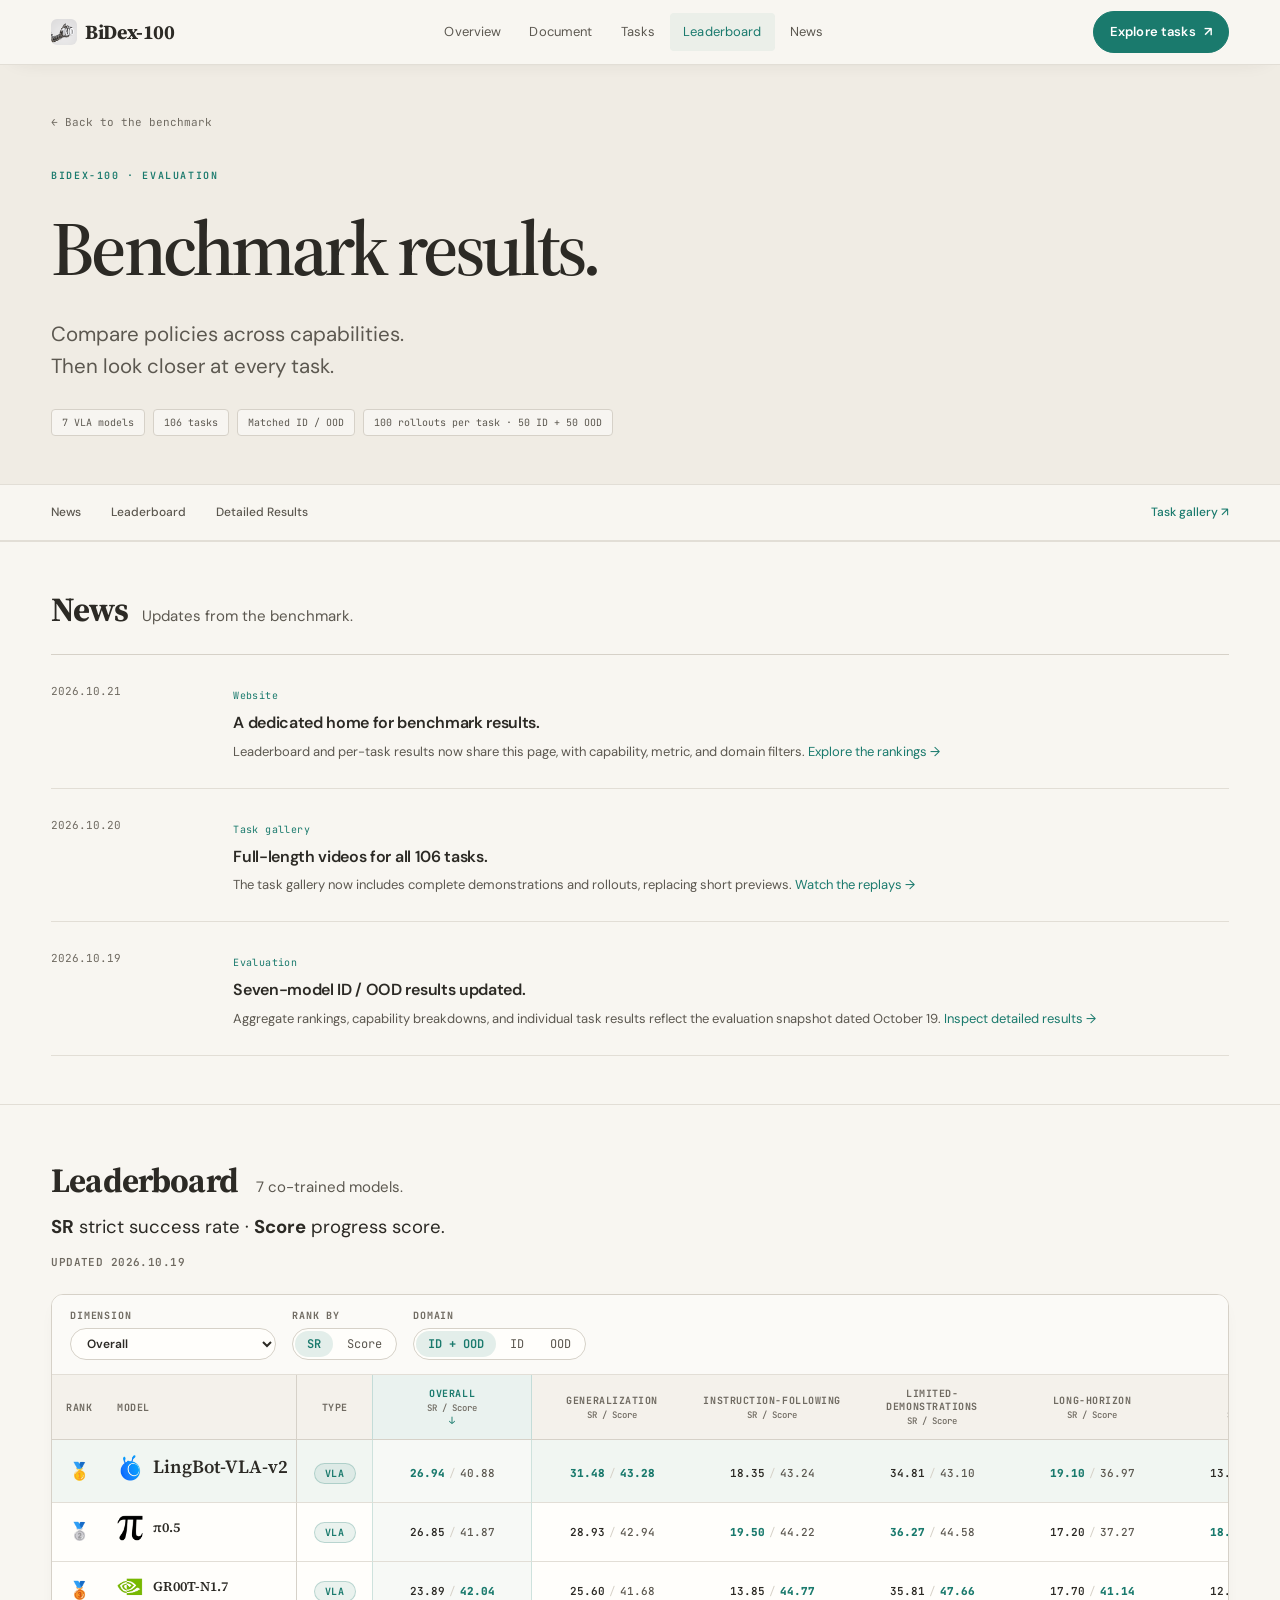
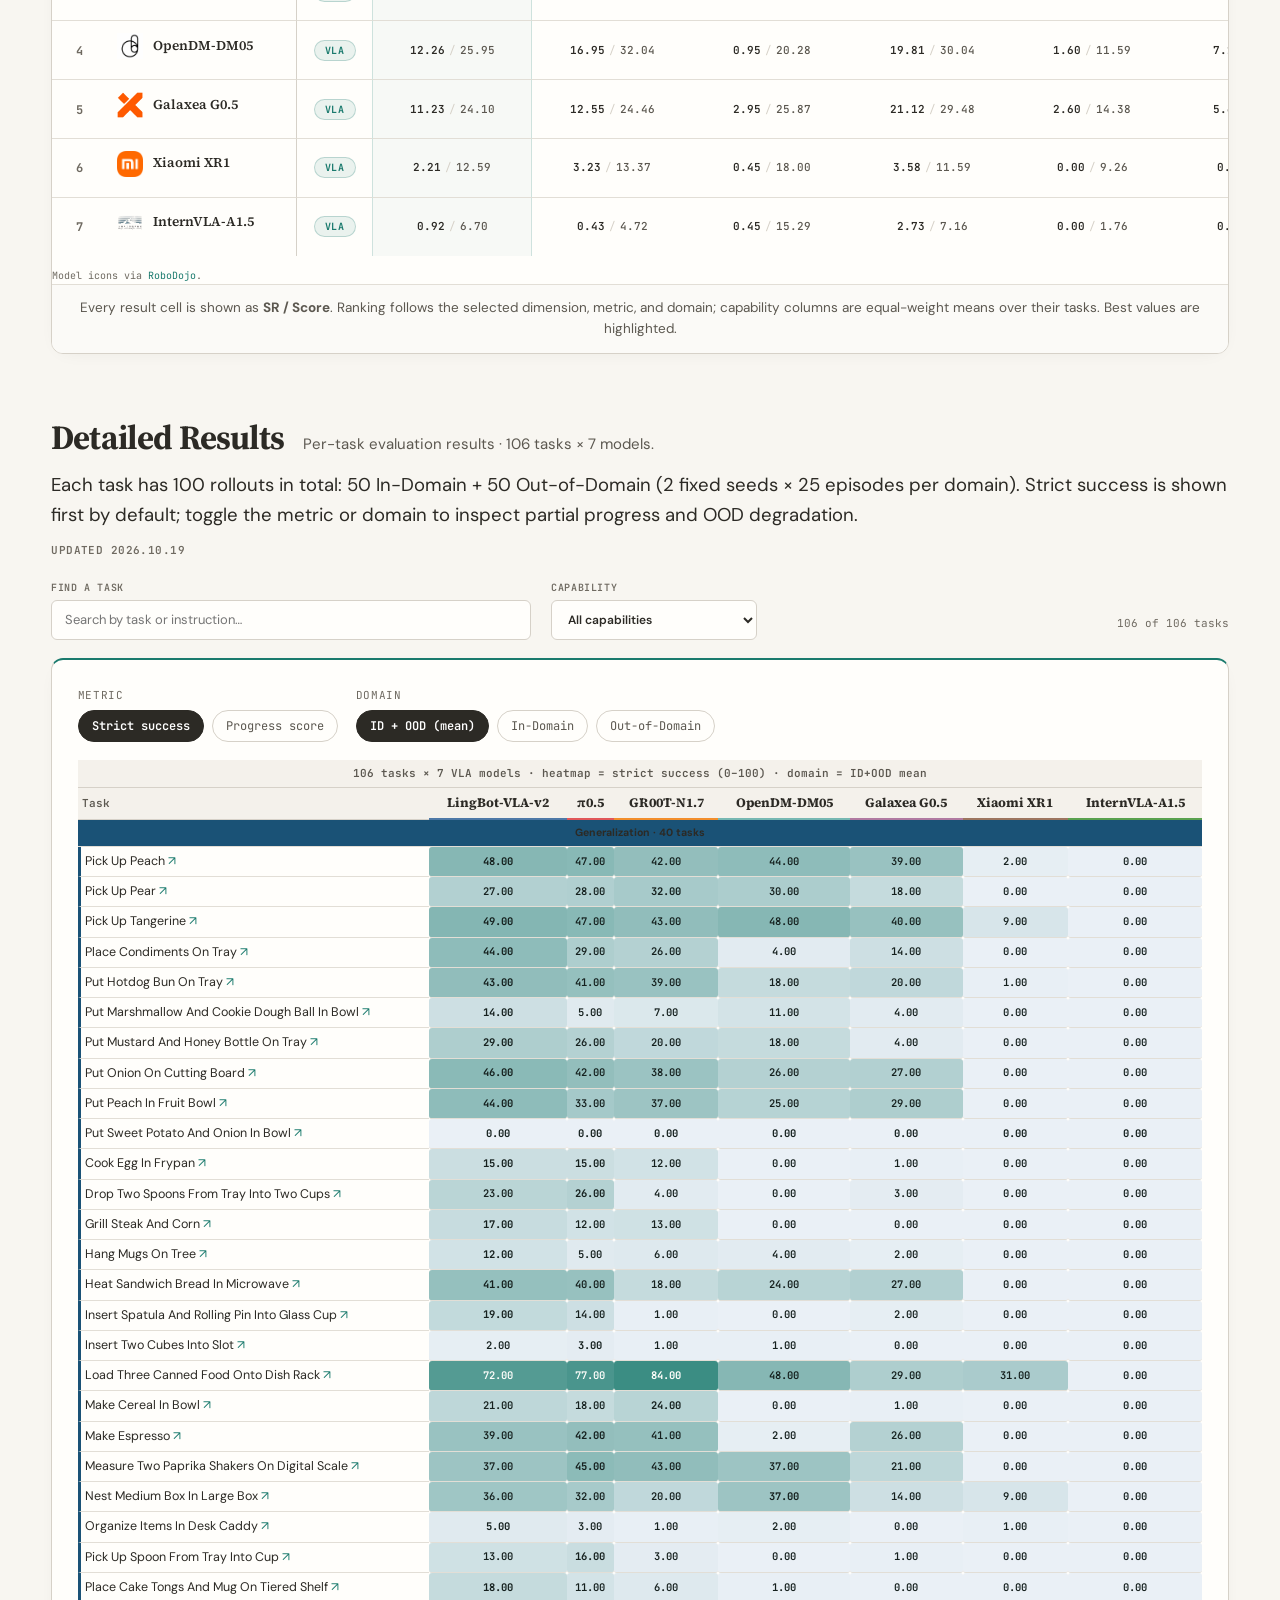
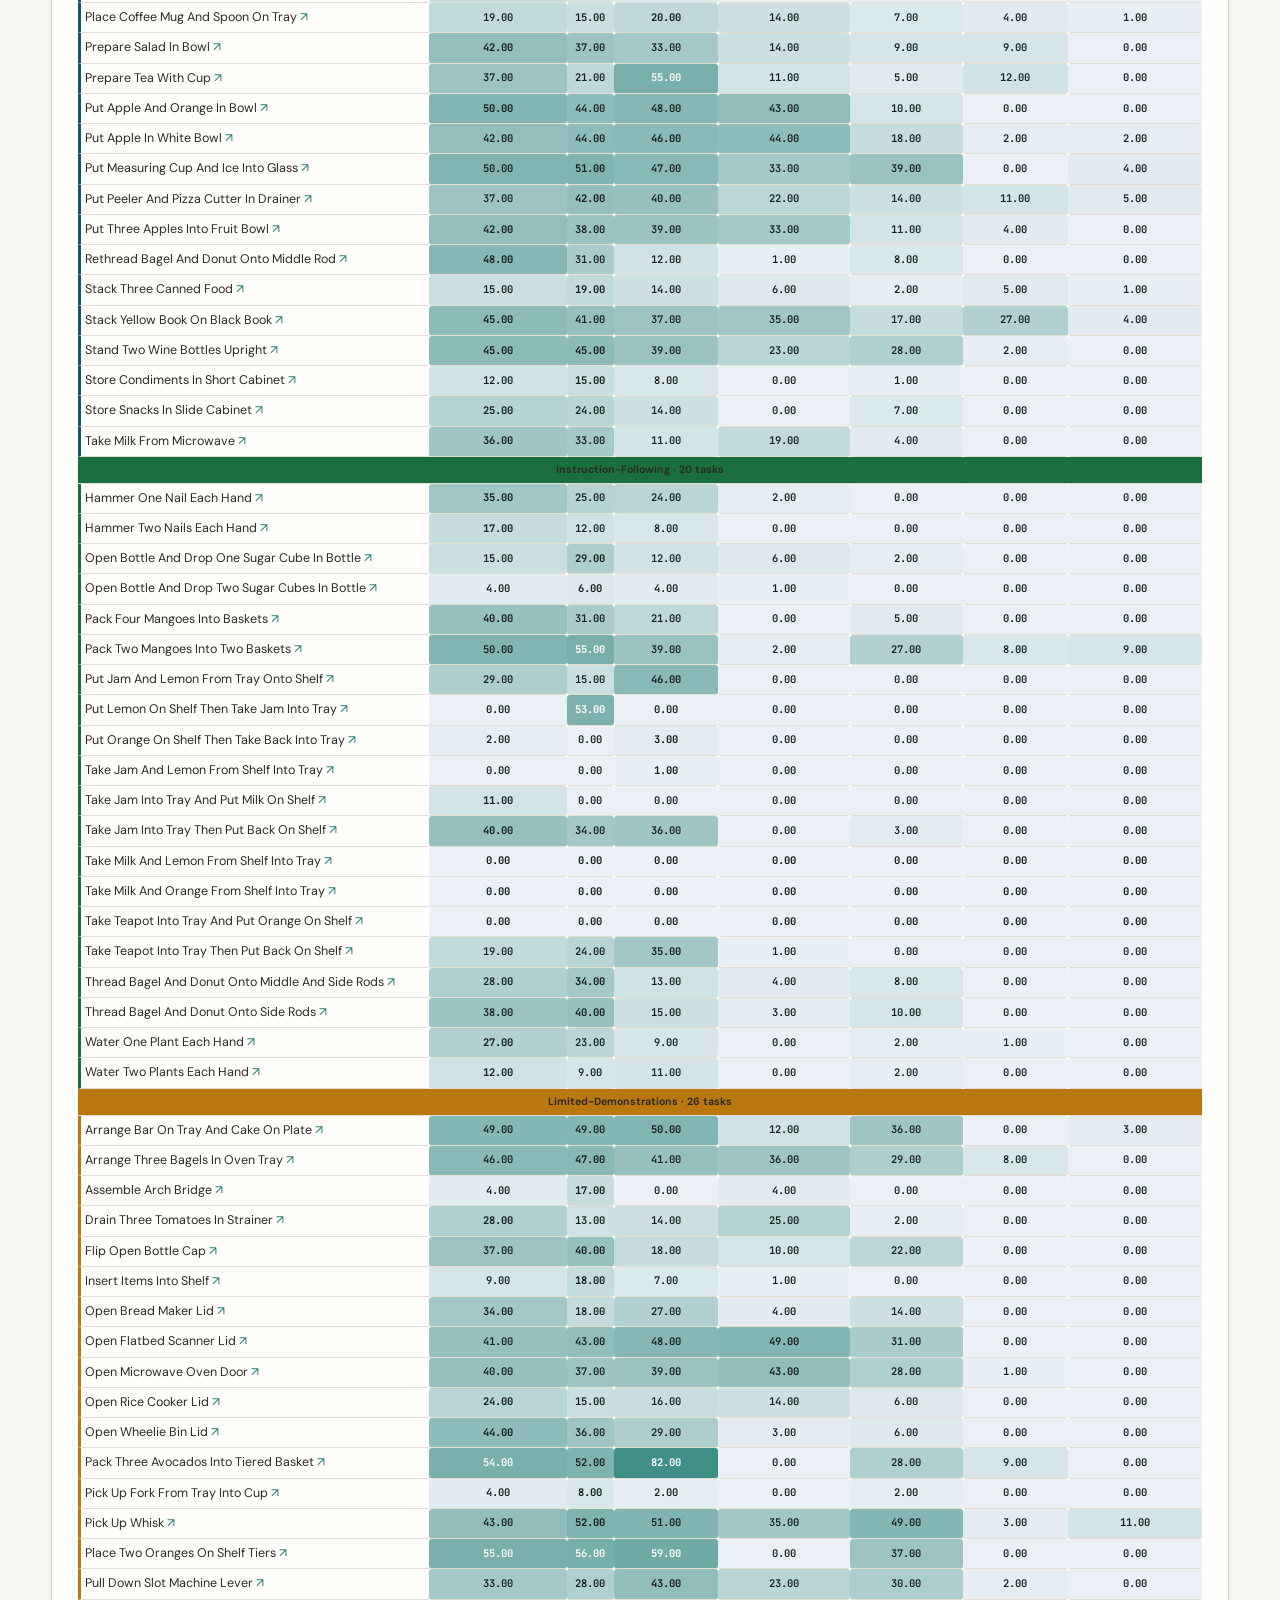
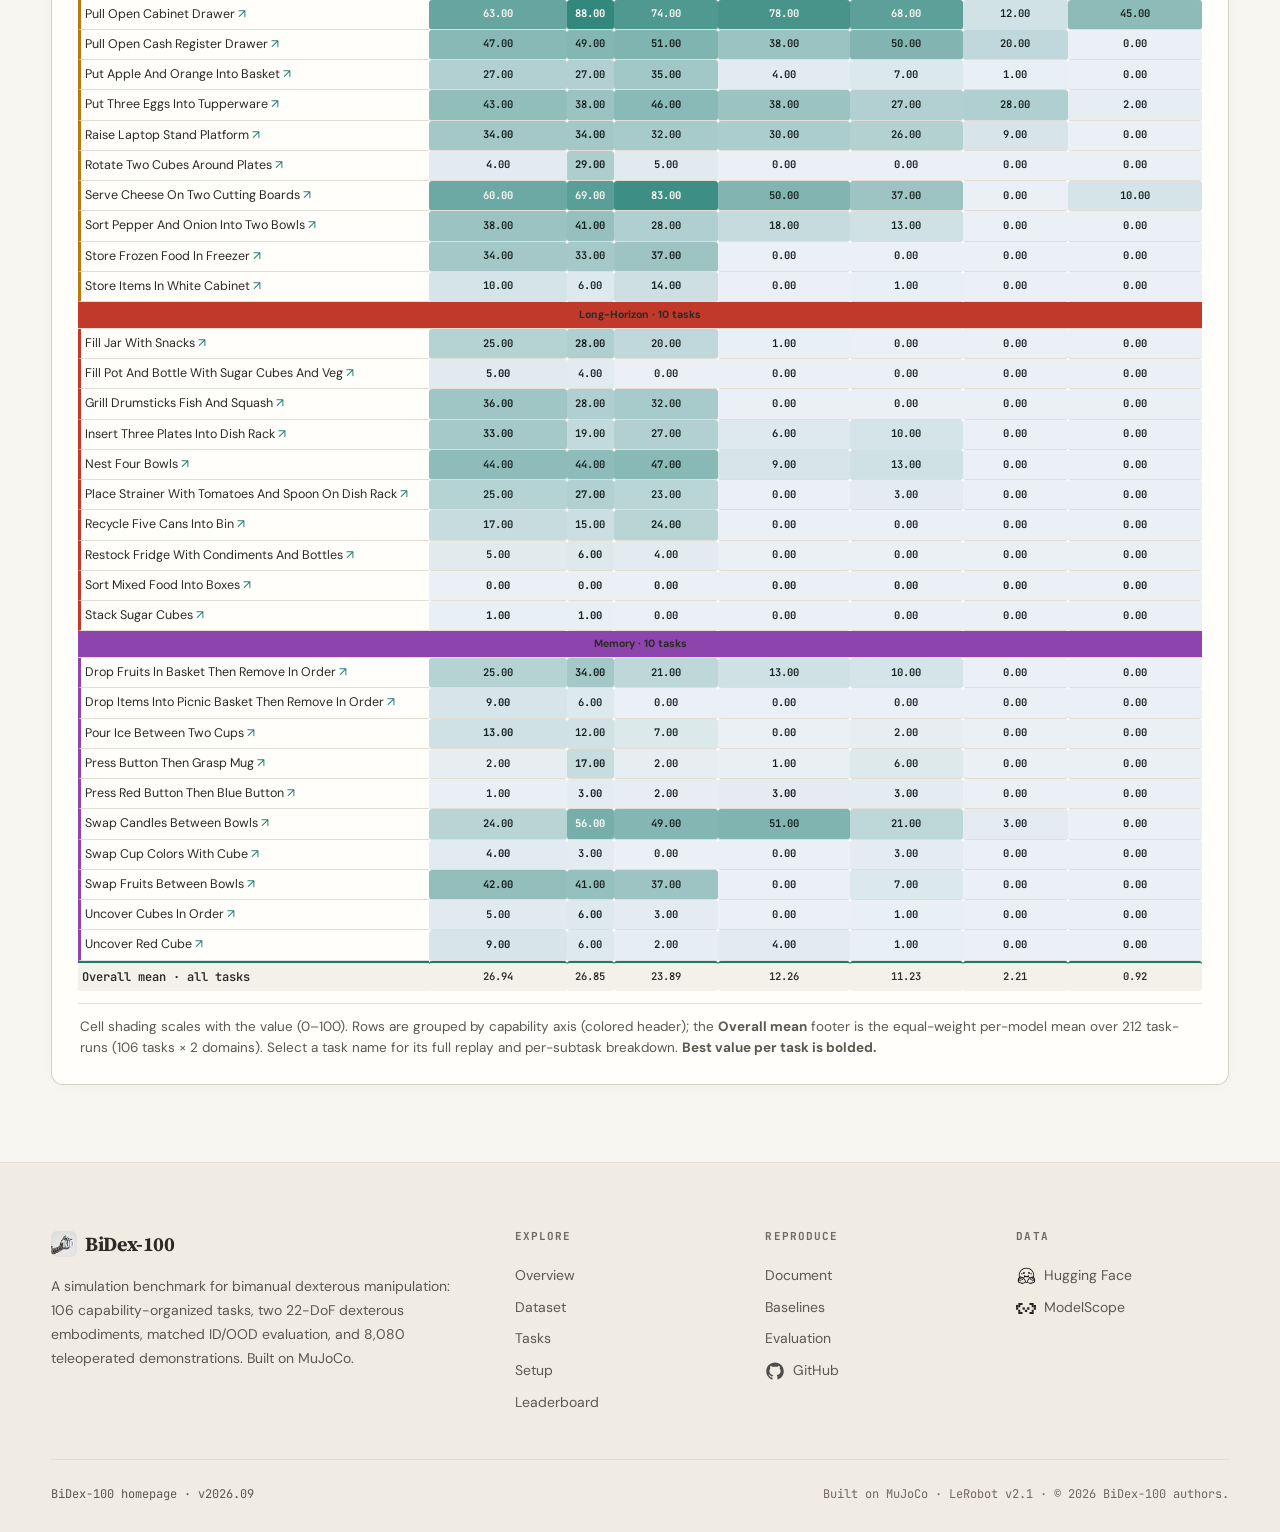
<file: leaderboard.html>
<!DOCTYPE html>
<html lang="en">
<head>
<meta charset="UTF-8">
<meta name="viewport" content="width=device-width,initial-scale=1">
<title>BiDex-100 · Leaderboard &amp; Detailed Results</title>
<meta name="description" content="Compare seven VLA models across 106 BiDex-100 tasks. Explore News, capability rankings, matched ID/OOD results, and full task replays.">
<meta property="og:title" content="BiDex-100 · Leaderboard &amp; Detailed Results">
<meta property="og:description" content="106 tasks · 5 capability axes · two 22-DoF bimanual embodiments · 8,080 teleop demos · matched ID/OOD evaluation · 7 VLA models.">
<meta property="og:type" content="website">
<meta property="og:image" content="static/images/figures/overview.png">
<link rel="icon" href="static/images/favicon.ico" type="image/x-icon">
<link rel="icon" type="image/png" sizes="32x32" href="static/images/favicon-32.png">
<link rel="icon" type="image/png" sizes="48x48" href="static/images/favicon-48.png">
<link rel="icon" type="image/png" sizes="192x192" href="static/images/favicon-192.png">
<link rel="apple-touch-icon" sizes="180x180" href="static/images/favicon-180.png">
<link rel="apple-touch-icon" sizes="192x192" href="static/images/favicon-192.png">
<link rel="preconnect" href="https://fonts.googleapis.com">
<link rel="preconnect" href="https://fonts.gstatic.com" crossorigin>
<link href="https://fonts.googleapis.com/css2?family=DM+Sans:ital,opsz,wght@0,9..40,100..1000;1,9..40,100..1000&family=JetBrains+Mono:wght@400;500;600&family=Source+Serif+4:ital,opsz,wght@0,8..60,400..900;1,8..60,400..900&display=swap" rel="stylesheet">
<link rel="stylesheet" href="static/css/style.css">
<link rel="stylesheet" href="static/css/layout.css">
</head>
<body class="results-page">
<nav class="nav solid" id="nav">
  <div class="nav-inner">
    <a href="./" class="brand" aria-label="BiDex-100 home"><span class="brand-text">BiDex-100</span></a>
    <div class="nav-links" id="nav-links">
      <a href="./#overview">Overview</a>
      <a href="document.html">Document</a>
      <a href="./#get-started">Tasks</a>
      <a class="page-current" href="leaderboard.html" aria-current="page">Leaderboard</a>
      <a href="#news">News</a>
    </div>
    <div class="nav-cta"><a class="btn btn-primary" href="./#get-started">Explore tasks <span aria-hidden="true">↗</span></a><button class="burger" id="burger" aria-label="Open menu" aria-expanded="false"><span></span><span></span><span></span></button></div>
  </div>
  <div class="nav-progress" id="nav-progress" aria-hidden="true"></div>
</nav>
<div class="drawer" id="drawer">
  <div class="drawer-head"><span class="brand-name">BiDex-100</span><button class="drawer-close" id="drawer-close" aria-label="Close menu">×</button></div>
  <a href="./">Home</a><a href="./#overview">Overview</a>
  <a href="document.html">Document</a><a href="./#get-started">Tasks</a><a href="#news">News</a><a href="#leaderboard">Leaderboard</a><a href="#results">Detailed Results</a>
</div>
<main id="top">
<header class="results-header">
  <div class="container">
    <a class="back-link" href="./">← Back to the benchmark</a>
    <p class="eyebrow">BiDex-100 · Evaluation</p>
    <h1>Benchmark results.</h1>
    <p class="results-intro">Compare policies across capabilities.<br>Then look closer at every task.</p>
    <div class="results-facts"><span>7 VLA models</span><span>106 tasks</span><span>Matched ID / OOD</span><span>100 rollouts per task · 50 ID + 50 OOD</span></div>
  </div>
</header>
<nav class="results-jump-nav" aria-label="Results sections"><div class="container"><a href="#news">News</a><a href="#leaderboard">Leaderboard</a><a href="#results">Detailed Results</a><a class="results-gallery-link" href="./#get-started">Task gallery ↗</a></div></nav>
<section class="section news-section" id="news" aria-labelledby="news-title">
  <div class="container">
    <div class="section-head"><p class="eyebrow" id="news-title">News</p><h2>Updates from the benchmark.</h2></div>
    <div class="news-list">
      <article class="news-item"><time datetime="2026-10-21">2026.10.21</time><div><span class="news-tag">Website</span><h3>A dedicated home for benchmark results.</h3><p>Leaderboard and per-task results now share this page, with capability, metric, and domain filters. <a href="#leaderboard">Explore the rankings →</a></p></div></article>
      <article class="news-item"><time datetime="2026-10-20">2026.10.20</time><div><span class="news-tag">Task gallery</span><h3>Full-length videos for all 106 tasks.</h3><p>The task gallery now includes complete demonstrations and rollouts, replacing short previews. <a href="./#get-started">Watch the replays →</a></p></div></article>
      <article class="news-item"><time datetime="2026-10-19">2026.10.19</time><div><span class="news-tag">Evaluation</span><h3>Seven-model ID / OOD results updated.</h3><p>Aggregate rankings, capability breakdowns, and individual task results reflect the evaluation snapshot dated October 19. <a href="#results">Inspect detailed results →</a></p></div></article>
    </div>
  </div>
</section>
<!-- ================= LEADERBOARD ================= -->
<section class="section evidence-band evidence-band--results" id="leaderboard">
  <div class="container">
    <div class="section-head">
      <p class="eyebrow">Leaderboard</p>
      <h2>7 co-trained models.</h2>
      <p class="lead"><b>SR</b> strict success rate · <b>Score</b> progress score.</p>
      <time class="results-updated" datetime="2026-10-19">Updated 2026.10.19</time>
    </div>

    <div class="leaderboard-card" style="margin-bottom:28px;">
      <div class="leaderboard-toolbar">
        <div class="lb-filters" aria-label="Leaderboard controls">
          <label class="field" for="lb-dimension"><span>Dimension</span>
            <select class="lb-select" id="lb-dimension">
              <option value="overall">Overall</option>
              <option value="Generalization">Generalization</option>
              <option value="Instruction_Following">Instruction-Following</option>
              <option value="Limited_Demonstrations">Limited-Demonstrations</option>
              <option value="Long_Horizon">Long-Horizon</option>
              <option value="Memory">Memory</option>
            </select>
          </label>
          <div class="field"><span>Rank by</span><div class="rt-chips">
            <button class="rt-chip active" data-lb-group="metric" data-k="succ">SR</button>
            <button class="rt-chip" data-lb-group="metric" data-k="score">Score</button>
          </div></div>
          <div class="field"><span>Domain</span><div class="rt-chips">
            <button class="rt-chip active" data-lb-group="domain" data-k="all">ID + OOD</button>
            <button class="rt-chip" data-lb-group="domain" data-k="id">ID</button>
            <button class="rt-chip" data-lb-group="domain" data-k="ood">OOD</button>
          </div></div>
        </div>
      </div>
      <div class="lb-wrap"><table class="lb-table compact" id="agg-table"></table></div>
      <p class="model-icon-credit">Model icons via <a href="https://robodojo-benchmark.com/leaderboard#agent" target="_blank" rel="noopener">RoboDojo</a>.</p>
      <p class="evidence-caption">Every result cell is shown as <b>SR / Score</b>. Ranking follows the selected dimension, metric, and domain; capability columns are equal-weight means over their tasks. Best values are highlighted.</p>
    </div>

    <div class="section-head detailed-heading" id="results">
      <p class="eyebrow">Detailed Results</p>
      <h2>Per-task evaluation results · 106 tasks × 7 models.</h2>
      <p class="lead">Each task has 100 rollouts in total: 50 In-Domain + 50 Out-of-Domain (2 fixed seeds × 25 episodes per domain). Strict success is shown first by default; toggle the metric or domain to inspect partial progress and OOD degradation.</p>
      <time class="results-updated" datetime="2026-10-19">Updated 2026.10.19</time>
    </div>
    <div class="results-task-filter">
      <label class="search-field" for="result-search"><span>Find a task</span><input id="result-search" type="search" placeholder="Search by task or instruction…" autocomplete="off"></label>
      <label class="field" for="result-axis"><span>Capability</span><select class="lb-select" id="result-axis"><option value="all">All capabilities</option><option value="Generalization">Generalization</option><option value="Instruction_Following">Instruction-Following</option><option value="Limited_Demonstrations">Limited-Demonstrations</option><option value="Long_Horizon">Long-Horizon</option><option value="Memory">Memory</option></select></label>
      <p id="result-count" class="result-count" aria-live="polite"></p>
    </div>
    <div class="chart-panel wide">
      <div class="rt-controls">
        <div class="field"><span>Metric</span><div class="rt-chips">
          <button class="rt-chip active" data-group="metric" data-k="succ">Strict success</button>
          <button class="rt-chip" data-group="metric" data-k="score">Progress score</button>
        </div></div>
        <div class="field"><span>Domain</span><div class="rt-chips">
          <button class="rt-chip active" data-group="domain" data-k="all">ID + OOD (mean)</button>
          <button class="rt-chip" data-group="domain" data-k="id">In-Domain</button>
          <button class="rt-chip" data-group="domain" data-k="ood">Out-of-Domain</button>
        </div></div>
      </div>
      <div class="table-wrap"><table class="results-table" id="results-table" aria-describedby="rtable-cap"></table></div>
      <p id="rtable-cap" class="dim evidence-caption">Cell shading scales with the value (0–100). Rows are grouped by capability axis (colored header); the <b>Overall mean</b> footer is the equal-weight per-model mean over 212 task-runs (106 tasks × 2 domains). Select a task name for its full replay and per-subtask breakdown. <b>Best value per task is bolded.</b></p>
    </div>
  </div>
</section>

</main>
<!-- ================= FOOTER ================= -->
<footer class="footer" id="contact">
  <div class="container">
    <div class="footer-grid">
      <div>
        <div class="brand" style="margin-bottom:14px;"><span class="brand-text">BiDex-100</span></div>
        <p class="dim" style="max-width:42ch; font-size:14px;">A simulation benchmark for bimanual dexterous manipulation: 106 capability-organized tasks, two 22-DoF dexterous embodiments, matched ID/OOD evaluation, and 8,080 teleoperated demonstrations. Built on MuJoCo.</p>
      </div>
      <div>
        <h5>Explore</h5>
        <a href="./#overview">Overview</a>
        <a href="./#dataset">Dataset</a>
        <a href="./#get-started">Tasks</a>
        <a href="./#setup">Setup</a>
        <a href="#leaderboard">Leaderboard</a>
      </div>
      <div>
        <h5>Reproduce</h5>
        <a href="document.html">Document</a>
        <a href="#leaderboard">Baselines</a>
        <a href="./#domain-randomization">Evaluation</a>
        <a class="resource-link" href="https://github.com/robbyant-research/BiDex-100" target="_blank" rel="noopener"><img class="resource-icon" src="static/images/icons/github.svg" width="20" height="20" alt="" aria-hidden="true">GitHub</a>
      </div>
      <div>
        <h5>Data</h5>
        <a class="resource-link" href="https://huggingface.co/datasets/Robbyant-Research/BiDex-100" target="_blank" rel="noopener"><img class="resource-icon" src="static/images/icons/huggingface.svg" width="20" height="20" alt="" aria-hidden="true">Hugging Face</a>
        <a class="resource-link" href="https://modelscope.cn/datasets/Robbyant-Research/BiDex-100" target="_blank" rel="noopener"><img class="resource-icon" src="static/images/icons/modelscope.svg" width="20" height="20" alt="" aria-hidden="true">ModelScope</a>
      </div>
    </div>
    <div class="footer-bottom">
      <span class="ver">BiDex-100 homepage · v2026.09</span>
      <span>Built on MuJoCo · LeRobot v2.1 · © 2026 BiDex-100 authors.</span>
    </div>
  </div>
</footer>

<div class="copy-toast" id="copy-toast">BibTeX copied</div>

<script src="static/js/data.js"></script>
<script src="static/js/app.js"></script>
</body>
</html>
</file>
<file: static/css/style.css>
/* ============================================================
   BIDEX-100 — Editorial academic design system
   Warm paper · Source Serif headings · DM Sans body · teal accent
   ============================================================ */
:root{
  --accent-base:#1a7a6d;
  --accent:#1a7a6d;
  --accent-hover:color-mix(in srgb, var(--accent-base) 82%, black);
  --accent-light:color-mix(in srgb, var(--accent-base) 12%, transparent);
  --accent-pale:color-mix(in srgb, var(--accent-base) 6%, transparent);

  --paper:#f8f6f1;
  --paper-deep:#f0ece4;
  --surface:#fffefb;
  --ink-strong:#2c2a25;
  --bg:var(--paper);
  --bg-2:var(--paper-deep);
  --bg-3:var(--surface);
  --panel:var(--surface);
  --panel-2:#f4f1eb;
  --bone:var(--ink-strong);
  --ink:#ffffff;
  --metal:#5c5850;
  --metal-dim:#6f6a61;
  --line:#e2ded6;
  --line-strong:#d6d1c8;
  --cyan:var(--accent);
  --copper:#a95c3a;
  --amber:#7f5c1e;
  --coral:#b85a4a;
  --yellow:#b08d2e;
  --green:#3e7a5a;
  --brick:#9e4a40;
  --violet:#6b53a7;
  --axis-gen:#1a7a6d;
  --axis-if:#556b2f;
  --axis-ld:#7f5c1e;
  --axis-lh:#8b3a3a;
  --axis-mem:#5d4e8c;
  --text:#2c2a25;
  --text-dim:#5c5850;
  --text-faint:#6f6a61;
  --scrim:rgba(28,26,22,.84);
  --on-scrim:#fffefb;
  --display:"Source Serif 4",Georgia,"Times New Roman",serif;
  --body:"DM Sans",system-ui,-apple-system,"Segoe UI",Roboto,Arial,sans-serif;
  --mono:"JetBrains Mono",ui-monospace,SFMono-Regular,Menlo,Monaco,Consolas,"Liberation Mono","Courier New",monospace;
  --maxw:1180px;
  --measure:100ch;
  --rail:88px;
  --r-sm:4px; --r:6px; --r-lg:10px; --r-xl:14px;
  --evidence-radius:12px;
  --frame-border:1px solid var(--line-strong);
  --evidence-shadow:0 1px 2px rgba(44,42,37,.06), 0 6px 16px -6px rgba(44,42,37,.10), 0 20px 48px -16px rgba(44,42,37,.16);
  --shadow:var(--evidence-shadow);
  --duration-fast:150ms;
  --duration-medium:250ms;
}
*{box-sizing:border-box;}
html{scroll-behavior:auto; -webkit-text-size-adjust:100%; scroll-padding-top:72px; overscroll-behavior-y:none;}
body{
  margin:0; background:var(--bg); color:var(--text);
  font-family:var(--body); font-size:16px; line-height:1.7;
  -webkit-font-smoothing:antialiased;
  font-variant-numeric:tabular-nums;
  text-rendering:optimizeLegibility;
  overscroll-behavior-y:none;
}
img{max-width:100%; display:block;}
::selection{background:var(--accent-light); color:var(--bone);}
::-moz-selection{background:var(--accent-light); color:var(--bone);}
a{color:var(--metal); text-decoration:none; transition:color var(--duration-fast);}
a:hover{color:var(--bone);}
h1,h2,h3,h4{font-family:var(--display); font-weight:700; color:var(--bone); margin:0 0 .45em; line-height:1.22; letter-spacing:-.02em; text-wrap:balance;}
h1::after,h2::after{content:""; display:block; width:2rem; height:2px; background:var(--accent); margin-top:.5rem; border-radius:1px;}
.mono{font-family:var(--mono); font-feature-settings:"tnum"; font-variant-numeric:tabular-nums;}
.eyebrow{font-family:var(--mono); font-size:11px; letter-spacing:.14em; text-transform:uppercase; color:var(--accent); font-weight:600;}
.section{position:relative; padding:clamp(40px,4.6vw,64px) 0; border-top:1px solid var(--line);}
.container{max-width:var(--maxw); margin:0 auto; padding:0 clamp(20px,4vw,56px);}
.lead{font-size:clamp(17px,1.45vw,20px); color:var(--text); max-width:var(--measure); line-height:1.65;}
.dim{color:var(--text-dim);}
.section-head{
  max-width:none;
  margin:0 0 clamp(18px,2vw,26px);
}
.section-head > .eyebrow{
  display:inline; margin:0; padding-right:14px;
  font-family:var(--display); font-size:clamp(26px,2.8vw,34px); font-weight:700;
  letter-spacing:-.025em; text-transform:none; color:var(--bone); line-height:1.15;
}
.section-head h2{
  display:inline; margin:0;
  font-family:var(--body); font-size:clamp(15px,1.1vw,17px); font-weight:400;
  letter-spacing:0; color:var(--text-dim); line-height:1.5;
}
.section-head h2::after{display:none;}
.section-head > .lead{margin:12px 0 0; color:var(--text);}

.evidence-band::before{
  content:attr(data-section-index);
  position:absolute;
  top:clamp(28px,3vw,44px);
  right:max(20px,calc((100vw - var(--maxw))/2 + 56px));
  font-family:var(--mono);
  font-size:10px;
  letter-spacing:.12em;
  color:var(--text-faint);
}
#abstract, #benchmark{background:var(--paper);}
#overview, #setup, #get-started{background:var(--paper-deep);}
#domain-randomization, #leaderboard{background:var(--paper);}
#docs{background:var(--paper-deep);}

.video-placeholder{background:var(--paper-deep); padding:clamp(40px,5vw,72px) 0;}
.video-placeholder .hero-evidence{margin:0 auto; max-width:min(1100px,92vw);}

.evidence-caption{
  margin:12px 0 0;
  padding:12px 2px 0;
  border-top:1px solid var(--line);
  color:var(--text-dim);
  font-family:var(--body);
  font-size:13.5px;
  line-height:1.58;
}
.evidence-figure{margin:0;}
.evidence-band--figure .overview-frame{
  border-radius:var(--evidence-radius);
  box-shadow:var(--evidence-shadow);
}
.overview-frame.is-pdf embed,.overview-frame.is-pdf iframe{
  width:100%; height:min(820px,78vh); display:block; border:0;
}
.pdf-fallback{display:none; margin-top:10px; text-align:center;}
.overview-frame.is-pdf .pdf-fallback{display:block;}
.evidence-band--data .bm-table,
.evidence-band--data .lb-table,
.evidence-band--data .gen-axes,
.evidence-band--results .chart-panel{border-radius:var(--evidence-radius);}
.evidence-band--data .leaderboard{
  margin-top:clamp(38px,5vw,64px);
  padding-top:24px;
  border-top-color:var(--line-strong);
}
.evidence-band--atlas .task-grid{gap:1px; background:var(--line-strong); border:var(--frame-border); border-radius:var(--evidence-radius); overflow:hidden; box-shadow:var(--evidence-shadow);}
.evidence-band--atlas .task-card{border:0; border-radius:0;}
.evidence-band--split .teleop-split{align-items:start;}
.evidence-band--split .teleop-split .ph{border-radius:var(--evidence-radius);}
.evidence-band--split .teleop-steps{margin-top:0; border-top:1px solid var(--line-strong);}
.evidence-band--split .teleop-step{border-width:0 0 1px; border-radius:0; padding:18px 2px; background:transparent;}
.evidence-band--media .modalplayer{
  padding:clamp(12px,1.8vw,22px) 0;
  border-top:1px solid var(--line-strong);
  border-bottom:1px solid var(--line-strong);
}
.evidence-band--protocol .eval-tiers{
  gap:0;
  border:var(--frame-border);
  border-radius:var(--evidence-radius);
  overflow:hidden;
  background:var(--line-strong);
  box-shadow:var(--evidence-shadow);
}
.evidence-band--protocol .eval-tier{border:0; border-left:1px solid var(--line-strong); border-radius:0; box-shadow:none;}
.evidence-band--protocol .eval-tier:first-child{border-left:0;}
.evidence-band--results .chart-panel{
  border-color:var(--line-strong);
  border-top:2px solid var(--accent);
  box-shadow:var(--evidence-shadow);
}
.evidence-band--resources .resource-grid{
  gap:0;
  border:var(--frame-border);
  border-radius:var(--evidence-radius);
  overflow:hidden;
  background:var(--line-strong);
  box-shadow:var(--evidence-shadow);
}
.evidence-band--resources .resource-card{border:0; border-left:1px solid var(--line-strong); border-radius:0; box-shadow:none;}
.evidence-band--resources .resource-card:first-child{border-left:0;}
.evidence-band--resources .resource-card:hover,.evidence-band--resources .resource-card:focus-visible,.evidence-band--resources .resource-card:active{border-color:var(--accent); background:#f3f6f3; box-shadow:inset 0 0 0 2px var(--accent); transform:none;}

.nav{
  position:sticky; top:0; z-index:60; transition:background var(--duration-medium),backdrop-filter var(--duration-medium),border-color var(--duration-medium),box-shadow var(--duration-medium);
  border-bottom:1px solid transparent;
}
.nav.solid{background:rgba(248,246,241,.92); backdrop-filter:blur(14px) saturate(1.08); border-bottom-color:var(--line); box-shadow:0 6px 24px -18px rgba(44,42,37,.24);}
.nav-inner{max-width:var(--maxw); margin:0 auto; padding:0 clamp(20px,4vw,56px); height:64px; display:flex; align-items:center; gap:20px;}
.brand{display:flex; align-items:center; gap:10px; flex:none;}
.brand img{height:48px; width:auto; display:block;}
.nav-links{display:flex; gap:2px; margin:0 auto; padding:0 8px; align-items:center;}
.nav-links a{
  font-size:13px; color:var(--text-dim); padding:8px 13px; border-radius:var(--r-sm);
  position:relative; font-family:var(--body); letter-spacing:.01em; transition:color .15s,background .15s;
}
.nav-links a:hover{color:var(--bone); background:rgba(44,42,37,.05);}
.nav-links a.active{color:var(--accent); background:var(--accent-pale);}
.nav-links a.active::after{content:""; position:absolute; left:13px; right:13px; bottom:2px; height:2px; background:var(--accent); border-radius:2px;}
.nav-cta{display:flex; align-items:center; gap:8px; flex:none;}
.nav-cta .btn{font-family:var(--body); letter-spacing:.01em;}
.btn{
  display:inline-flex; align-items:center; gap:8px; font-family:var(--mono); font-size:13px; letter-spacing:.02em;
  padding:9px 16px; border-radius:999px; border:1px solid var(--line-strong); color:var(--text); cursor:pointer;
  transition:color var(--duration-fast),background var(--duration-fast),border-color var(--duration-fast),transform var(--duration-fast); white-space:nowrap; text-decoration:none;
}
.btn svg{width:15px; height:15px;}
.btn:hover{border-color:var(--metal); color:var(--bone); transform:translateY(-1px);}
.btn-primary{background:var(--accent); color:var(--ink); border-color:var(--accent); font-weight:600;}
.btn-primary:hover{background:var(--accent-hover); color:var(--ink); transform:translateY(-1px);}
.btn-resource{background:rgba(255,255,255,.78); border-color:rgba(21,32,30,.2); box-shadow:0 7px 18px -16px rgba(22,35,33,.42);}
.resource-icon{width:20px; height:20px; object-fit:contain; flex-shrink:0;}
.footer-grid a.resource-link{display:flex; align-items:center; gap:8px;}
.btn-ghost{border-color:transparent; color:var(--text-dim);}
.btn-ghost:hover{color:var(--accent); border-color:var(--line-strong);}
.btn:disabled,.btn.is-unavailable{cursor:not-allowed; opacity:.64; transform:none; box-shadow:none;}
.btn:disabled:hover,.btn.is-unavailable:hover{border-color:var(--line); color:inherit; transform:none;}
.chip-coming{font-family:var(--mono); font-size:10px; padding:2px 7px; border-radius:999px; background:rgba(20,32,30,.06); color:var(--text-faint); border:1px solid var(--line); margin-left:4px; vertical-align:middle;}
.icon-btn{width:38px; height:38px; padding:0; justify-content:center; border-color:var(--line-strong);}
.icon-btn svg{width:17px; height:17px;}
.icon-btn[data-soon]{position:relative;}
.icon-btn[data-soon]::after{content:""; position:absolute; top:7px; right:7px; width:6px; height:6px; border-radius:50%; background:var(--text-faint); border:1.5px solid var(--bg);}
.nav-progress{position:absolute; left:0; bottom:0; height:2px; width:0; background:var(--accent); border-radius:2px; transition:width .1s linear;}
.burger{display:none; width:40px; height:40px; border:1px solid var(--line-strong); background:transparent; border-radius:var(--r-sm); cursor:pointer; color:var(--bone); padding:0; flex-direction:column; align-items:center; justify-content:center; gap:3px;}
.burger span{display:block; width:18px; height:2px; background:currentColor; border-radius:2px;}
.burger[aria-expanded="true"] span:nth-child(1){transform:translateY(5px) rotate(45deg);}
.burger[aria-expanded="true"] span:nth-child(2){opacity:0;}
.burger[aria-expanded="true"] span:nth-child(3){transform:translateY(-5px) rotate(-45deg);}

.hero{position:relative; overflow:hidden; padding:0;}
.hero-bg-video{position:absolute; inset:0; width:100%; height:100%; object-fit:cover; z-index:-2;}
.hero-bg-scrim{position:absolute; inset:0; z-index:-1; background:var(--bg); opacity:.86;}
.hero.hero-centered{
  isolation:isolate;
  padding:clamp(38px,5vw,72px) 0 0;
}
.hero-atmosphere{position:absolute; inset:0; z-index:-1; overflow:hidden; pointer-events:none; opacity:.35;}
.hero-atmosphere::before{
  content:""; position:absolute; width:min(82vw,1100px); height:min(52vw,700px); left:50%; top:-46%;
  transform:translateX(-50%); border-radius:50%; border:1px solid rgba(26,122,109,.14);
  box-shadow:0 0 0 55px rgba(26,122,109,.04),0 0 0 110px rgba(26,122,109,.03),0 0 0 165px rgba(26,122,109,.02);
}
.hero-centered .hero-content{position:relative; max-width:980px; margin:0 auto; text-align:center;}
.sr-only{position:absolute !important; width:1px !important; height:1px !important; padding:0 !important; margin:-1px !important; overflow:hidden !important; clip:rect(0,0,0,0) !important; white-space:nowrap !important; border:0 !important;}
.hero-centered .hero-wordmark{
  font-family:var(--display); font-weight:700; font-size:clamp(44px,6.6vw,78px);
  line-height:1; letter-spacing:-.03em; color:var(--bone); margin:0 auto clamp(8px,1.2vw,14px);
}
.hero-centered .hero-subtitle{
  font-family:var(--display); font-weight:600; font-size:clamp(22px,2.6vw,32px); line-height:1.22;
  color:var(--bone); max-width:58ch; margin:0 auto clamp(14px,1.8vw,22px);
}
.hero-centered .hero-subtitle::after{display:none;}
.hero-centered .hero-contributors{
  max-width:960px; min-height:54px; margin:0 auto clamp(16px,2vw,24px);
  padding:12px 18px 10px; border-top:1px solid var(--line-strong); border-bottom:1px solid var(--line);
  background:rgba(255,255,255,.55); border-radius:var(--r-lg);
}
.hero-centered .hero-author-slot{margin:0 0 5px; font-family:var(--body); font-size:clamp(14px,1.35vw,17px); font-weight:600; color:var(--text-dim); letter-spacing:.01em;}
.hero-centered .hero-affiliation-slot{margin:0; font-family:var(--mono); font-size:11px; line-height:1.45; color:var(--text-faint); letter-spacing:.035em;}
.hero-centered .cta{display:flex; flex-wrap:wrap; justify-content:center; align-items:center; gap:10px; margin-bottom:6px;}
.hero-centered .cta .btn{min-height:42px; padding:10px 18px; font-family:var(--body); font-size:13px; font-weight:600; letter-spacing:.01em;}
.hero-centered .cta .btn-primary .btn-arrow{display:inline-grid; place-items:center; width:17px; height:17px; margin-left:1px; border-radius:50%; background:rgba(255,255,255,.2); font-size:14px; line-height:1; transition:transform var(--duration-fast),background var(--duration-fast);}
.hero-centered .cta .btn-primary:hover .btn-arrow{transform:translateX(2px); background:rgba(255,255,255,.3);}
.hero-centered .cta .is-unavailable{opacity:.56; cursor:default;}
.hero-evidence{margin:0; min-width:0;}
.hero-evidence-frame{
  position:relative;
  aspect-ratio:16/9;
  overflow:hidden;
  border:var(--frame-border);
  border-radius:var(--evidence-radius);
  background:#050707;
  box-shadow:0 24px 55px -40px rgba(14,26,24,.42);
}
.hero-evidence-frame .hero-video{width:100%; height:100%; object-fit:cover; display:block;}
.hero-video-ph{display:flex; align-items:center; justify-content:center; gap:10px; color:rgba(244,241,234,.62); font-family:var(--mono); font-size:12px; letter-spacing:.06em; text-transform:uppercase;}

.bm-table-wrap{overflow-x:auto; margin:0 -4px; padding:0 4px;}
.bm-table{border-collapse:separate; border-spacing:0; width:100%; min-width:780px; font-size:13.5px; background:var(--panel); border:var(--frame-border); border-radius:var(--evidence-radius); overflow:hidden; box-shadow:var(--evidence-shadow);}
.bm-table th,.bm-table td{padding:11px 12px; text-align:center; border-bottom:1px solid var(--line); white-space:nowrap;}
.bm-table thead th{font-family:var(--mono); font-size:11px; letter-spacing:.04em; text-transform:none; color:var(--text-dim); font-weight:600; background:var(--panel-2); border-bottom:1px solid var(--line-strong); position:sticky; top:0;}
.bm-table th.bm-name,.bm-table td:first-child{text-align:left; font-family:var(--body); color:var(--bone); font-weight:500; position:sticky; left:0; background:var(--panel);}
.bm-table thead th.bm-name{background:var(--panel-2);}
.bm-table tbody tr{cursor:pointer; outline:none;}
.bm-table tbody tr:hover td,.bm-table tbody tr.selected td,.bm-table tbody tr:focus-visible td{background:var(--accent-pale); box-shadow:inset 0 1px 0 rgba(26,122,109,.10),inset 0 -1px 0 rgba(26,122,109,.10);}
.bm-table tbody tr:hover td:first-child,.bm-table tbody tr.selected td:first-child,.bm-table tbody tr:focus-visible td:first-child{background:var(--accent-pale); color:var(--bone);}
.bm-table tbody tr.selected td:first-child::before,.bm-table tbody tr:focus-visible td:first-child::before{content:""; position:absolute; left:0; top:0; bottom:0; width:3px; background:var(--accent);}
.bm-table td:first-child{border-right:1px solid var(--line);}
.bm-table .yk{color:var(--green); font-weight:700; font-size:15px;}
.bm-table .nx{color:var(--brick); opacity:.55; font-size:14px;}
.bm-table tr.us td{background:var(--accent-pale); border-top:2px solid var(--accent); border-bottom:2px solid var(--accent);}
.bm-table tr.us td:first-child{background:var(--accent-pale); color:var(--bone);}
.bm-table tr.us .yk{color:var(--accent);}

.leaderboard{margin-top:clamp(18px,2.4vw,28px); padding-top:clamp(16px,2vw,24px); border-top:1px solid var(--line);}
.lb-title{font-family:var(--display); font-size:18px; color:var(--bone); margin:0 0 12px; display:flex; align-items:center; gap:10px;}
.lb-title::after{display:none;}
.lb-prelim{font-family:var(--mono); font-size:10px; padding:2px 8px; border-radius:999px; background:rgba(26,122,109,.12); color:var(--accent); border:1px solid rgba(26,122,109,.25); letter-spacing:.04em; font-weight:600;}
.lb-wrap{overflow-x:auto; margin:0 -4px; padding:0 4px;}
.lb-table{border-collapse:separate; border-spacing:0; width:100%; min-width:520px; font-size:13.5px; background:var(--panel); border:var(--frame-border); border-radius:var(--evidence-radius); overflow:hidden; box-shadow:var(--evidence-shadow);}
.lb-table th,.lb-table td{padding:10px 14px; text-align:center; border-bottom:1px solid var(--line);}
.lb-table thead th{font-family:var(--mono); font-size:11px; color:var(--text-dim); font-weight:600; background:var(--panel-2); border-bottom:1px solid var(--line-strong);}
.lb-table th.rk,.lb-table td.rk{width:42px; color:var(--text-faint); font-family:var(--mono);}
.lb-table th.pn,.lb-table td.pn{text-align:left; font-family:var(--display); font-weight:600; color:var(--bone);}
.lb-table td.avg{color:var(--accent); font-family:var(--mono); font-weight:700;}
.lb-table th.avg{color:var(--accent);}
.lb-table tbody tr.lead td{background:var(--accent-pale);}
.lb-table tbody tr.lead td.pn::before{content:"★ "; color:var(--copper);}
.lb-table tbody tr:last-child td{border-bottom:0;}
/* Per-axis aggregate leaderboard (#agg-table): 5 axis groups x {ID/OOD x prog/sr} + Overall */
.lb-wrap--wide{overflow-x:auto;}
.lb-wrap--wide .lb-table{min-width:1320px;}
#agg-table th.agg-ax{font-family:var(--display); font-size:12px; font-weight:700; letter-spacing:.02em; text-transform:none; padding:9px 6px;}
#agg-table th.agg-sub{font-family:var(--mono); font-size:9.5px; font-weight:600; letter-spacing:.02em; white-space:nowrap; padding:6px 4px;}
#agg-table th.rk,#agg-table td.rk,#agg-table th.pn,#agg-table td.pn{white-space:nowrap;}
#agg-table td.agg-cell{font-family:var(--mono); font-size:12px; padding:7px 6px; color:var(--text);}
#agg-table td.agg-prog{font-weight:700; color:var(--bone);}
#agg-table td.agg-best{font-weight:800; color:var(--accent);}
/* Break the aggregate card out of the 1180px container to span the page,
   like Detailed Results' .chart-panel.wide, but capped narrower (1400 vs 1650). */
.card-frame.agg-wide{
  box-sizing:border-box;
  width:min(1400px, 100vw - 32px);
  margin-inline:calc(50% - min(700px, 50vw - 16px));
}

/* Static leaderboard: server table structure with RoboDojo-style controls and hierarchy. */
.leaderboard-card{
  width:min(1420px,calc(100vw - 32px));
  margin-inline:calc(50% - min(710px,50vw - 16px));
  background:var(--panel);border:1px solid var(--line-strong);border-radius:12px;
  box-shadow:var(--evidence-shadow);overflow:hidden;
}
.leaderboard-toolbar{
  display:flex;align-items:flex-end;justify-content:space-between;gap:20px;flex-wrap:wrap;
  padding:14px 18px;border-bottom:1px solid var(--line);background:#fbfaf7;
}
.lb-filters{display:flex;gap:16px;align-items:flex-end;flex-wrap:wrap;}
.lb-filters .field{display:flex;flex-direction:column;gap:6px;margin:0;}
.lb-filters .field>span{color:var(--text-faint);font:700 10px var(--mono);letter-spacing:.08em;text-transform:uppercase;}
.lb-select{
  min-height:32px;padding:0 30px 0 12px;border:1px solid var(--line-strong);border-radius:999px;
  background:var(--surface);color:var(--bone);font:600 12px var(--body);cursor:pointer;
}
.lb-select:hover,.lb-select:focus{border-color:var(--accent);outline:none;box-shadow:0 0 0 3px var(--accent-pale);}
.leaderboard-toolbar .rt-chips{gap:2px;padding:2px;border:1px solid var(--line-strong);border-radius:999px;background:var(--surface);}
.leaderboard-toolbar .rt-chip{padding:5px 12px;border:0;border-radius:999px;font-size:12px;}
.leaderboard-toolbar .rt-chip.active{background:var(--accent-light);color:var(--accent);}
.results-updated{display:block;margin-top:12px;color:var(--text-faint);font:600 11px var(--mono);letter-spacing:.04em;text-transform:uppercase;}
.leaderboard-card .lb-wrap{margin:0;padding:0;}
.lb-table.compact{min-width:1280px;table-layout:fixed;border:0;border-radius:0;box-shadow:none;background:var(--panel);}
.lb-table.compact th,.lb-table.compact td{padding:12px 11px;}
.lb-table.compact thead th{
  background:#f4f1eb;color:var(--text-faint);border-bottom:1px solid var(--line-strong);
  font:700 10px var(--mono);letter-spacing:.055em;text-transform:uppercase;
}
.lb-table.compact thead th small{display:block;margin-top:2px;color:var(--text-faint);font-size:9px;font-weight:500;letter-spacing:0;text-transform:none;}
.lb-sort-btn{display:block;width:100%;padding:0;border:0;background:transparent;color:inherit;font:inherit;letter-spacing:inherit;text-transform:inherit;cursor:pointer;}
.lb-sort-btn:hover{color:var(--accent);}
.lb-table.compact th.is-sorted{color:var(--accent);background:#eaf2ef;}
.lb-table.compact th.is-sorted::after{content:" ↓";font-size:10px;}
.lb-table.compact td.is-sorted{background:rgba(26,122,109,.035);}
.lb-table.compact th.rk,.lb-table.compact td.rk{width:54px;}
.lb-table.compact th.pn,.lb-table.compact td.pn{width:190px;}
.lb-table.compact td.pn small{display:block;margin:3px 0 0;color:var(--text-faint);font:10px var(--mono);}
.lb-table.compact th.type,.lb-table.compact td.type{width:76px;border-left:1px solid var(--line-strong);}
.type-tag{
  display:inline-flex;align-items:center;justify-content:center;min-width:42px;padding:3px 8px;
  border:1px solid rgba(26,122,109,.24);border-radius:999px;background:rgba(26,122,109,.09);
  color:var(--accent);font:700 10px var(--mono);letter-spacing:.04em;
}
.lb-table.compact .overall{border-left:1px solid rgba(26,122,109,.18);border-right:1px solid rgba(26,122,109,.18);}
.metric-pair{display:inline-flex;align-items:baseline;justify-content:center;gap:4px;white-space:nowrap;font:11px var(--mono);}
.metric-pair .success{color:var(--bone);font-weight:600;}
.metric-pair .score{color:var(--text-dim);font-weight:500;}
.metric-pair .best{color:var(--accent);font-weight:800;}
.metric-pair>span{color:var(--line-strong);}
.rank-badge{color:var(--text-faint);font:700 12px var(--mono);}
.rank-badge.rank-1,.rank-badge.rank-2,.rank-badge.rank-3{font-size:17px;line-height:1;}
.lb-table.compact tbody tr{transition:background .15s;}
.lb-table.compact tbody tr:hover td{background:var(--accent-pale);}
.lb-table.compact tbody tr.lead td.pn::before{content:none;}
.leaderboard-card>.evidence-caption{margin:0;max-width:none;padding:12px 18px 14px;border-top:1px solid var(--line);text-align:center;background:#fbfaf7;}
@media(max-width:900px){
  .leaderboard-toolbar{align-items:flex-start;flex-direction:column;padding:12px 14px;}
  .lb-filters{width:100%;}
}

.task-rail{display:flex; gap:8px; flex-wrap:wrap; margin-bottom:28px;}
.filter-chip{font-family:var(--mono); font-size:12px; padding:7px 13px; border-radius:999px; border:1px solid var(--line-strong); background:transparent; color:var(--text-dim); cursor:pointer; transition:color var(--duration-fast),background var(--duration-fast),border-color var(--duration-fast);}
.filter-chip:hover{color:var(--bone); border-color:var(--metal-dim);}
.filter-chip.active{background:var(--bone); color:var(--ink); border-color:var(--bone); font-weight:600;}
.task-grid{display:grid; grid-template-columns:repeat(4,1fr); gap:clamp(12px,1.4vw,18px);}
.task-card{
  background:var(--panel); border:1px solid var(--line); border-radius:var(--r-lg); overflow:hidden;
  display:flex; flex-direction:column; transition:transform .2s,border-color .2s; cursor:pointer;
}
.task-card:hover{transform:translateY(-4px); border-color:var(--metal-dim); box-shadow:0 10px 24px -18px rgba(20,32,30,.45);}
.task-card .thumb{aspect-ratio:16/9; position:relative; overflow:hidden; background:var(--bg-2);}
.task-card .thumb img{width:100%; height:100%; object-fit:cover; transition:transform .25s ease;}
.task-card:hover .thumb img{transform:scale(1.04);}
.task-card .thumb .ph-ribbon{position:absolute; top:10px; left:10px; font-family:var(--mono); font-size:10px; letter-spacing:.06em; color:var(--on-scrim); background:var(--scrim); border:1px solid rgba(244,241,234,.18); padding:3px 7px; border-radius:4px; backdrop-filter:blur(4px);}
.task-card .body{padding:12px 14px 13px; flex:1; display:flex; flex-direction:column; gap:8px;}
.task-card .tid{display:flex; align-items:center; justify-content:space-between; gap:8px;}
.task-card .tid .id{font-family:var(--mono); font-size:11.5px; color:var(--accent); letter-spacing:.06em;}
.task-card h3{font-size:15px; line-height:1.25; margin:0; color:var(--bone);}
.task-card .goal{display:none;}
.task-tags{display:flex; flex-wrap:wrap; gap:6px; margin-top:auto;}
.task-tags .t{font-family:var(--mono); font-size:10.5px; padding:3px 8px; border-radius:4px; background:rgba(20,32,30,.05); color:var(--text-dim); border:1px solid var(--line);}
.stage-mini{display:flex; gap:4px; margin-top:6px;}
.stage-mini .s{flex:1; height:5px; border-radius:3px; background:var(--line); min-width:6px;}

.modal-overlay{position:fixed; inset:0; background:rgba(20,32,30,.5); backdrop-filter:blur(6px); z-index:100; display:none; padding:clamp(16px,4vw,64px) 0; overflow:auto;}
.modal-overlay.open{display:block;}
.modal{max-width:1080px; margin:auto; background:var(--bg-3); border:var(--frame-border); border-radius:var(--evidence-radius); overflow:hidden; box-shadow:var(--shadow);}
.modal--duo{max-width:1180px; background:transparent; border:0; border-radius:0; box-shadow:none; overflow:visible; display:flex; align-items:center; gap:0;}
.modal-clip{position:relative; background:var(--bg-3); border:var(--frame-border); border-radius:var(--evidence-radius); box-shadow:var(--evidence-shadow); overflow:hidden;}
.modal-clip--media{flex:0 0 auto; width:clamp(300px,40vw,500px);}
.modal-clip--media .task-front-video{width:100%; height:auto; aspect-ratio:4/3; object-fit:cover; display:block; background:var(--bg-3); transform:none;}
.modal-link{flex:0 0 36px; height:2px; align-self:center; background:linear-gradient(90deg,var(--line-strong),var(--metal-dim) 50%,var(--line-strong)); position:relative;}
.modal-link::before,.modal-link::after{content:""; position:absolute; top:50%; transform:translateY(-50%); width:8px; height:8px; border-radius:50%; background:var(--bg-3); border:2px solid var(--metal-dim); box-sizing:border-box;}
.modal-link::before{left:-4px;} .modal-link::after{right:-4px;}
.modal-clip--body{flex:1 1 auto; min-width:0; padding:clamp(20px,2.2vw,32px); max-height:calc(100vh - 96px); overflow:auto;}
.modal-close{position:absolute; top:14px; right:14px; width:38px; height:38px; border-radius:50%; background:var(--scrim); border:1px solid rgba(244,241,234,.22); color:var(--on-scrim); cursor:pointer; display:flex; align-items:center; justify-content:center; font-size:20px; backdrop-filter:blur(6px);}
.modal-body{padding:clamp(20px,3vw,40px);}
.modal-title{display:flex; align-items:baseline; gap:14px; flex-wrap:wrap; margin-bottom:6px;}
.modal-title .id{font-family:var(--mono); color:var(--accent); font-size:16px;}
.modal-title h2{font-size:clamp(24px,3vw,34px); margin:0;}
.modal-emb{font-family:var(--mono); font-size:13px; color:var(--text-dim); margin-bottom:22px;}
.modal-section{margin-top:24px;}
.modal-section h4{font-family:var(--mono); font-size:11px; letter-spacing:.12em; text-transform:uppercase; color:var(--text-faint); margin-bottom:10px;}
.modal-section p{color:var(--text);}
.sub-list{display:flex; flex-direction:column; gap:9px; margin-top:6px;}
.sub-row{display:grid; grid-template-columns:1fr auto; gap:8px; align-items:center;}
.sub-row .nm{font-size:13px; color:var(--text);}
.sub-row .val{font-family:var(--mono); font-size:12px; color:var(--text-dim); min-width:38px; text-align:right;}
.sub-bar{grid-column:1/-1; height:6px; border-radius:3px; background:var(--line); overflow:hidden;}
.sub-bar > i{display:block; height:100%; background:var(--accent); border-radius:3px;}

.modal-grid{display:grid; grid-template-columns:repeat(3,1fr); gap:8px;}
.mtile{position:relative; margin:0; border:var(--frame-border); border-radius:var(--evidence-radius); overflow:hidden; background:var(--panel); display:flex; flex-direction:column; box-shadow:var(--evidence-shadow);}
.mtile img{width:100%; aspect-ratio:4/3; object-fit:cover; display:block; background:#fff;}
.mtile video{width:100%; aspect-ratio:4/3; object-fit:cover; display:block; background:#000; transform:none;}
.mtile figcaption{position:static; min-height:42px; display:flex; align-items:center; padding:9px 11px 10px; border-top:1px solid var(--line); font-family:var(--display); font-size:12px; font-weight:600; color:var(--bone); background:var(--panel); letter-spacing:0; line-height:1.35;}
.mp-ctrl{display:flex; align-items:center; gap:14px; margin-top:16px; padding:12px 16px; background:var(--panel); border:var(--frame-border); border-radius:var(--evidence-radius); flex-wrap:wrap; box-shadow:var(--evidence-shadow);}
.mp-play{flex:none; width:42px; height:42px; border-radius:50%; border:1px solid var(--line-strong); background:var(--bone); color:var(--ink); cursor:pointer; font-size:15px; display:flex; align-items:center; justify-content:center; transition:transform .12s;}
.mp-play:hover{transform:scale(1.06);}
.mp-seek{flex:1; min-width:180px; accent-color:var(--accent); height:4px;}
.mp-frame{font-family:var(--mono); font-size:12px; color:var(--text-dim); min-width:110px;}
.mp-ep{font-family:var(--mono); font-size:11px; color:var(--text-faint); margin-left:auto;}
@media (max-width:760px){ .modal-grid{grid-template-columns:1fr 1fr;} }

.teleop-split{display:grid; grid-template-columns:1fr 1.1fr; gap:clamp(24px,3vw,44px); align-items:start;}
.teleop-split .ph{position:relative; border-radius:var(--evidence-radius); overflow:hidden; border:var(--frame-border); background:var(--panel); box-shadow:var(--evidence-shadow);}
.teleop-split .ph img{width:100%; display:block;}
.teleop-split .ph > .evidence-caption{margin:0; padding:13px 16px 15px; border-top:1px solid var(--line); background:var(--panel);}
.teleop-steps{display:flex; flex-direction:column; gap:8px; margin-top:24px; counter-reset:step;}
.teleop-step{display:flex; gap:16px; padding:16px 18px; background:var(--panel); border:1px solid var(--line); border-radius:var(--r); counter-increment:step;}
.teleop-step::before{content:counter(step,decimal-leading-zero); font-family:var(--mono); color:var(--accent); font-size:13px; flex:none;}
.teleop-step h4{margin:0 0 2px; font-family:var(--body); font-weight:600; font-size:15px; color:var(--bone);}
.teleop-step p{margin:0; font-size:14px; color:var(--text-dim);}

.emb-card{display:flex; flex-direction:column; gap:10px; padding:16px; background:var(--panel);
  border:var(--frame-border); border-radius:var(--evidence-radius); box-shadow:var(--evidence-shadow);}
.emb-card h3{margin:0; font-size:17px; color:var(--bone);}
.emb-card .specs{display:flex; flex-direction:column; gap:4px; font-size:13px; color:var(--text-dim);}
.emb-card .specs .k{font-family:var(--mono); color:var(--text-faint); font-size:10.5px; margin-right:6px;}
.emb-grid{display:grid; grid-template-columns:1fr 1fr; gap:clamp(14px,1.8vw,22px);}
.stat-grid{display:grid; grid-template-columns:repeat(4,1fr); gap:1px; background:var(--line-strong);
  border:var(--frame-border); border-radius:var(--evidence-radius); overflow:hidden; box-shadow:var(--evidence-shadow);}
.stat-cell{background:var(--panel); padding:16px 16px 14px;}
.stat-cell .n{font-family:var(--display); font-weight:700; font-size:clamp(20px,2.4vw,28px); color:var(--bone); line-height:1;}
.stat-cell .l{font-family:var(--mono); font-size:11px; color:var(--text-dim); margin-top:6px;}

.eval-tiers{display:grid; grid-template-columns:repeat(4,1fr); gap:14px;}
.eval-tier{background:var(--panel); border:var(--frame-border); border-radius:var(--evidence-radius); padding:20px; position:relative; box-shadow:var(--evidence-shadow);}
.eval-tier .num{font-family:var(--display); font-size:32px; color:var(--bone); margin-bottom:6px;}
.eval-tier .n{font-family:var(--display); font-size:18px; color:var(--bone); margin-bottom:8px;}
.eval-tier .d{font-size:13px; color:var(--text-dim); line-height:1.5;}
.eval-tier .top-bar{position:absolute; top:0; left:0; right:0; height:3px; border-radius:var(--evidence-radius) var(--evidence-radius) 0 0;}
.shift-list{display:flex; flex-direction:column; gap:10px; max-width:760px;}
.shift-list .sh{display:grid; grid-template-columns:auto 1fr; gap:0; border:1px solid var(--line); border-radius:var(--r-sm); overflow:hidden; background:var(--panel);}
.shift-list .sh .nn{font-family:var(--mono); font-size:12px; color:var(--accent); padding:12px 14px; background:var(--panel-2); border-right:1px solid var(--line); white-space:nowrap;}
.shift-list .sh .dd{padding:12px 14px; font-size:13px; color:var(--text-dim); line-height:1.5;}

.rt-controls{display:flex; flex-wrap:wrap; gap:18px; align-items:flex-end; margin-bottom:18px;}
.rt-controls .field{display:flex; flex-direction:column; gap:6px;}
.rt-controls .field > span{font-family:var(--mono); font-size:11px; letter-spacing:.06em; color:var(--text-faint); text-transform:uppercase;}
.rt-chips{display:flex; gap:8px; flex-wrap:wrap;}
.rt-chip{font-family:var(--mono); font-size:12px; padding:7px 13px; border-radius:999px; border:1px solid var(--line-strong);
  background:transparent; color:var(--text-dim); cursor:pointer; transition:color .15s,background .15s,border-color .15s;}
.rt-chip:hover{color:var(--bone); border-color:var(--metal-dim);}
.rt-chip.active{background:var(--bone); color:var(--ink); border-color:var(--bone); font-weight:600;}

.chart-panel{background:var(--panel); border:var(--frame-border); border-radius:var(--evidence-radius); padding:clamp(18px,2vw,28px); margin-bottom:18px; box-shadow:var(--evidence-shadow);}
.chart-panel.wide{
  box-sizing:border-box;
  width:min(1650px, 100vw - 32px);
  margin-inline:calc(50% - min(825px, 50vw - 16px));
  overflow-x:auto;
}
.chart-panel.wide .results-table{min-width:0; width:100%; font-size:10.5px;}
.chart-panel.wide .results-table th,
.chart-panel.wide .results-table td{padding:4px 4px;}
.chart-panel h4{font-family:var(--mono); font-size:12px; letter-spacing:.08em; text-transform:uppercase; color:var(--text-faint); margin:0 0 18px;}
.results-table{border-collapse:separate; border-spacing:0; min-width:1040px; width:100%; font-size:12.5px;}
.results-table th,.results-table td{padding:7px 8px; text-align:center; border-bottom:1px solid var(--line); white-space:nowrap;}
.results-table thead th{font-family:var(--mono); font-size:11px; color:var(--text-dim); font-weight:600; border-bottom:1px solid var(--line-strong); background:var(--panel-2); position:sticky; top:0;}
.results-table .th-task,.results-table .th-emb{text-align:left;}
.results-table .th-pol{font-family:var(--display); font-size:13px; color:var(--bone); font-weight:700; border-bottom:1px solid var(--line); padding-bottom:4px;}
.results-table .task{text-align:left; color:var(--text); font-size:12.5px; position:relative;}
.results-table .tid{color:var(--accent); margin-right:4px;}
.results-table .emb{text-align:left; color:var(--text-dim); font-family:var(--mono); font-size:11.5px; vertical-align:middle; border-right:1px solid var(--line);}
.results-table td.num{font-family:var(--mono); font-weight:600; cursor:default; border-radius:3px;}
.results-table tbody tr.result-row{cursor:pointer; outline:none;}
.results-table tbody tr.result-row:hover td,.results-table tbody tr.result-row.selected td,.results-table tbody tr.result-row:focus-visible td{background:var(--accent-pale); box-shadow:inset 0 0 0 999px var(--accent-pale),inset 0 1px 0 rgba(26,122,109,.10),inset 0 -1px 0 rgba(26,122,109,.10);}
.results-table tbody tr.result-row:hover td.task,.results-table tbody tr.result-row.selected td.task,.results-table tbody tr.result-row:focus-visible td.task{background:#e8edea; color:var(--accent);}
.results-table .mean{background:var(--panel-2);}
.results-table .mean td{border-top:2px solid var(--accent); border-bottom:0;}
.results-table .mean-label{text-align:left; font-family:var(--mono); font-weight:600; color:var(--bone); font-size:12px;}
.results-table td.avg{font-family:var(--mono); font-weight:600; color:var(--accent); background:var(--accent-pale); cursor:default;}
.rtable-best{font-weight:700; color:var(--accent);}
.htooltip{position:fixed;z-index:120;width:min(250px,calc(100vw - 24px));padding:11px 12px;border:1px solid var(--line-strong);border-radius:10px;background:rgba(255,254,251,.98);box-shadow:0 16px 36px -18px rgba(44,42,37,.38);color:var(--text-dim);font:11px/1.45 var(--mono);opacity:0;pointer-events:none;transition:opacity .12s;}

.resource-grid{display:grid; grid-template-columns:repeat(2,1fr); gap:14px;}
.resource-card{background:var(--panel); border:var(--frame-border); border-radius:var(--evidence-radius); padding:20px; transition:border-color .2s,transform .2s,box-shadow .2s,background .2s; cursor:pointer; display:flex; flex-direction:column; gap:10px; text-decoration:none; color:inherit; box-shadow:var(--evidence-shadow); position:relative; overflow:hidden;}
.resource-card::before{content:""; position:absolute; inset:0 auto 0 0; width:3px; background:var(--accent); transform:scaleY(0); transform-origin:center; transition:transform .2s;}
.resource-card:hover,.resource-card:focus-visible,.resource-card:active{border-color:var(--accent); background:#f3f6f3; transform:translateY(-3px); box-shadow:0 8px 22px -10px rgba(44,42,37,.22), 0 20px 48px -16px rgba(44,42,37,.18); outline:none;}
.resource-card:hover::before,.resource-card:focus-visible::before,.resource-card:active::before{transform:scaleY(1);}
.resource-card .ic{width:34px; height:34px; border-radius:var(--r-sm); background:var(--accent-pale); border:1px solid rgba(26,122,109,.22); display:flex; align-items:center; justify-content:center; color:var(--accent);}
.resource-card h4{margin:0; font-size:15.5px; color:var(--bone); font-family:var(--body); font-weight:600;}
.resource-card p{margin:0; font-size:13px; color:var(--text-dim); line-height:1.5; flex:1;}
.resource-card .meta{font-family:var(--mono); font-size:11px; color:var(--text-faint); display:flex; align-items:center; gap:6px; padding-top:8px; border-top:1px solid var(--line);}

.cite-box{background:var(--panel); border:var(--frame-border); border-radius:var(--evidence-radius); overflow:hidden; box-shadow:var(--evidence-shadow);}
.cite-box pre{margin:0; padding:20px 24px; font-family:var(--mono); font-size:12.5px; color:var(--text); overflow-x:auto; line-height:1.6;}
.cite-box .actions{display:flex; gap:8px; padding:10px 16px; background:var(--bg-2); border-top:1px solid var(--line);}
.footer{background:var(--bg-2); border-top:1px solid var(--line); padding:clamp(40px,5vw,72px) 0 28px;}
.footer-grid{display:grid; grid-template-columns:2fr 1fr 1fr 1fr; gap:clamp(24px,3vw,48px); margin-bottom:40px;}
.footer h5{font-family:var(--mono); font-size:11px; letter-spacing:.1em; text-transform:uppercase; color:var(--text-faint); margin:0 0 14px;}
.footer a{display:block; padding:4px 0; font-size:14px; color:var(--text-dim);}
.footer a:hover{color:var(--bone);}
.footer-bottom{display:flex; justify-content:space-between; align-items:center; flex-wrap:wrap; gap:16px; padding-top:24px; border-top:1px solid var(--line); font-family:var(--mono); font-size:12px; color:var(--text-faint);}
.footer-bottom .ver{color:var(--text-dim);}
.copy-toast{position:fixed; bottom:24px; left:50%; transform:translateX(-50%) translateY(20px); background:var(--green); color:var(--ink); padding:10px 18px; border-radius:999px; font-family:var(--mono); font-size:13px; opacity:0; pointer-events:none; transition:opacity var(--duration-medium),transform var(--duration-medium); z-index:120;}
.copy-toast.show{opacity:1; transform:translateX(-50%) translateY(0);}

.hidden{display:none !important;}
.fade-in{opacity:0; transform:translateY(16px); transition:opacity .6s,transform .6s;}
.fade-in.in{opacity:1; transform:none;}
.fade-in:target{opacity:1; transform:none;}
.poster-ph{display:flex; align-items:flex-end; justify-content:center; overflow:hidden;}
.poster-ph img{filter:saturate(.92);}

/* Task pagination */
.task-pager{display:flex; align-items:center; justify-content:center; gap:6px; margin-top:28px; padding:12px 0;}
.pager-info{font-family:var(--mono); font-size:12px; color:var(--text-dim); margin-right:12px;}
.pager-btn{font-family:var(--mono); font-size:13px; min-width:32px; height:32px; border:1px solid var(--line-strong); border-radius:6px; background:transparent; color:var(--text-dim); cursor:pointer; transition:background .15s, color .15s, border-color .15s;}
.pager-btn:hover:not(:disabled){background:var(--panel); color:var(--bone); border-color:var(--metal-dim);}
.pager-btn.active{background:var(--bone); color:var(--ink); border-color:var(--bone); font-weight:600;}
.pager-btn:disabled{opacity:.3; cursor:default;}
.pager-ellip{font-family:var(--mono); font-size:13px; color:var(--text-faint); padding:0 4px; user-select:none;}

.setup-grid{display:grid; gap:clamp(32px,4vw,52px);}
.setup-sub{scroll-margin-top:84px;}
.setup-sub + .setup-sub{padding-top:clamp(32px,4vw,52px); border-top:1px solid var(--line);}
.setup-sub .section-head{margin-bottom:18px;}
.setup-sub .section-head > .eyebrow{font-size:clamp(20px,2.2vw,26px);}
.setup-sub .section-head h2{display:block; margin-top:6px; font-size:clamp(15px,1.1vw,17px);}

/* Domain-randomization grid: one head-camera clip per mode */
.dr-grid{display:grid; grid-template-columns:repeat(5,1fr); gap:clamp(14px,1.8vw,22px);}
.dr-card{margin:0; background:var(--panel); border:var(--frame-border); border-radius:var(--evidence-radius); overflow:hidden; box-shadow:var(--evidence-shadow); display:flex; flex-direction:column;}
.dr-vid-wrap{position:relative; background:#000; aspect-ratio:4/3; overflow:hidden; border-bottom:1px solid var(--line);}
.dr-vid{width:100%; height:100%; object-fit:cover; display:block; transform:none;}
.dr-card figcaption{padding:12px 14px 14px; display:flex; flex-direction:column; gap:6px;}
.dr-card figcaption h4{margin:0; font-family:var(--display); font-size:14px; color:var(--bone);}
.dr-card figcaption h4::after{display:none;}
.dr-card figcaption p{margin:0; font-size:12px; color:var(--text-dim); line-height:1.5;}
@media (max-width:1080px){ .dr-grid{grid-template-columns:repeat(3,1fr);} }
@media (max-width:560px){ .dr-grid{grid-template-columns:1fr 1fr;} }

/* Teleop figures in a single stacked column */
.teleop-stack{display:flex; flex-direction:column; gap:clamp(16px,2vw,22px); max-width:760px;}
.teleop-stack .ph{border:var(--frame-border); border-radius:var(--evidence-radius); overflow:hidden; background:var(--panel); box-shadow:var(--evidence-shadow);}
.teleop-stack .ph img{width:100%; display:block;}
.teleop-stack .ph .evidence-caption{margin:0; padding:12px 16px 14px; border-top:1px solid var(--line); background:var(--panel);}

@media (max-width:1080px){
  .task-grid{grid-template-columns:repeat(3,1fr);}
  .emb-grid{grid-template-columns:1fr;}
  .compare{grid-template-columns:1fr;}
  .nav-links{display:none;}
  .burger{display:flex;}
}
@media (max-width:900px){
  .modal--duo{flex-direction:column; align-items:stretch; gap:14px; max-width:680px;}
  .modal-clip--media{width:100%;}
  .modal-clip--body{max-height:none; overflow:visible;}
  .modal-link{display:none;}
}
@media (max-width:760px){
  .section{padding:clamp(40px,10vw,56px) 0;}
  .evidence-band::before{top:22px; right:20px;}
  .section-head{margin-bottom:18px;}
  .section-head > .eyebrow{font-size:clamp(22px,5.5vw,27px); padding-right:10px;}
  .section-head h2{font-size:14px;}
  .hero-centered .hero-wordmark{font-size:clamp(34px,10vw,52px);}
  .hero-centered .hero-subtitle{font-size:clamp(20px,5vw,26px);}
  .teleop-split{grid-template-columns:1fr;}
  .task-grid{grid-template-columns:repeat(2,1fr);}
  .eval-tiers,.resource-grid{grid-template-columns:1fr;}
  .evidence-band--protocol .eval-tier,
  .evidence-band--resources .resource-card{border-left:0; border-top:1px solid var(--line-strong);}
  .evidence-band--protocol .eval-tier:first-child,
  .evidence-band--resources .resource-card:first-child{border-top:0;}
  .footer-grid{grid-template-columns:1fr 1fr;}
}
@media (max-width:440px){
  .task-grid{grid-template-columns:1fr;}
  .footer-grid{grid-template-columns:1fr;}
}

.drawer{position:fixed; inset:0; z-index:90; background:rgba(255,255,255,.98); backdrop-filter:blur(10px); display:none; flex-direction:column; padding:20px 24px 24px; gap:2px; overflow:auto;}
.drawer.open{display:flex;}
.drawer-head{display:flex; align-items:center; justify-content:space-between; padding:6px 4px 18px; margin-bottom:6px; border-bottom:1px solid var(--line);}
.drawer-head .brand-name{font-family:var(--display); font-weight:700; font-size:22px; color:var(--bone); letter-spacing:-.02em;}
.drawer-close{width:38px; height:38px; border-radius:50%; border:1px solid var(--line-strong); background:transparent; color:var(--bone); font-size:22px; line-height:1; cursor:pointer;}
.drawer a{font-family:var(--mono); font-size:17px; color:var(--text); padding:14px 6px; border-bottom:1px solid var(--line); letter-spacing:.02em;}
.drawer a:hover{color:var(--accent);}

@media (prefers-reduced-motion: reduce){
  *{animation-duration:.001ms !important; animation-iteration-count:1 !important; transition-duration:.001ms !important; scroll-behavior:auto !important;}
  .timeline-needle{transition:none;}
}

.card-frame{background:var(--panel); border:var(--frame-border); border-radius:var(--evidence-radius); box-shadow:var(--evidence-shadow); overflow:hidden;}
.card-frame > .bm-table-wrap,.card-frame > .lb-wrap{margin:0; padding:0;}
.card-frame .bm-table,.card-frame .lb-table{border:0; border-radius:0; box-shadow:none;}
.card-frame .evidence-caption{margin:0; padding:14px 16px; border-top:1px solid var(--line); background:var(--panel);}

.axis-tag{display:inline-flex; align-items:center; gap:6px; font-family:var(--mono); font-size:10.5px;
  letter-spacing:.04em; padding:3px 8px; border-radius:4px; border:1px solid color-mix(in srgb,var(--c) 32%, transparent);
  background:color-mix(in srgb,var(--c) 10%, transparent); color:var(--c);}
.axis-tag::before{content:""; width:7px; height:7px; border-radius:50%; background:var(--c);}
.ax-gen{--c:var(--axis-gen);} .ax-if{--c:var(--axis-if);} .ax-ld{--c:var(--axis-ld);}
.ax-lh{--c:var(--axis-lh);} .ax-mem{--c:var(--axis-mem);}
.task-card{border-left:3px solid var(--c, var(--line));}
.task-card .body .ax-row{display:flex; align-items:center; gap:8px; flex-wrap:wrap;}

.cap-grid{display:grid; grid-template-columns:repeat(3,1fr); gap:clamp(12px,1.4vw,18px);}
.cap-card{display:flex; flex-direction:column; gap:8px; padding:18px 18px 16px; background:var(--panel);
  border:var(--frame-border); border-radius:var(--evidence-radius); position:relative; overflow:hidden;
  box-shadow:var(--evidence-shadow); border-top:3px solid var(--c, var(--metal));}
.cap-card .n{font-family:var(--mono); font-size:11px; color:var(--text-faint); letter-spacing:.04em;}
.cap-card h3{font-size:18px; margin:0; color:var(--bone);}
.cap-card .desc{font-size:13.5px; color:var(--text-dim); line-height:1.55; flex:1;}
.cap-card.summary{--c:var(--accent); background:linear-gradient(180deg,var(--accent-pale),var(--panel));}

.spec-table{border-collapse:separate; border-spacing:0; width:100%; font-size:13px; background:var(--panel);
  border:var(--frame-border); border-radius:var(--evidence-radius); overflow:hidden;}
.spec-table th,.spec-table td{padding:9px 12px; text-align:left; border-bottom:1px solid var(--line); white-space:nowrap;}
.spec-table thead th{font-family:var(--mono); font-size:11px; color:var(--text-dim); font-weight:600; background:var(--panel-2);}
.spec-table td:first-child{font-family:var(--display); font-weight:600; color:var(--bone);}
.spec-table .swatch{display:inline-flex; align-items:center; gap:8px;}
.spec-table .swatch i{width:11px; height:11px; border-radius:2px; background:var(--c); display:inline-block;}

.brand .brand-text{font-family:var(--display); font-weight:700; font-size:20px; letter-spacing:-.02em; color:var(--bone); display:inline-flex; align-items:center; gap:8px;}
.brand .brand-text::before{content:""; width:26px; height:26px; border-radius:6px; background:url(../images/favicon-48.png) center/cover no-repeat; display:inline-block;}

.teleop-mod{display:flex; gap:14px; flex-wrap:wrap; margin-top:6px;}
.teleop-mod .tm{flex:1 1 220px; padding:14px 16px; background:var(--panel); border:1px solid var(--line); border-radius:var(--r);}
.teleop-mod .tm h4{margin:0 0 4px; font-family:var(--display); font-size:15px; color:var(--bone);}
.teleop-mod .tm p{margin:0; font-size:13px; color:var(--text-dim); line-height:1.5;}

/* Teleoperation modalities: figure embedded in each description card */
.teleop-mod .tm--media{display:grid; grid-template-columns:minmax(168px,210px) 1fr; gap:16px; align-items:start; padding:16px;}
.teleop-mod .tm--media .tm-thumb{display:block; align-self:start;}
.teleop-mod .tm--media .tm-thumb img{width:100%; height:auto; display:block; border-radius:var(--r-sm); border:1px solid var(--line); background:var(--panel-2);}
.teleop-mod .tm--media .tm-body{display:flex; flex-direction:column; gap:4px; min-width:0;}
.teleop-mod .tm--media .tm-body h4{margin:0;}
.teleop-mod .tm--media .tm-body p{margin:0;}
@media (max-width:540px){ .teleop-mod .tm--media{grid-template-columns:1fr; gap:10px; padding:12px;} .teleop-mod .tm--media .tm-thumb img{width:100%;} }

.stage-mini .s.on{background:var(--c, var(--accent));}

@media (max-width:1080px){.cap-grid{grid-template-columns:repeat(2,1fr);} .stat-grid{grid-template-columns:repeat(2,1fr);}}
@media (max-width:760px){.cap-grid{grid-template-columns:1fr;} .stat-grid{grid-template-columns:1fr 1fr;}}
</file>
<file: static/css/layout.css>
/* Project cover and a separate, paper-toned results workspace. */
.home-page > .nav{position:fixed;inset:0 0 auto;background:rgba(248,246,241,.92);backdrop-filter:blur(14px);}
.nav-links .page-current{background:var(--accent-pale);color:var(--accent);}
.model-repo-link{display:inline-flex;align-items:center;gap:10px;color:inherit;text-decoration:none;white-space:nowrap;}
.model-repo-link:hover{color:var(--accent);}
.model-repo-link:focus-visible{outline:2px solid var(--accent);outline-offset:4px;border-radius:3px;}
.model-repo-link img{display:block;width:26px;height:26px;object-fit:contain;flex-shrink:0;}
.results-table .model-repo-link{gap:6px;white-space:normal;line-height:1.4;}
.model-icon-credit{font:10px/1.6 var(--mono);color:var(--text-faint);margin:12px 0 0;}
.model-icon-credit a{color:var(--accent);}
.section:target{opacity:1;transform:none;transition:none;}

/* Retain the original color and type rules from style.css. */
.hero.hero-fullscreen{min-height:68vh;min-height:68svh;padding:0;display:flex;flex-direction:column;justify-content:center;background:var(--bg);isolation:isolate;}
.hero-fullscreen .hero-bg-video{pointer-events:none;}
.hero-stage{width:100%;padding-block:clamp(72px,9vh,100px);}
.hero-fullscreen .hero-wordmark::after{display:none;}

.stats-section{padding:24px 0;background:var(--paper);border-block:1px solid var(--line);}
.stats-grid{display:grid;grid-template-columns:repeat(6,minmax(0,1fr));gap:10px;}
.stat-card{aspect-ratio:1;display:flex;flex-direction:column;justify-content:flex-start;min-width:0;padding:22px 12px;background:var(--surface);border:1px solid var(--line);border-radius:8px;}
.stat-value{font:700 clamp(26px,2.6vw,34px)/1 var(--display);letter-spacing:-.03em;color:var(--bone);margin-bottom:12px;white-space:nowrap;}
.stat-card h3{font:500 11px/1.45 var(--mono);color:var(--text-dim);min-height:32px;margin:0 0 6px;letter-spacing:0;}
.stat-card p{font:10px/1.5 var(--mono);color:var(--accent);margin:0;}
.video-showcase-video{width:100%;height:auto;display:block;aspect-ratio:16/9;object-fit:cover;border-radius:var(--r-lg);}
.results-invitation{padding:clamp(44px,5vw,76px) 0;background:#e6ede5;border-block:1px solid #cfdccf;}
.results-invitation .container{display:flex;gap:36px;align-items:center;justify-content:space-between;}
.results-invitation .eyebrow{margin:0 0 12px;}
.results-invitation h2{font-size:clamp(28px,3vw,42px);margin-bottom:12px;}
.results-invitation h2::after{display:none;}
.results-invitation p:last-child{margin:0;max-width:600px;font-size:14px;color:var(--text-dim);}
.results-invitation .btn{flex-shrink:0;}

.results-page .container,.results-page .nav-inner{max-width:1460px;}
.results-header{padding:42px 0 48px;background:var(--paper-deep);border-bottom:1px solid var(--line);}
.back-link{display:inline-block;font:11px var(--mono);color:var(--text-faint);margin-bottom:38px;}
.results-header .eyebrow{font-size:10px;letter-spacing:.16em;margin:0 0 18px;}
.results-header h1{font-size:clamp(42px,6vw,78px);font-weight:600;letter-spacing:-.05em;margin:0 0 22px;}
.results-header h1::after{display:none;}
.results-intro{font-size:clamp(17px,1.6vw,21px);line-height:1.6;color:var(--text-dim);margin:0 0 26px;}
.results-facts{display:flex;flex-wrap:wrap;gap:8px;}
.results-facts span{border:1px solid var(--line-strong);border-radius:4px;padding:6px 10px;font:10px var(--mono);color:var(--text-dim);background:rgba(255,255,255,.5);}
.results-jump-nav{position:sticky;top:64px;z-index:40;border-bottom:1px solid var(--line);background:rgba(248,246,241,.96);backdrop-filter:blur(12px);}
.results-jump-nav .container{display:flex;align-items:center;gap:30px;overflow-x:auto;}
.results-jump-nav a{display:block;flex-shrink:0;padding:17px 0;font-size:12px;font-weight:500;}
.results-jump-nav a:hover{color:var(--accent);}
.results-jump-nav a.active{color:var(--accent);box-shadow:inset 0 -2px var(--accent);}
.results-gallery-link{margin-left:auto;color:var(--accent);}
.results-page section[id],.detailed-heading{scroll-margin-top:64px;}
.news-section{padding-block:48px;background:var(--paper);}
.news-list{border-top:1px solid var(--line-strong);}
.news-item{display:grid;grid-template-columns:154px minmax(0,1fr);gap:28px;padding:25px 0;border-bottom:1px solid var(--line);}
.news-item time{padding-top:4px;font:11px var(--mono);color:var(--text-faint);}
.news-tag{display:inline-block;margin-bottom:10px;color:var(--accent);font:10px var(--mono);letter-spacing:.04em;}
.news-item h3{font:600 16px/1.4 var(--body);letter-spacing:-.02em;margin:0 0 6px;}
.news-item p{max-width:900px;margin:0;color:var(--text-dim);font-size:13px;line-height:1.7;}
.news-item p a{color:var(--accent);white-space:nowrap;}
.results-page #leaderboard{padding-top:56px;}
.results-page .leaderboard-card,.results-page .chart-panel.wide{width:100%;margin-inline:0;}
.results-page .leaderboard-card{box-shadow:0 4px 20px -12px rgba(44,42,37,.12);}
.results-page .chart-panel.wide{box-shadow:0 4px 20px -12px rgba(44,42,37,.12);}
.detailed-heading{margin-top:64px;margin-bottom:24px;}
.results-task-filter{display:flex;flex-wrap:wrap;align-items:end;gap:20px;margin:0 0 18px;}
.search-field{display:flex;flex-direction:column;gap:6px;min-width:220px;flex:1;max-width:480px;}
.results-task-filter label>span{font:600 10px var(--mono);color:var(--text-faint);text-transform:uppercase;letter-spacing:.06em;}
.search-field input{height:40px;padding:0 13px;border:1px solid var(--line-strong);border-radius:6px;background:var(--surface);color:var(--text);font:13px var(--body);min-width:0;}
.search-field input:focus{outline:2px solid var(--accent-light);border-color:var(--accent);}
.results-task-filter .field{display:flex;flex-direction:column;gap:6px;}
.results-task-filter .lb-select{height:40px;border-radius:6px;}
.result-count{margin:0 0 10px auto;font:11px var(--mono);color:var(--text-faint);}
.results-page .results-table .task{white-space:normal;min-width:250px;max-width:280px;}
.result-task-link{padding:0;border:0;background:none;color:inherit;font:inherit;line-height:1.55;text-align:left;cursor:pointer;}
.result-task-link span{color:var(--accent);}
.result-task-link:hover,.result-task-link:focus-visible{color:var(--accent);text-decoration:underline;text-underline-offset:3px;}
.results-empty{padding:36px!important;white-space:normal!important;color:var(--text-dim);}
button:focus-visible,a:focus-visible{outline:2px solid var(--accent);outline-offset:4px;}

@media(max-width:1080px){
  .stats-grid{grid-template-columns:repeat(3,minmax(0,1fr));}
  .stat-card{aspect-ratio:auto;min-height:160px;padding:20px;}
  .results-gallery-link{display:none!important;}
}
@media(max-width:760px){
  .hero-stage{padding-top:96px;padding-bottom:48px;}
  .hero-fullscreen .cta .btn{padding-inline:12px;}
  .stats-section{padding:16px 0;}
  .stats-grid{grid-template-columns:repeat(2,minmax(0,1fr));gap:10px;}
  .stat-card{min-height:145px;padding:18px;}
  .stat-value{font-size:30px;}
  .results-invitation .container{flex-direction:column;align-items:start;gap:24px;}
  .results-header{padding:30px 0 34px;}
  .back-link{margin-bottom:28px;}
  .results-header h1{font-size:46px;}
  .results-jump-nav .container{gap:25px;}
  .results-jump-nav a{font-size:11px;padding-block:15px;}
  .news-item{grid-template-columns:1fr;gap:12px;padding:23px 0;}
  .news-item h3{font-size:15px;}
  .news-tag{margin-bottom:7px;}
  .results-task-filter{gap:14px;}
  .search-field{max-width:none;flex-basis:100%;}
  .result-count{font-size:10px;}
  .results-page .rt-controls{gap:16px;}
  .results-page .results-table th,.results-page .results-table td{padding:8px;}
}
@media(max-width:440px){
  .nav-inner{gap:10px;padding-inline:16px;}
  .brand .brand-text{font-size:18px;gap:7px;}
  .nav-cta{gap:6px;margin-left:auto;}
  .nav-cta .btn{font-size:11px;padding:8px 10px;gap:4px;}
}
@media(max-width:375px){
  .nav-cta .btn>span{display:none;}
}
@media(prefers-reduced-motion:reduce){html{scroll-behavior:auto;}.fade-in{opacity:1;transform:none;transition:none;}}

/* Supporting descriptions use a smaller step than the section headings. */
.home-page .lead{font-size:clamp(16px,1.3vw,18px);}
</file>
<file: static/css/dataset.css>
/* Dataset charts follow the site's warm paper and capability palette. */
.dataset-section{background:var(--paper);}
.dataset-facts{display:flex;flex-wrap:wrap;gap:12px 28px;margin:0 0 24px;color:var(--text-dim);font-size:13px;}
.dataset-facts b{font-weight:600;color:var(--text);font-size:16px;margin-right:4px;}
.dataset-grid{display:grid;grid-template-columns:1fr 1fr;gap:20px;}
.dataset-card{min-width:0;border:1px solid var(--line-strong);border-radius:10px;padding:24px;background:var(--surface);box-shadow:0 3px 16px -12px rgba(44,42,37,.22);}
.dataset-card--flow{grid-column:1/-1;}
.dataset-card-head{display:flex;align-items:flex-end;justify-content:space-between;gap:16px;margin-bottom:18px;}
.dataset-kicker{font:10px/1.5 var(--mono);color:var(--text-faint);letter-spacing:.06em;text-transform:uppercase;margin:0 0 7px;}
.dataset-card h3{font:600 clamp(19px,2vw,23px)/1.25 var(--display);letter-spacing:-.02em;margin:0;}
.dataset-unit{font:10px/1.5 var(--mono);color:var(--text-faint);text-align:right;flex-shrink:0;}
.dataset-flow svg{width:100%;height:auto;display:block;overflow:visible;}
.dataset-flow svg text{font-family:var(--body);fill:var(--text-dim);font-size:13px;}
.dataset-flow svg .flow-count{fill:var(--text);font:600 18px var(--mono);}
.dataset-flow svg .flow-heading{fill:var(--text-faint);font:10px var(--mono);letter-spacing:.06em;}
.dataset-flow svg .flow-node{rx:3;}
.dataset-flow svg .flow-link{cursor:pointer;opacity:.37;outline:none;transition:opacity .15s;}
.dataset-readout{font-size:12px;line-height:1.65;color:var(--text-dim);margin:16px 0 0;min-height:40px;border-top:1px solid var(--line);padding-top:12px;}
.dataset-card--flow .dataset-readout{min-height:0;}
.dataset-toggle{display:inline-flex;padding:3px;border:1px solid var(--line);border-radius:6px;gap:2px;background:var(--paper);margin-bottom:18px;}
.dataset-toggle button{font:12px var(--body);border:0;border-radius:4px;padding:7px 12px;background:transparent;color:var(--text-dim);cursor:pointer;}
.dataset-toggle button[aria-pressed="true"]{background:var(--accent);color:var(--surface);}
.dataset-donut-wrap{display:grid;grid-template-columns:minmax(150px,1fr) 1.25fr;align-items:center;gap:16px;min-height:222px;}
.dataset-donut-wrap svg{display:block;width:100%;height:auto;max-height:225px;overflow:visible;}
.donut-segment{cursor:pointer;transition:opacity .15s;outline:none;}
.donut-segment:focus{stroke:var(--text);stroke-width:2;}
.donut-count{font:600 28px var(--display);fill:var(--text);}
.donut-label{font:11px var(--mono);fill:var(--text-faint);}
.dataset-legend{display:flex;flex-direction:column;gap:6px;}
.dataset-legend button{display:grid;grid-template-columns:8px 1fr auto;align-items:center;gap:7px;padding:7px 0;border:0;text-align:left;background:none;cursor:pointer;color:var(--text-dim);font:11px/1.45 var(--body);}
.dataset-legend button span:first-child{width:7px;height:7px;border-radius:50%;background:var(--chart-color);}
.dataset-legend button strong{font:11px var(--mono);color:var(--text);}
.dataset-legend button[aria-pressed="true"]{color:var(--text);font-weight:600;}
.dataset-bars{display:flex;flex-direction:column;gap:16px;padding:8px 0;min-height:275px;justify-content:center;}
.dataset-bar{display:grid;grid-template-columns:minmax(0,1fr) 60px;gap:6px 12px;border:0;padding:0;background:none;cursor:pointer;text-align:left;font:12px/1.4 var(--body);color:var(--text-dim);}
.dataset-bar strong{text-align:right;font:12px var(--mono);font-weight:500;color:var(--text);}
.dataset-bar-track{grid-column:1/-1;background:var(--paper-deep);height:10px;border-radius:2px;overflow:hidden;}
.dataset-bar-fill{display:block;background:var(--chart-color);width:var(--bar-size);height:100%;border-radius:2px;}
.dataset-bar:is(:hover,:focus-visible) .dataset-bar-fill{filter:brightness(1.12);}
.dataset-source{font-size:11px;line-height:1.8;color:var(--text-faint);margin:18px 0 0;}
.dataset-source a{display:inline-block;color:var(--accent);text-decoration:underline;text-underline-offset:3px;margin-left:8px;}
.dataset-error{font-size:13px;color:var(--text-dim);padding:20px;}
@media(max-width:760px){
 .dataset-grid{grid-template-columns:1fr;gap:16px;}
 .dataset-card{padding:20px;}
 .dataset-facts{gap:8px 18px;}
 .dataset-facts span{font-size:12px;}
 .dataset-facts b{font-size:15px;}
 .dataset-card--flow .dataset-card-head{align-items:flex-start;flex-direction:column;gap:6px;}
 .dataset-donut-wrap{grid-template-columns:minmax(140px,1fr) 1.25fr;gap:12px;min-height:195px;}
 .dataset-bars{min-height:260px;}
 .dataset-flow svg text{font-size:11px;}
 .dataset-flow svg .flow-count{font-size:16px;}
}
@media(prefers-reduced-motion:reduce){.dataset-flow svg .flow-link,.donut-segment{transition:none;}}
/* Four stages expose the full task corpus; filters reveal individual labels. */
.flow-controls{display:flex;flex-wrap:wrap;justify-content:space-between;align-items:center;gap:14px;margin:20px 0 12px;}
.flow-axis-filters{display:flex;flex-wrap:wrap;gap:6px;}
.flow-axis-filters button{background:var(--paper);border:1px solid var(--line);border-radius:4px;padding:7px 10px;color:var(--text-dim);font:11px/1.4 var(--body);cursor:pointer;}
.flow-axis-filters button[aria-pressed="true"]{border-color:var(--accent);background:var(--accent-pale);color:var(--accent);font-weight:600;}
.flow-weight-toggle{margin:0;flex-shrink:0;}
.flow-explainer{font-size:12px;line-height:1.7;max-width:90ch;color:var(--text-faint);margin:0 0 18px;}
.dataset-flow{overflow-x:auto;overflow-y:hidden;scrollbar-width:thin;scrollbar-color:var(--line-strong) transparent;}
.dataset-flow svg{min-width:1000px;overflow:hidden;}
.dataset-flow svg .flow-link{opacity:.27;stroke:none;}
.dataset-flow svg .flow-count{font-size:13px;}
.dataset-flow svg .flow-node-label{font-size:12px;}
.dataset-flow svg .flow-task-total{fill:var(--text-faint);font-family:var(--mono);}
.dataset-flow svg .flow-task-label{font:10.5px var(--body);fill:var(--text-dim);paint-order:stroke;stroke:var(--surface);stroke-width:3px;stroke-linejoin:round;}
.dataset-flow svg.has-selection .flow-link{opacity:.035;}
.dataset-flow svg.has-selection .flow-link.is-related{opacity:.73;}
.dataset-flow svg.has-selection .flow-node-group{opacity:.22;}
.dataset-flow svg.has-selection .flow-node-group.is-related{opacity:1;}
.dataset-flow svg .flow-node-group[role="button"]{cursor:pointer;outline:none;}
.dataset-flow svg .flow-node-group:focus-visible .flow-node{stroke:var(--text);stroke-width:2px;}
.flow-task-detail{padding:16px 18px;margin:18px 0 0;background:var(--paper);border-radius:6px;border-left:3px solid var(--accent);display:flex;flex-direction:column;gap:5px;min-height:84px;}
.flow-task-detail strong{font:600 14px/1.5 var(--body);color:var(--text);}
.flow-task-detail span{font:12px/1.65 var(--body);color:var(--text-dim);}
.flow-scroll-hint{display:none;font:10px/1.5 var(--mono);color:var(--accent);margin:0 0 12px;}
@media(max-width:1100px){.flow-scroll-hint{display:block;}}
@media(max-width:760px){
 .flow-axis-filters{gap:5px;}
 .flow-axis-filters button{font-size:10px;padding:6px 8px;}
 .flow-controls{margin-top:14px;gap:12px;}
 .flow-explainer{font-size:11px;}
 .dataset-flow svg text{font-size:13px;}
 .dataset-flow svg .flow-count{font-size:13px;}
 .flow-task-detail{padding:12px 14px;min-height:108px;}
 .flow-task-detail strong{font-size:13px;}
 .flow-task-detail span{font-size:11px;}
}
</file>
<file: static/css/document.css>
.document-page .container,.document-page .nav-inner{max-width:1400px;}
.doc-header{padding:55px 0 42px;background:var(--paper-deep);border-bottom:1px solid var(--line);}
.doc-header h1{font:600 clamp(36px,4.7vw,64px)/1.12 var(--display);letter-spacing:-.035em;margin:14px 0 18px;}
.doc-header h1::after{display:none;}
.doc-header p:not(.eyebrow){font-size:17px;color:var(--text-dim);margin:0;}
.doc-quick-links{display:flex;flex-wrap:wrap;gap:10px;margin-top:28px;}
.doc-quick-links a{display:flex;gap:24px;justify-content:space-between;padding:10px 14px;background:var(--surface);border:1px solid var(--line-strong);border-radius:6px;font-size:12px;}
.doc-quick-links a:hover{border-color:var(--accent);color:var(--accent);}
.doc-layout{display:grid;grid-template-columns:225px minmax(0,1fr);gap:clamp(30px,5vw,76px);padding-top:44px;padding-bottom:90px;align-items:start;}
.doc-sidebar{position:sticky;top:90px;max-height:calc(100svh - 112px);overflow:auto;padding:0 12px 12px 0;}
.doc-sidebar summary{font:600 10px var(--mono);letter-spacing:.08em;text-transform:uppercase;color:var(--text-faint);margin:0 0 16px;list-style:none;pointer-events:none;}
.doc-sidebar nav{display:flex;flex-direction:column;gap:3px;border-left:1px solid var(--line-strong);}
.doc-sidebar nav a{font-size:12px;line-height:1.6;padding:7px 12px;color:var(--text-dim);border-left:2px solid transparent;margin-left:-1px;}
.doc-sidebar nav a:nth-child(n+5):nth-child(-n+8){padding-left:24px;}
.doc-sidebar nav a.active,.doc-sidebar nav a:hover{color:var(--accent);border-left-color:var(--accent);background:var(--accent-pale);}
.doc-source{display:block;font:10px/1.6 var(--mono);color:var(--text-faint);margin-top:24px;}
.doc-content{min-width:0;max-width:920px;}
.doc-section{scroll-margin-top:90px;padding:0 0 46px;margin:0 0 42px;border-bottom:1px solid var(--line);}
.doc-section:last-child{border:0;margin:0;padding:0;}
.doc-section h2{font:600 clamp(26px,2.5vw,34px)/1.2 var(--display);letter-spacing:-.025em;margin:0 0 24px;}
.doc-section h3{font:600 18px/1.4 var(--body);margin:32px 0 12px;}
.doc-section h4{font:600 15px/1.5 var(--body);margin:24px 0 10px;}
.doc-section p,.doc-section li{font-size:14px;line-height:1.85;color:var(--text-dim);}
.doc-section p{margin:0 0 16px;}
.doc-section ul,.doc-section ol{padding-left:22px;margin:16px 0;}
.doc-section li+li{margin-top:7px;}
.doc-section a{color:var(--accent);text-decoration:underline;text-decoration-color:var(--line-strong);text-underline-offset:3px;}
.doc-section a:hover{text-decoration-color:var(--accent);}
.doc-section code{font:11px/1.7 var(--mono);background:var(--paper-deep);border-radius:3px;padding:2px 5px;overflow-wrap:anywhere;}
.doc-section pre{position:relative;border:1px solid var(--line-strong);border-radius:8px;background:#edeae2;margin:20px 0 24px;padding:42px 20px 20px;max-width:100%;}
.doc-section pre code{display:block;overflow:auto;white-space:pre;overflow-wrap:normal;padding:0;background:none;line-height:1.8;color:var(--text);}
.doc-code-label{position:absolute;top:12px;left:20px;font:9px var(--mono);letter-spacing:.08em;color:var(--text-faint);text-transform:uppercase;}
.doc-copy{position:absolute;top:8px;right:10px;font:10px var(--mono);padding:5px 9px;border:1px solid var(--line-strong);border-radius:4px;background:var(--surface);color:var(--text-dim);cursor:pointer;}
.doc-copy:hover{color:var(--accent);border-color:var(--accent);}
.doc-table-wrap{max-width:100%;overflow:auto;margin:20px 0 24px;border:1px solid var(--line-strong);border-radius:8px;}
.doc-section table{border-collapse:collapse;width:100%;font-size:12px;line-height:1.75;}
.doc-section th,.doc-section td{text-align:left;vertical-align:top;padding:12px 14px;border-bottom:1px solid var(--line);min-width:120px;}
.doc-section th{background:var(--paper-deep);font-weight:600;}
.doc-section tbody tr:last-child td{border-bottom:0;}
.doc-section blockquote{margin:20px 0;padding:12px 18px;border-left:3px solid var(--accent);background:var(--accent-pale);}
.doc-toast{position:fixed;bottom:25px;left:50%;transform:translateX(-50%);padding:10px 16px;border-radius:6px;color:var(--paper);background:var(--bone);font-size:12px;opacity:0;pointer-events:none;transition:opacity .15s;z-index:100;}
.doc-toast.visible{opacity:1;}
@media(max-width:900px){.doc-layout{grid-template-columns:190px minmax(0,1fr);gap:28px;}.doc-sidebar nav a{font-size:11px;}}
@media(max-width:680px){.doc-header{padding:35px 0 30px;}.doc-header p:not(.eyebrow){font-size:14px;}.doc-layout{display:block;padding-top:22px;}.doc-sidebar{position:static;max-height:none;padding:0 0 24px;}.doc-sidebar details{border:1px solid var(--line-strong);border-radius:6px;padding:14px;}.doc-sidebar summary{pointer-events:auto;cursor:pointer;margin:0;list-style:revert;}.doc-sidebar details[open] summary{margin-bottom:15px;}.doc-sidebar nav{display:grid;grid-template-columns:1fr 1fr;}.doc-sidebar nav a,.doc-sidebar nav a:nth-child(n){padding-left:10px;}.doc-source{display:none;}.doc-section{scroll-margin-top:82px;margin-bottom:30px;padding-bottom:30px;}.doc-section pre{padding-inline:13px;}.doc-section p,.doc-section li{font-size:13px;}.doc-quick-links{gap:7px;}.doc-quick-links a{padding:8px 10px;font-size:11px;gap:12px;}}
</file>
